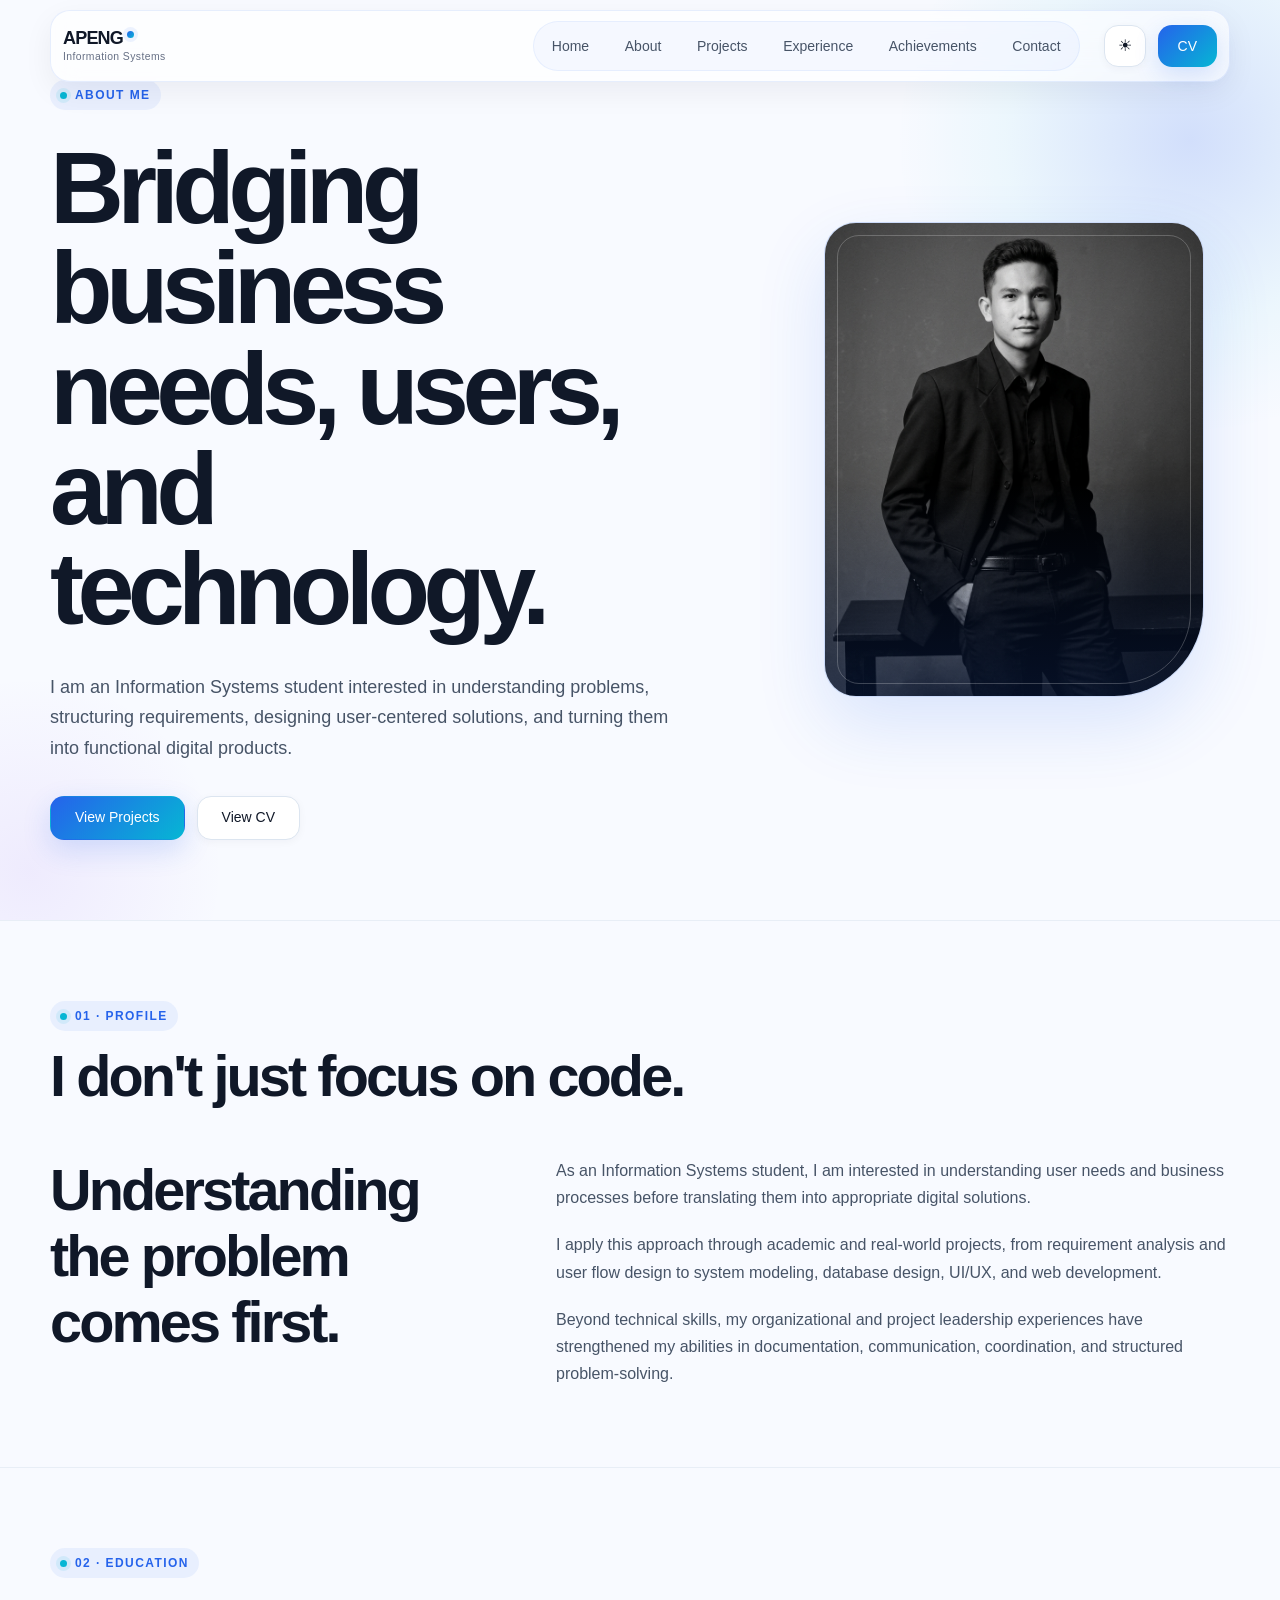
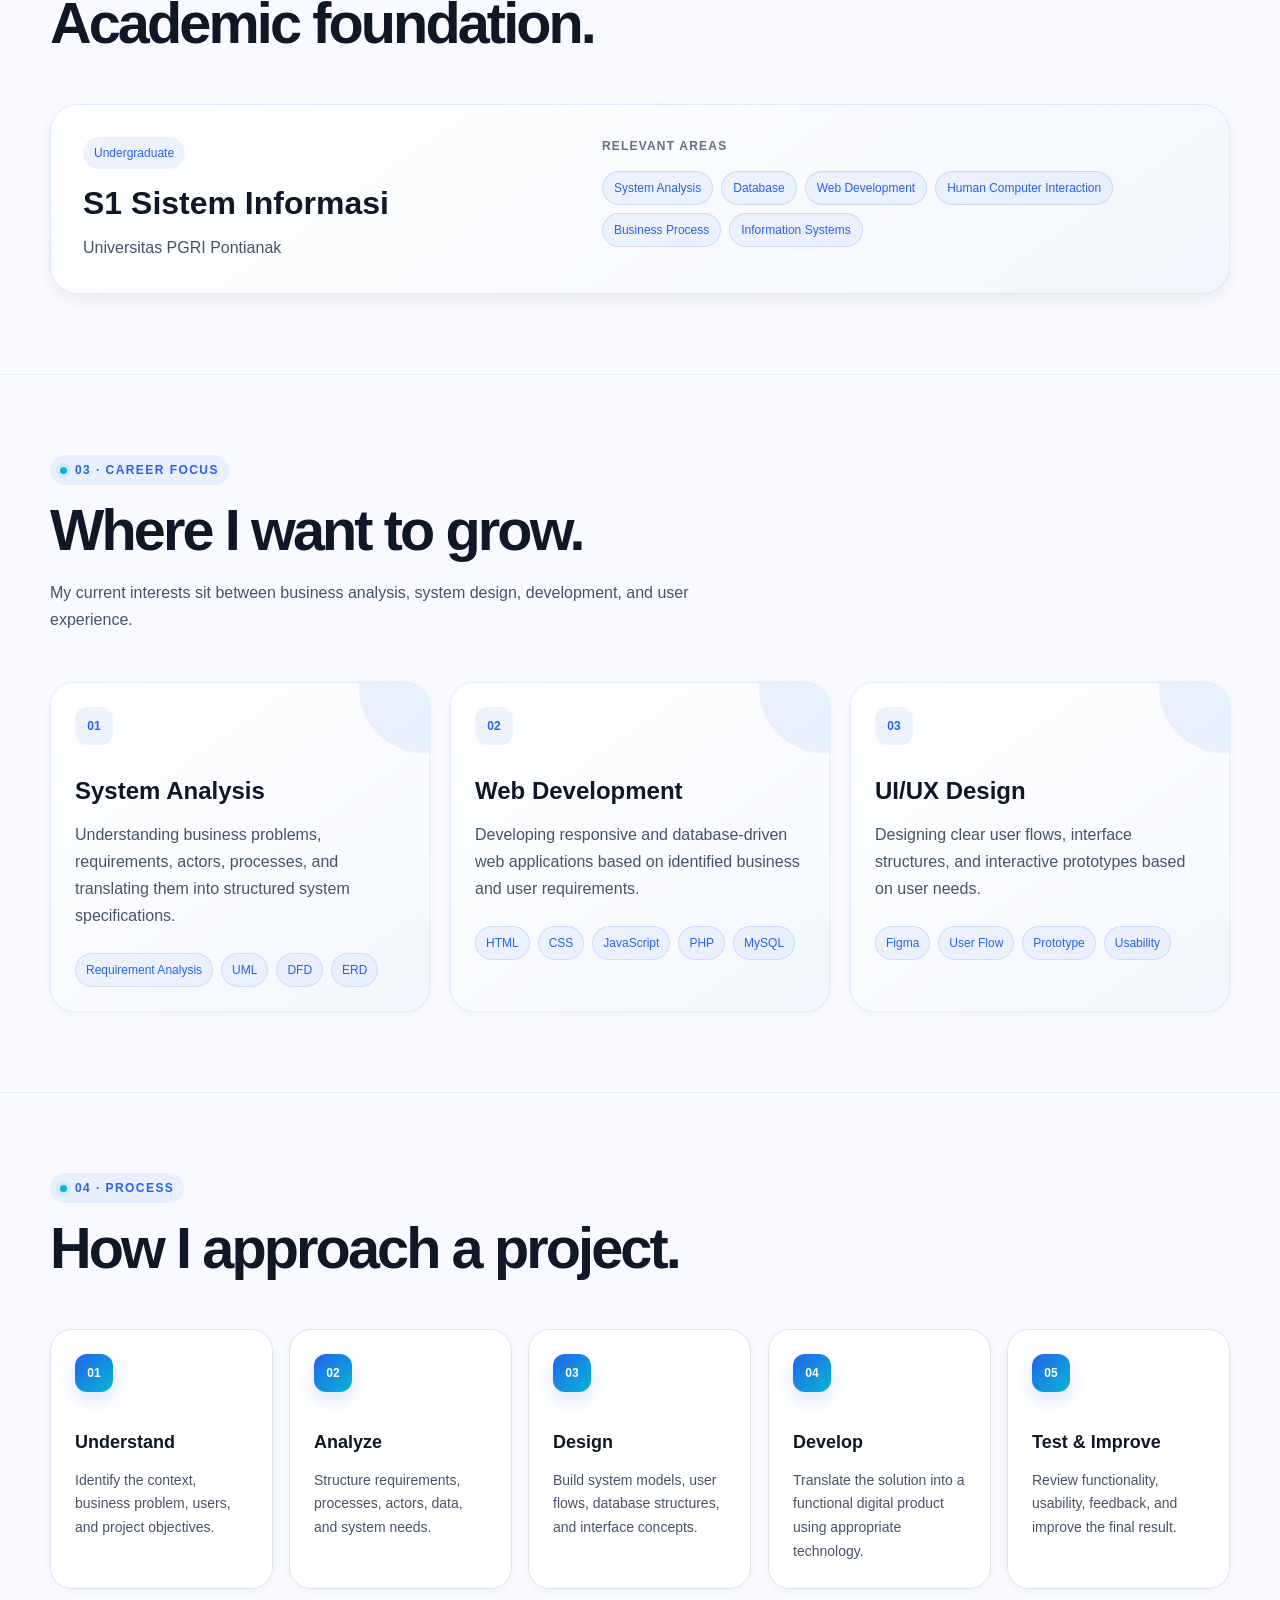
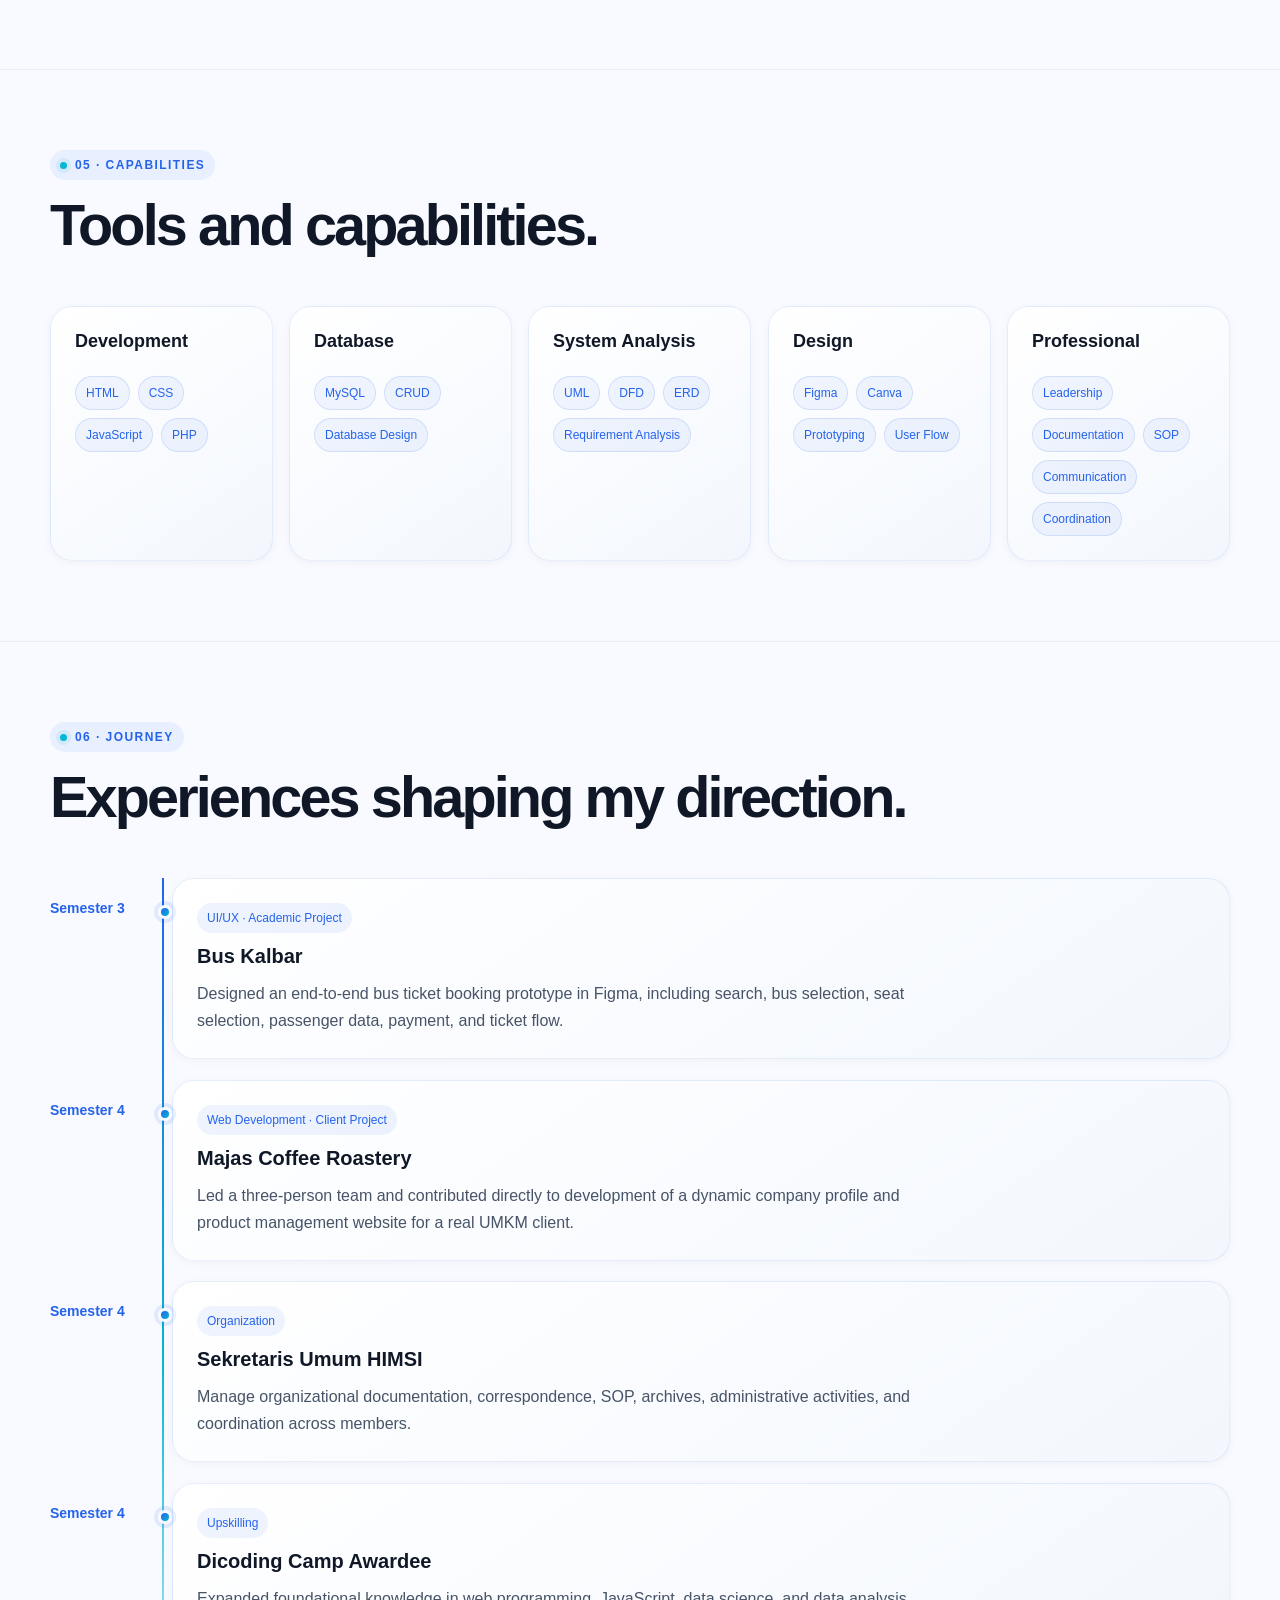
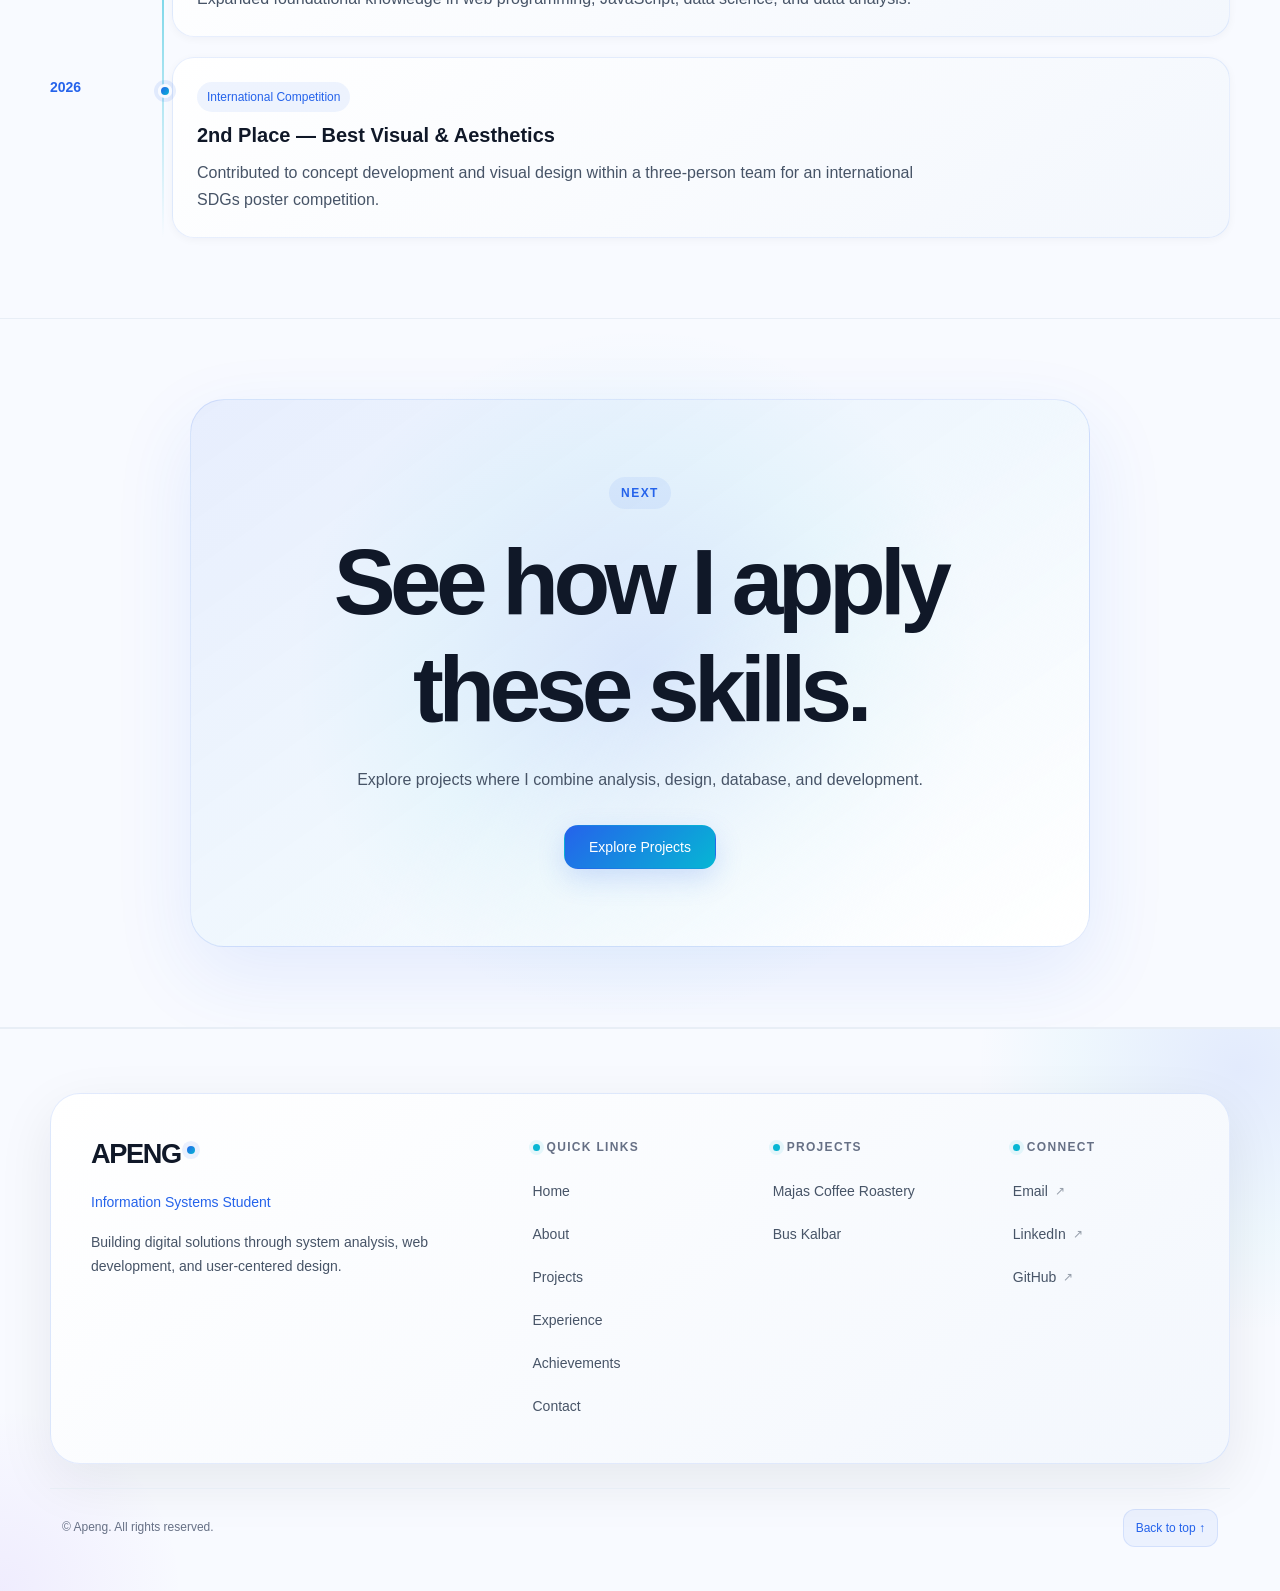
<file: about.html>
<!DOCTYPE html>
<html lang="id">

<head>

    <!-- =====================================================
        BASIC META
    ====================================================== -->

    <meta charset="UTF-8">

    <meta
        name="viewport"
        content="width=device-width, initial-scale=1.0"
    >

    <meta
        name="description"
        content="About Apeng, Information Systems Student focused on System Analysis, Web Development, UI/UX Design, and digital problem solving."
    >

    <meta
        name="author"
        content="Apeng"
    >


    <!-- =====================================================
        TITLE
    ====================================================== -->

    <title>
        About | Apeng Portfolio
    </title>


    <!-- =====================================================
        FAVICON
    ====================================================== -->

    <link
        rel="icon"
        href="assets/icons/favicon.svg"
        type="image/svg+xml"
    >


    <!-- =====================================================
        PREVENT THEME FLASH
    ====================================================== -->

    <script>
        (function () {

            const savedTheme =
                localStorage.getItem(
                    "portfolio-theme"
                );

            const systemDark =
                window.matchMedia(
                    "(prefers-color-scheme: dark)"
                ).matches;

            if (
                savedTheme === "dark" ||
                (!savedTheme && systemDark)
            ) {

                document.documentElement
                    .classList
                    .add("dark");

            }

        })();
    </script>


    <!-- =====================================================
        CSS
    ====================================================== -->

    <link
        rel="stylesheet"
        href="css/variables.css"
    >

    <link
        rel="stylesheet"
        href="css/theme.css"
    >

    <link
        rel="stylesheet"
        href="css/main.css"
    >

    <link
        rel="stylesheet"
        href="css/navbar.css"
    >

    <link
        rel="stylesheet"
        href="css/footer.css"
    >

    <link
        rel="stylesheet"
        href="css/pages/about.css"
    >

    <link
        rel="stylesheet"
        href="css/animations.css"
    >

    <link
        rel="stylesheet"
        href="css/responsive.css"
    >

</head>


<body>


    <!-- =====================================================
        NAVBAR
    ====================================================== -->

    <header
        id="navbar-container"
        class="site-header"
    >
    </header>



    <!-- =====================================================
        MAIN
    ====================================================== -->

    <main>


        <!-- =================================================
            ABOUT HERO
        ================================================== -->

        <section class="about-page-hero section">

            <div class="container">

                <div class="about-page-hero-grid">


                    <!-- CONTENT -->

                    <div class="about-page-hero-content">

                        <span class="section-number">
                            ABOUT ME
                        </span>

                        <h1>
                            Bridging business needs,
                            users, and technology.
                        </h1>

                        <p>
                            I am an Information Systems student
                            interested in understanding problems,
                            structuring requirements, designing
                            user-centered solutions, and turning
                            them into functional digital products.
                        </p>


                        <div class="about-page-actions">

                            <a
                                href="projects.html"
                                class="btn btn-primary"
                            >
                                View Projects
                            </a>

                            <a
                                href="assets/documents/cv.pdf"
                                class="btn btn-secondary"
                                target="_blank"
                                rel="noopener noreferrer"
                            >
                                View CV
                            </a>

                        </div>

                    </div>



                    <!-- IMAGE -->

                    <div class="about-page-hero-image">

                        <div class="about-page-photo">

                            <img
                                src="assets/images/profile/foto utama.jpg"
                                alt="Apeng - Information Systems Student"
                                loading="eager"
                            >

                        </div>

                    </div>

                </div>

            </div>

        </section>



        <!-- =================================================
            PROFILE OVERVIEW
        ================================================== -->

        <section class="profile-overview section">

            <div class="container">

                <div class="section-header reveal">

                    <span class="section-number">
                        01 · Profile
                    </span>

                    <h2 class="section-title">
                        I don't just focus on code.
                    </h2>

                </div>


                <div class="profile-overview-grid">


                    <div
                        class="profile-overview-title reveal reveal-left"
                    >

                        <h3>
                            Understanding the problem comes first.
                        </h3>

                    </div>


                    <div
                        class="profile-overview-content reveal reveal-right"
                    >

                        <p>
                            As an Information Systems student, I am interested
                            in understanding user needs and business processes
                            before translating them into appropriate digital
                            solutions.
                        </p>

                        <p>
                            I apply this approach through academic and real-world
                            projects, from requirement analysis and user flow design
                            to system modeling, database design, UI/UX,
                            and web development.
                        </p>

                        <p>
                            Beyond technical skills, my organizational and project
                            leadership experiences have strengthened my abilities
                            in documentation, communication, coordination,
                            and structured problem-solving.
                        </p>

                    </div>

                </div>

            </div>

        </section>



        <!-- =================================================
            EDUCATION
        ================================================== -->

        <section class="education section">

            <div class="container">

                <div class="section-header reveal">

                    <span class="section-number">
                        02 · Education
                    </span>

                    <h2 class="section-title">
                        Academic foundation.
                    </h2>

                </div>


                <article class="education-card reveal">

                    <div class="education-main">

                        <span class="education-period">
                            Undergraduate
                        </span>

                        <h3>
                            S1 Sistem Informasi
                        </h3>

                        <p>
                            Universitas PGRI Pontianak
                        </p>

                    </div>


                    <div class="education-focus">

                        <span>
                            Relevant Areas
                        </span>

                        <div class="education-tags">

                            <span>
                                System Analysis
                            </span>

                            <span>
                                Database
                            </span>

                            <span>
                                Web Development
                            </span>

                            <span>
                                Human Computer Interaction
                            </span>

                            <span>
                                Business Process
                            </span>

                            <span>
                                Information Systems
                            </span>

                        </div>

                    </div>

                </article>

            </div>

        </section>



        <!-- =================================================
            CAREER FOCUS
        ================================================== -->

        <section class="career-focus section">

            <div class="container">

                <div class="section-header reveal">

                    <span class="section-number">
                        03 · Career Focus
                    </span>

                    <h2 class="section-title">
                        Where I want to grow.
                    </h2>

                    <p class="section-description">
                        My current interests sit between business
                        analysis, system design, development,
                        and user experience.
                    </p>

                </div>


                <div class="career-focus-grid">


                    <!-- SYSTEM ANALYSIS -->

                    <article class="career-card reveal">

                        <span class="career-number">
                            01
                        </span>

                        <h3>
                            System Analysis
                        </h3>

                        <p>
                            Understanding business problems,
                            requirements, actors, processes,
                            and translating them into structured
                            system specifications.
                        </p>

                        <div class="career-tags">

                            <span>
                                Requirement Analysis
                            </span>

                            <span>
                                UML
                            </span>

                            <span>
                                DFD
                            </span>

                            <span>
                                ERD
                            </span>

                        </div>

                    </article>



                    <!-- WEB -->

                    <article class="career-card reveal">

                        <span class="career-number">
                            02
                        </span>

                        <h3>
                            Web Development
                        </h3>

                        <p>
                            Developing responsive and database-driven
                            web applications based on identified
                            business and user requirements.
                        </p>

                        <div class="career-tags">

                            <span>
                                HTML
                            </span>

                            <span>
                                CSS
                            </span>

                            <span>
                                JavaScript
                            </span>

                            <span>
                                PHP
                            </span>

                            <span>
                                MySQL
                            </span>

                        </div>

                    </article>



                    <!-- UI UX -->

                    <article class="career-card reveal">

                        <span class="career-number">
                            03
                        </span>

                        <h3>
                            UI/UX Design
                        </h3>

                        <p>
                            Designing clear user flows,
                            interface structures, and interactive
                            prototypes based on user needs.
                        </p>

                        <div class="career-tags">

                            <span>
                                Figma
                            </span>

                            <span>
                                User Flow
                            </span>

                            <span>
                                Prototype
                            </span>

                            <span>
                                Usability
                            </span>

                        </div>

                    </article>

                </div>

            </div>

        </section>



        <!-- =================================================
            HOW I WORK
        ================================================== -->

        <section class="work-process section">

            <div class="container">

                <div class="section-header reveal">

                    <span class="section-number">
                        04 · Process
                    </span>

                    <h2 class="section-title">
                        How I approach a project.
                    </h2>

                </div>


                <div class="work-process-grid">


                    <article class="process-card reveal">

                        <span class="process-number">
                            01
                        </span>

                        <h3>
                            Understand
                        </h3>

                        <p>
                            Identify the context, business problem,
                            users, and project objectives.
                        </p>

                    </article>


                    <article class="process-card reveal">

                        <span class="process-number">
                            02
                        </span>

                        <h3>
                            Analyze
                        </h3>

                        <p>
                            Structure requirements, processes,
                            actors, data, and system needs.
                        </p>

                    </article>


                    <article class="process-card reveal">

                        <span class="process-number">
                            03
                        </span>

                        <h3>
                            Design
                        </h3>

                        <p>
                            Build system models, user flows,
                            database structures, and interface concepts.
                        </p>

                    </article>


                    <article class="process-card reveal">

                        <span class="process-number">
                            04
                        </span>

                        <h3>
                            Develop
                        </h3>

                        <p>
                            Translate the solution into a functional
                            digital product using appropriate technology.
                        </p>

                    </article>


                    <article class="process-card reveal">

                        <span class="process-number">
                            05
                        </span>

                        <h3>
                            Test & Improve
                        </h3>

                        <p>
                            Review functionality, usability,
                            feedback, and improve the final result.
                        </p>

                    </article>

                </div>

            </div>

        </section>



        <!-- =================================================
            TOOLS & SKILLS
        ================================================== -->

        <section class="about-tools section">

            <div class="container">

                <div class="section-header reveal">

                    <span class="section-number">
                        05 · Capabilities
                    </span>

                    <h2 class="section-title">
                        Tools and capabilities.
                    </h2>

                </div>


                <div class="about-tools-grid">


                    <article class="about-tool-card reveal">

                        <h3>
                            Development
                        </h3>

                        <div class="about-tool-tags">

                            <span>HTML</span>
                            <span>CSS</span>
                            <span>JavaScript</span>
                            <span>PHP</span>

                        </div>

                    </article>


                    <article class="about-tool-card reveal">

                        <h3>
                            Database
                        </h3>

                        <div class="about-tool-tags">

                            <span>MySQL</span>
                            <span>CRUD</span>
                            <span>Database Design</span>

                        </div>

                    </article>


                    <article class="about-tool-card reveal">

                        <h3>
                            System Analysis
                        </h3>

                        <div class="about-tool-tags">

                            <span>UML</span>
                            <span>DFD</span>
                            <span>ERD</span>
                            <span>Requirement Analysis</span>

                        </div>

                    </article>


                    <article class="about-tool-card reveal">

                        <h3>
                            Design
                        </h3>

                        <div class="about-tool-tags">

                            <span>Figma</span>
                            <span>Canva</span>
                            <span>Prototyping</span>
                            <span>User Flow</span>

                        </div>

                    </article>


                    <article class="about-tool-card reveal">

                        <h3>
                            Professional
                        </h3>

                        <div class="about-tool-tags">

                            <span>Leadership</span>
                            <span>Documentation</span>
                            <span>SOP</span>
                            <span>Communication</span>
                            <span>Coordination</span>

                        </div>

                    </article>

                </div>

            </div>

        </section>



        <!-- =================================================
            JOURNEY
        ================================================== -->

        <section class="about-journey section">

            <div class="container">

                <div class="section-header reveal">

                    <span class="section-number">
                        06 · Journey
                    </span>

                    <h2 class="section-title">
                        Experiences shaping my direction.
                    </h2>

                </div>


                <div class="journey-list">


                    <!-- BUS KALBAR -->

                    <article class="journey-item reveal">

                        <div class="journey-year">
                            Semester 3
                        </div>

                        <div class="journey-content">

                            <span>
                                UI/UX · Academic Project
                            </span>

                            <h3>
                                Bus Kalbar
                            </h3>

                            <p>
                                Designed an end-to-end bus ticket
                                booking prototype in Figma, including
                                search, bus selection, seat selection,
                                passenger data, payment, and ticket flow.
                            </p>

                        </div>

                    </article>



                    <!-- MAJAS -->

                    <article class="journey-item reveal">

                        <div class="journey-year">
                            Semester 4
                        </div>

                        <div class="journey-content">

                            <span>
                                Web Development · Client Project
                            </span>

                            <h3>
                                Majas Coffee Roastery
                            </h3>

                            <p>
                                Led a three-person team and contributed
                                directly to development of a dynamic
                                company profile and product management
                                website for a real UMKM client.
                            </p>

                        </div>

                    </article>



                    <!-- HIMASI -->

                    <article class="journey-item reveal">

                        <div class="journey-year">
                            Semester 4
                        </div>

                        <div class="journey-content">

                            <span>
                                Organization
                            </span>

                            <h3>
                                Sekretaris Umum HIMSI
                            </h3>

                            <p>
                                Manage organizational documentation,
                                correspondence, SOP, archives,
                                administrative activities,
                                and coordination across members.
                            </p>

                        </div>

                    </article>



                    <!-- DICODING -->

                    <article class="journey-item reveal">

                        <div class="journey-year">
                            Semester 4
                        </div>

                        <div class="journey-content">

                            <span>
                                Upskilling
                            </span>

                            <h3>
                                Dicoding Camp Awardee
                            </h3>

                            <p>
                                Expanded foundational knowledge in
                                web programming, JavaScript,
                                data science, and data analysis.
                            </p>

                        </div>

                    </article>



                    <!-- SDGS -->

                    <article class="journey-item reveal">

                        <div class="journey-year">
                            2026
                        </div>

                        <div class="journey-content">

                            <span>
                                International Competition
                            </span>

                            <h3>
                                2nd Place —
                                Best Visual &amp; Aesthetics
                            </h3>

                            <p>
                                Contributed to concept development
                                and visual design within a three-person
                                team for an international SDGs
                                poster competition.
                            </p>

                        </div>

                    </article>

                </div>

            </div>

        </section>



        <!-- =================================================
            CTA
        ================================================== -->

        <section class="about-page-cta section">

            <div class="container">

                <div class="about-page-cta-content reveal">

                    <span>
                        NEXT
                    </span>

                    <h2>
                        See how I apply these skills.
                    </h2>

                    <p>
                        Explore projects where I combine
                        analysis, design, database,
                        and development.
                    </p>

                    <a
                        href="projects.html"
                        class="btn btn-primary"
                    >
                        Explore Projects
                    </a>

                </div>

            </div>

        </section>


    </main>



    <!-- =====================================================
        FOOTER
    ====================================================== -->

    <footer
        id="footer-container"
        class="site-footer"
    >
    </footer>



    <!-- =====================================================
        BACK TO TOP
    ====================================================== -->

    <button
        type="button"
        id="back-to-top"
        class="back-to-top"
        aria-label="Back to top"
    >
        ↑
    </button>



    <!-- =====================================================
        JAVASCRIPT
    ====================================================== -->

    <script
        src="js/components.js"
        defer
    ></script>

    <script
        src="js/main.js"
        defer
    ></script>

    <script
        src="js/theme.js"
        defer
    ></script>

    <script
        src="js/navbar.js"
        defer
    ></script>

    <script
        src="js/scroll-animation.js"
        defer
    ></script>

</body>

</html>
</file>
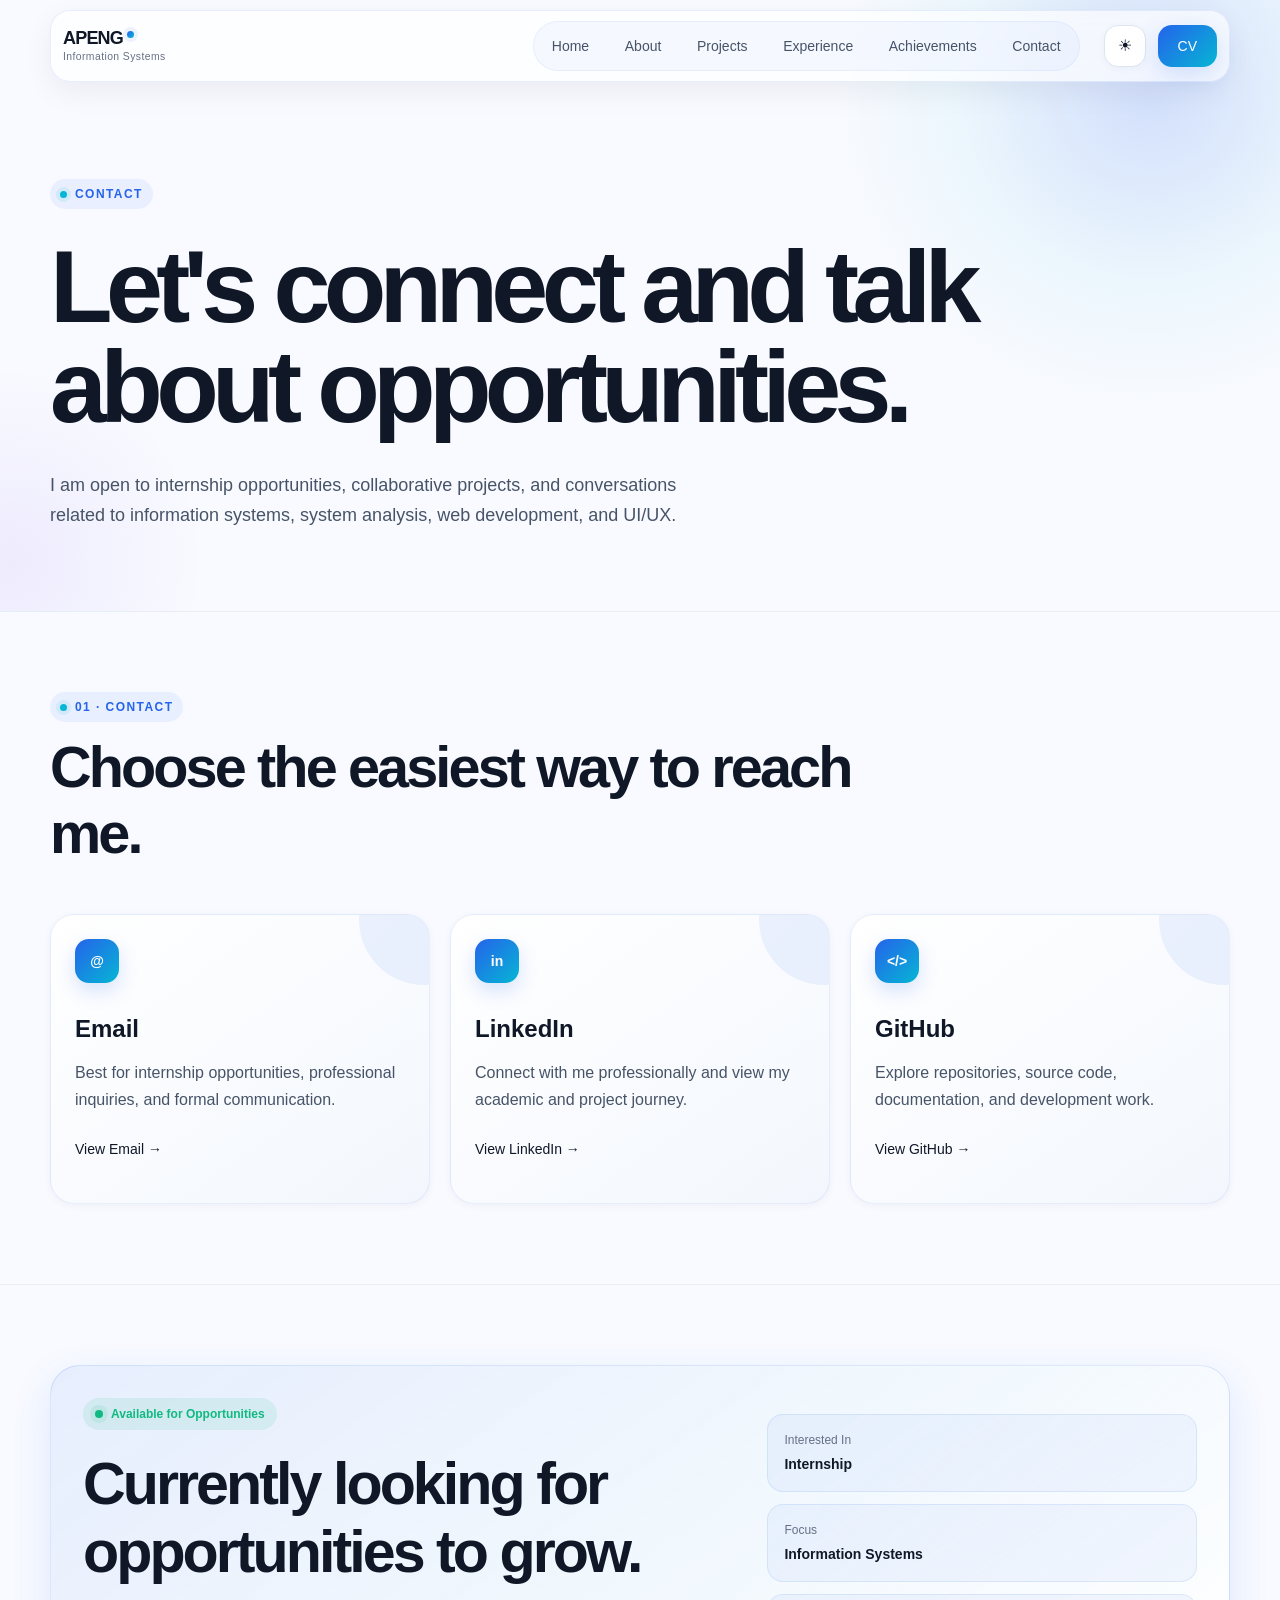
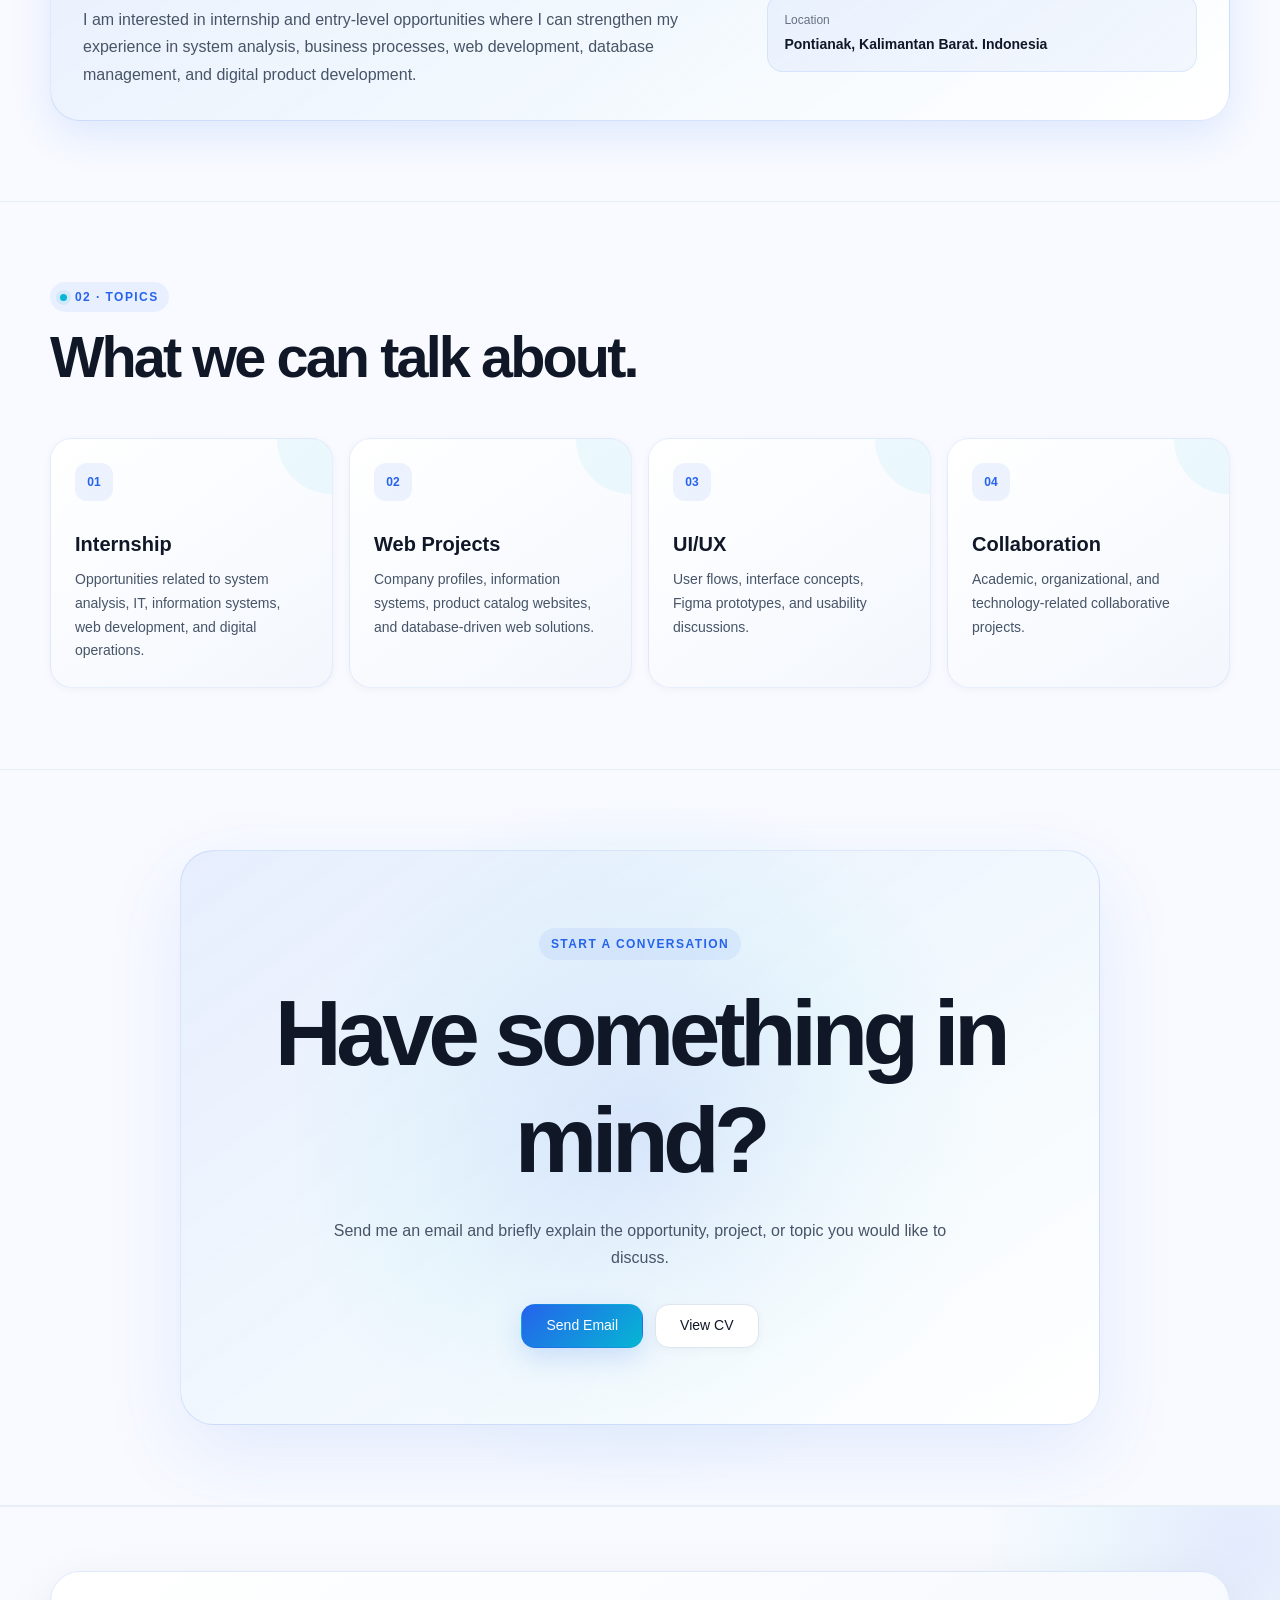
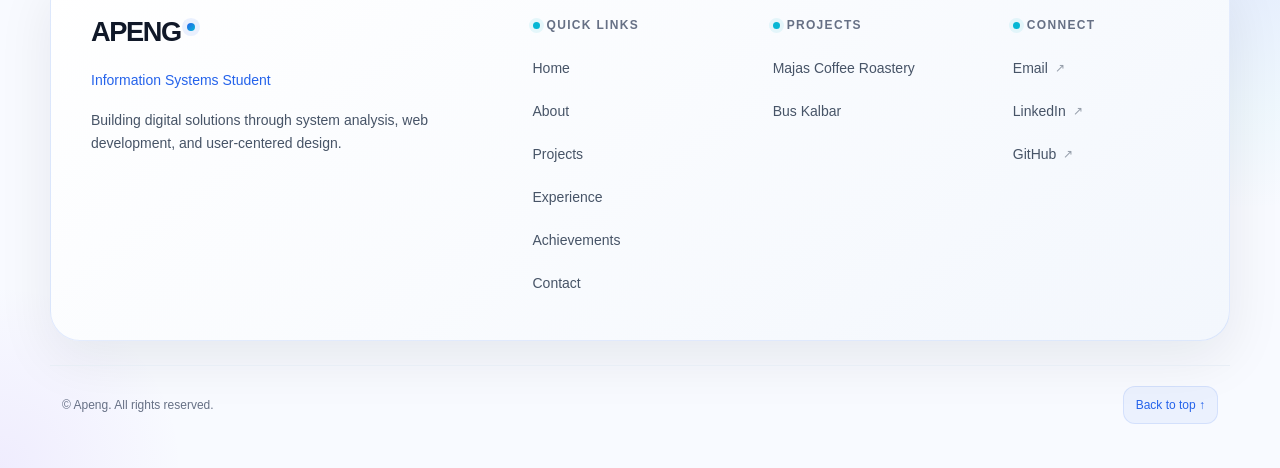
<file: contact.html>
<!DOCTYPE html>
<html lang="id">

<head>

    <meta charset="UTF-8">

    <meta
        name="viewport"
        content="width=device-width, initial-scale=1.0"
    >

    <meta
        name="description"
        content="Contact Apeng for internship opportunities, collaboration, and discussions related to information systems, system analysis, and web development."
    >

    <meta
        name="author"
        content="Apeng"
    >

    <title>
        Contact | Apeng Portfolio
    </title>

    <link
        rel="icon"
        href="assets/icons/favicon.svg"
        type="image/svg+xml"
    >


    <!-- Prevent theme flash -->
    <script>
        (function () {

            const savedTheme =
                localStorage.getItem(
                    "portfolio-theme"
                );

            const systemDark =
                window.matchMedia(
                    "(prefers-color-scheme: dark)"
                ).matches;

            if (
                savedTheme === "dark" ||
                (!savedTheme && systemDark)
            ) {
                document.documentElement
                    .classList
                    .add("dark");
            }

        })();
    </script>


    <!-- CSS -->

    <link
        rel="stylesheet"
        href="css/variables.css"
    >

    <link
        rel="stylesheet"
        href="css/theme.css"
    >

    <link
        rel="stylesheet"
        href="css/main.css"
    >

    <link
        rel="stylesheet"
        href="css/navbar.css"
    >

    <link
        rel="stylesheet"
        href="css/footer.css"
    >

    <link
        rel="stylesheet"
        href="css/pages/contact.css"
    >

    <link
        rel="stylesheet"
        href="css/animations.css"
    >

    <link
        rel="stylesheet"
        href="css/responsive.css"
    >

</head>


<body>

    <!-- NAVBAR -->

    <header
        id="navbar-container"
        class="site-header"
    >
    </header>


    <main>

        <!-- HERO -->

        <section class="contact-page-hero section">

            <div class="container">

                <div class="contact-page-hero-content">

                    <span class="section-number">
                        CONTACT
                    </span>

                    <h1>
                        Let's connect and talk about opportunities.
                    </h1>

                    <p>
                        I am open to internship opportunities,
                        collaborative projects, and conversations
                        related to information systems,
                        system analysis, web development, and UI/UX.
                    </p>

                </div>

            </div>

        </section>


        <!-- CONTACT OPTIONS -->

        <section class="contact-options section">

            <div class="container">

                <div class="section-header reveal">

                    <span class="section-number">
                        01 · Contact
                    </span>

                    <h2 class="section-title">
                        Choose the easiest way to reach me.
                    </h2>

                </div>


                <div class="contact-options-grid">

                    <!-- EMAIL -->

                    <article class="contact-option-card reveal">

                        <span class="contact-option-icon">
                            @
                        </span>

                        <h3>
                            Email
                        </h3>

                        <p>
                            Best for internship opportunities,
                            professional inquiries, and formal communication.
                        </p>

                        <a
                            href="mailto:burhanudinpmk@gmail.com"
                            class="text-link"
                        >
                            View Email →
                        </a>

                    </article>


                    <!-- LINKEDIN -->

                    <article class="contact-option-card reveal">

                        <span class="contact-option-icon">
                            in
                        </span>

                        <h3>
                            LinkedIn
                        </h3>

                        <p>
                            Connect with me professionally
                            and view my academic and project journey.
                        </p>

                        <a
                            href="#"
                            target="_blank"
                            rel="noopener noreferrer"
                            class="text-link"
                        >
                            View LinkedIn →
                        </a>

                    </article>


                    <!-- GITHUB -->

                    <article class="contact-option-card reveal">

                        <span class="contact-option-icon">
                            &lt;/&gt;
                        </span>

                        <h3>
                            GitHub
                        </h3>

                        <p>
                            Explore repositories, source code,
                            documentation, and development work.
                        </p>

                        <a
                            href="#"
                            target="_blank"
                            rel="noopener noreferrer"
                            class="text-link"
                        >
                            View GitHub →
                        </a>

                    </article>

                </div>

            </div>

        </section>


        <!-- AVAILABILITY -->

        <section class="contact-availability section">

            <div class="container">

                <div class="contact-availability-card reveal">

                    <div class="availability-content">

                        <span class="availability-status">
                            Available for Opportunities
                        </span>

                        <h2>
                            Currently looking for opportunities to grow.
                        </h2>

                        <p>
                            I am interested in internship and
                            entry-level opportunities where I can
                            strengthen my experience in system analysis,
                            business processes, web development,
                            database management, and digital product development.
                        </p>

                    </div>


                    <div class="availability-list">

                        <div>
                            <span>
                                Interested In
                            </span>

                            <strong>
                                Internship
                            </strong>
                        </div>

                        <div>
                            <span>
                                Focus
                            </span>

                            <strong>
                                Information Systems
                            </strong>
                        </div>

                        <div>
                            <span>
                                Location
                            </span>

                            <strong>
                                Pontianak, Kalimantan Barat. Indonesia
                            </strong>
                        </div>

                    </div>

                </div>

            </div>

        </section>


        <!-- DISCUSSION AREAS -->

        <section class="contact-topics section">

            <div class="container">

                <div class="section-header reveal">

                    <span class="section-number">
                        02 · Topics
                    </span>

                    <h2 class="section-title">
                        What we can talk about.
                    </h2>

                </div>


                <div class="contact-topics-grid">

                    <article class="contact-topic-card reveal">

                        <span>
                            01
                        </span>

                        <h3>
                            Internship
                        </h3>

                        <p>
                            Opportunities related to system analysis,
                            IT, information systems, web development,
                            and digital operations.
                        </p>

                    </article>


                    <article class="contact-topic-card reveal">

                        <span>
                            02
                        </span>

                        <h3>
                            Web Projects
                        </h3>

                        <p>
                            Company profiles, information systems,
                            product catalog websites,
                            and database-driven web solutions.
                        </p>

                    </article>


                    <article class="contact-topic-card reveal">

                        <span>
                            03
                        </span>

                        <h3>
                            UI/UX
                        </h3>

                        <p>
                            User flows, interface concepts,
                            Figma prototypes, and usability discussions.
                        </p>

                    </article>


                    <article class="contact-topic-card reveal">

                        <span>
                            04
                        </span>

                        <h3>
                            Collaboration
                        </h3>

                        <p>
                            Academic, organizational,
                            and technology-related collaborative projects.
                        </p>

                    </article>

                </div>

            </div>

        </section>


        <!-- DIRECT CTA -->

        <section class="contact-direct section">

            <div class="container">

                <div class="contact-direct-content reveal">

                    <span>
                        START A CONVERSATION
                    </span>

                    <h2>
                        Have something in mind?
                    </h2>

                    <p>
                        Send me an email and briefly explain
                        the opportunity, project, or topic
                        you would like to discuss.
                    </p>

                    <div class="contact-direct-actions">

                        <a
                            href="mailto:emailkamu@example.com"
                            class="btn btn-primary"
                        >
                            Send Email
                        </a>

                        <a
                            href="assets/documents/cv.pdf"
                            class="btn btn-secondary"
                            target="_blank"
                            rel="noopener noreferrer"
                        >
                            View CV
                        </a>

                    </div>

                </div>

            </div>

        </section>

    </main>


    <!-- FOOTER -->

    <footer
        id="footer-container"
        class="site-footer"
    >
    </footer>


    <!-- BACK TO TOP -->

    <button
        type="button"
        id="back-to-top"
        class="back-to-top"
        aria-label="Back to top"
    >
        ↑
    </button>


    <!-- JAVASCRIPT -->

    <script
        src="js/components.js"
        defer
    ></script>

    <script
        src="js/main.js"
        defer
    ></script>

    <script
        src="js/theme.js"
        defer
    ></script>

    <script
        src="js/navbar.js"
        defer
    ></script>

    <script
        src="js/scroll-animation.js"
        defer
    ></script>

</body>

</html>
</file>
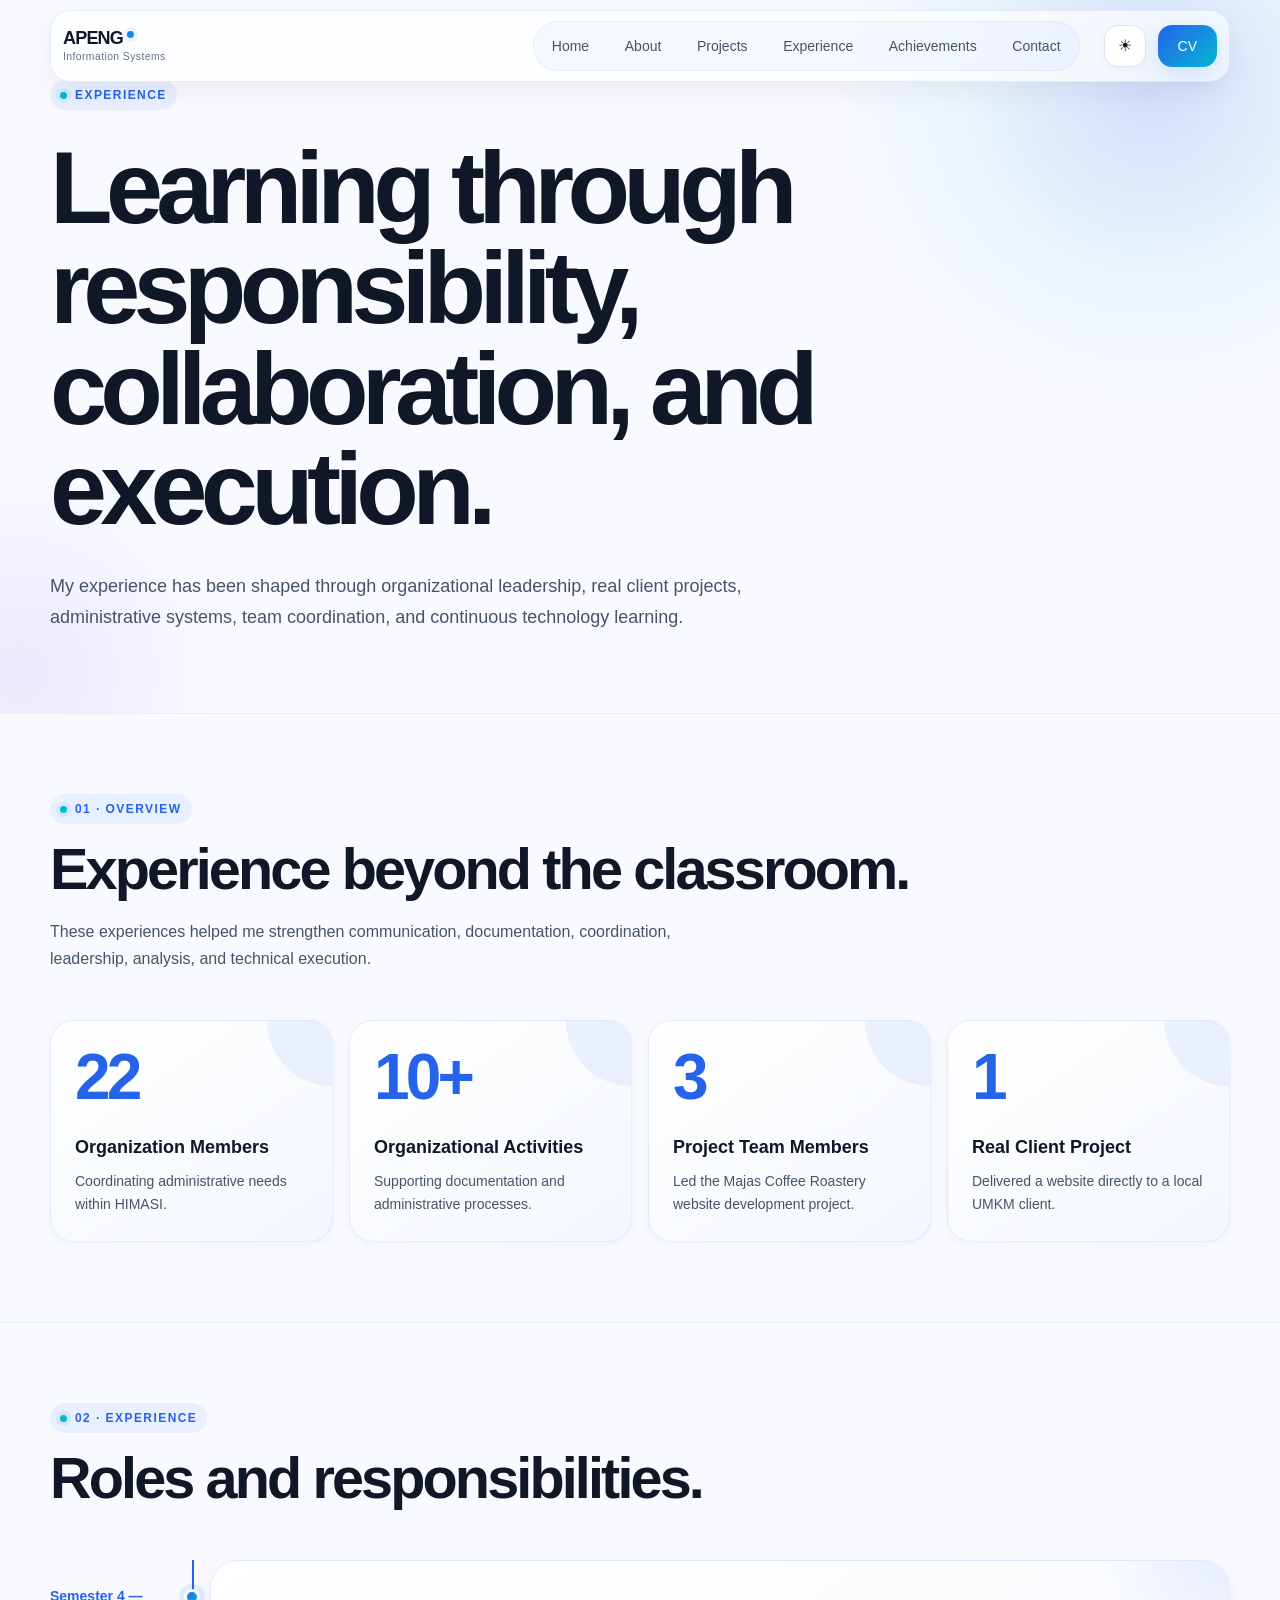
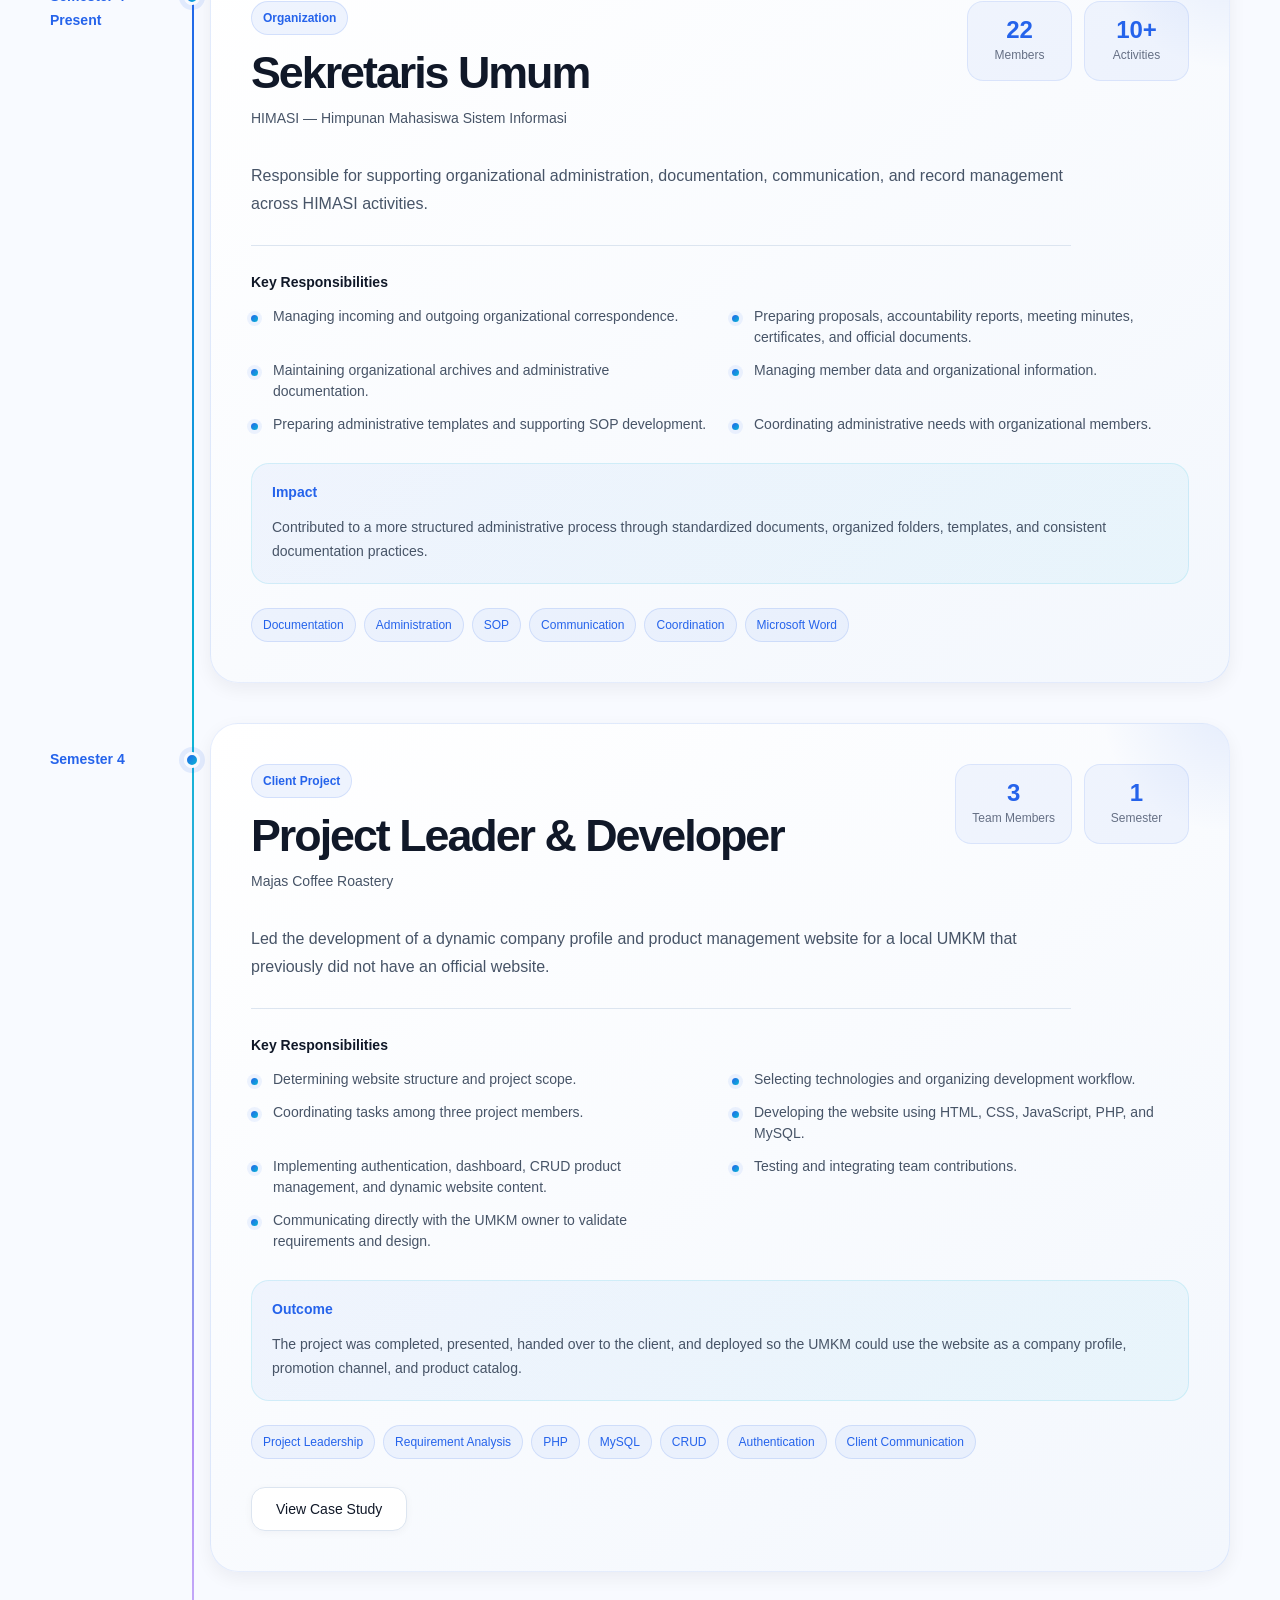
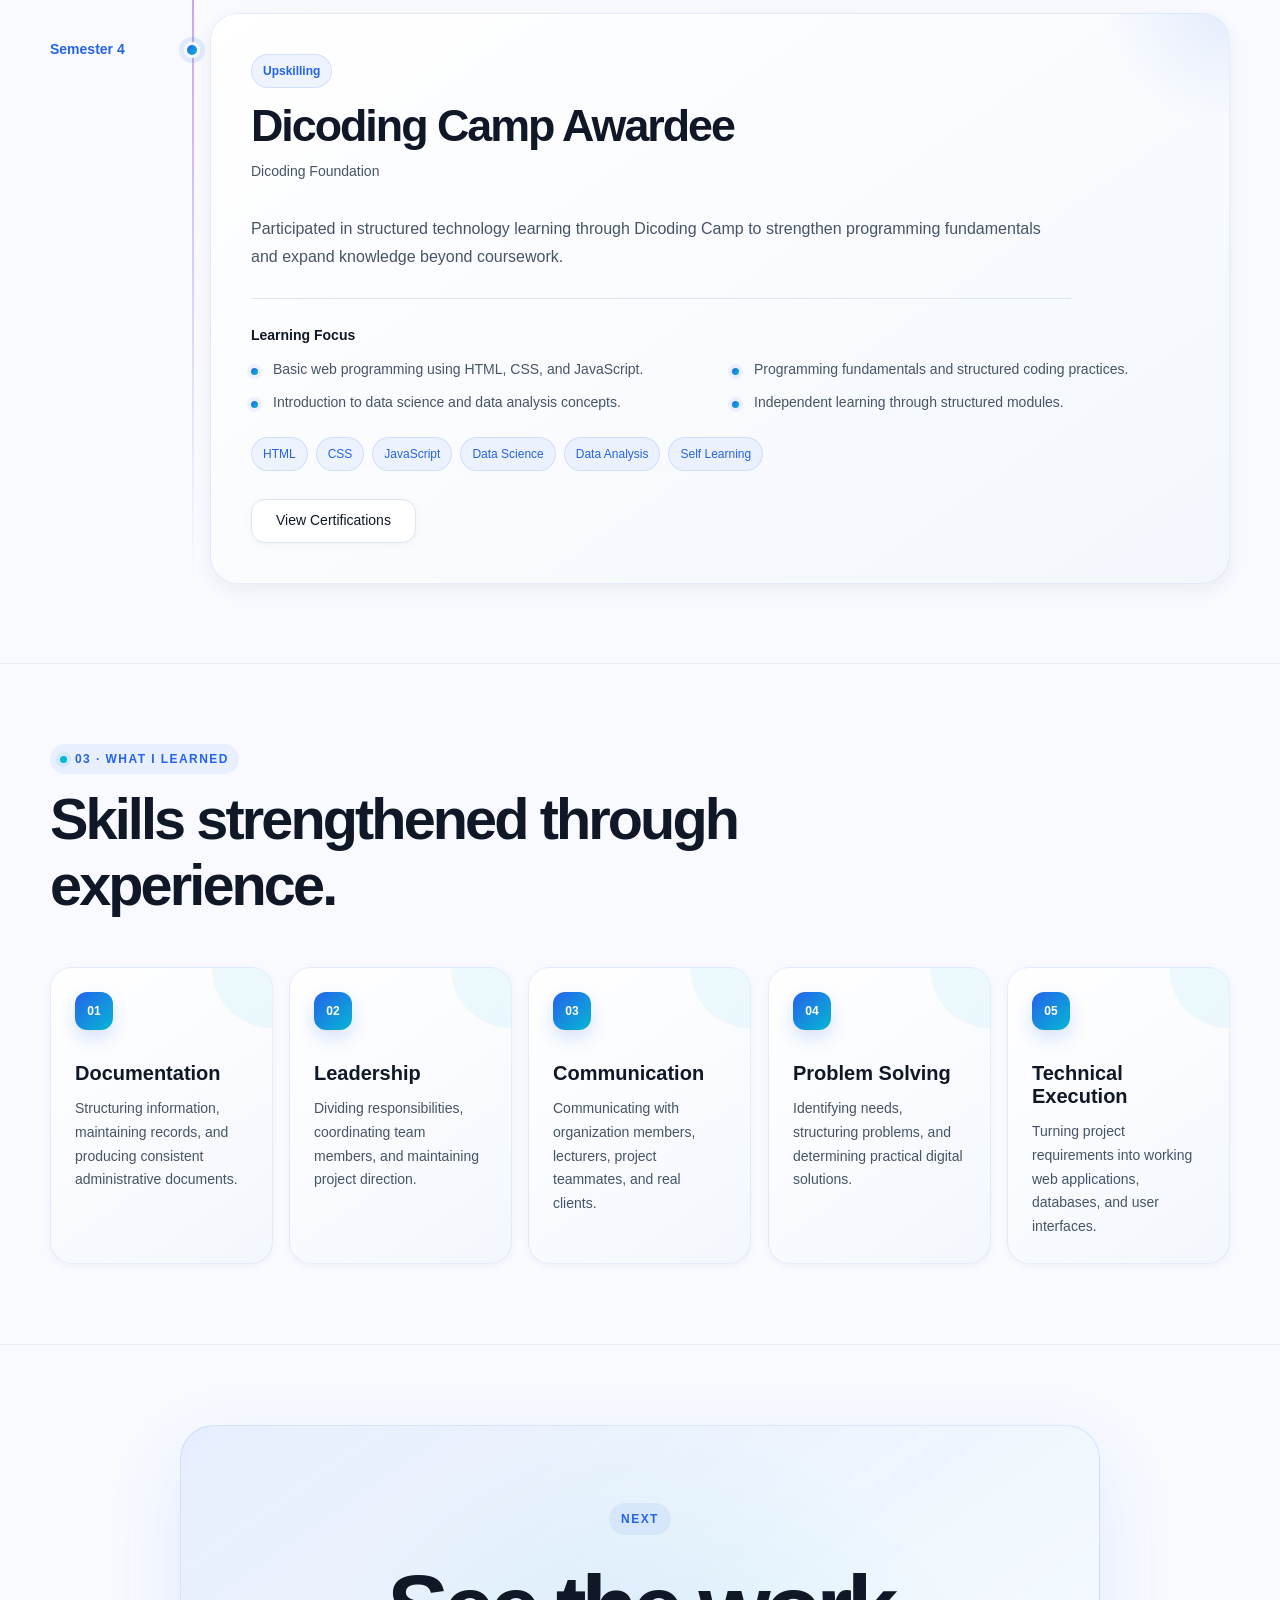
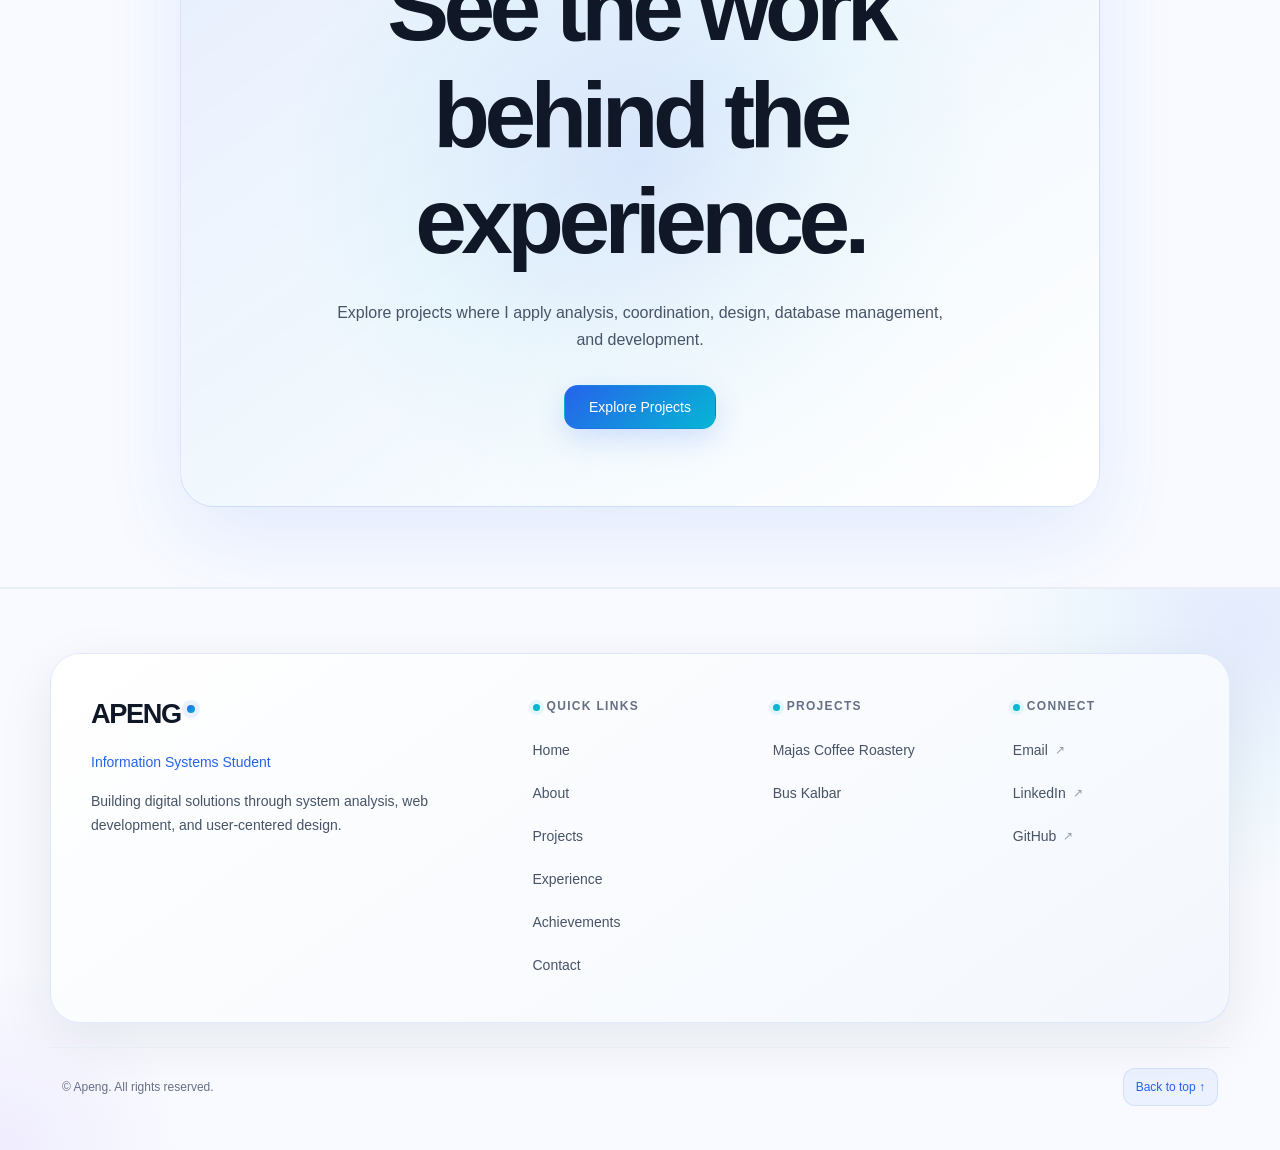
<file: experience.html>
<!DOCTYPE html>
<html lang="id">

<head>

    <meta charset="UTF-8">

    <meta
        name="viewport"
        content="width=device-width, initial-scale=1.0"
    >

    <meta
        name="description"
        content="Experience of Apeng, Information Systems Student with organizational leadership, real client projects, documentation management, and technology upskilling."
    >

    <meta
        name="author"
        content="Apeng"
    >

    <title>
        Experience | Apeng Portfolio
    </title>


    <!-- =====================================================
        FAVICON
    ====================================================== -->

    <link
        rel="icon"
        href="assets/icons/favicon.svg"
        type="image/svg+xml"
    >


    <!-- =====================================================
        PREVENT THEME FLASH
    ====================================================== -->

    <script>
        (function () {

            const savedTheme =
                localStorage.getItem(
                    "portfolio-theme"
                );

            const systemDark =
                window.matchMedia(
                    "(prefers-color-scheme: dark)"
                ).matches;

            if (
                savedTheme === "dark" ||
                (!savedTheme && systemDark)
            ) {

                document.documentElement
                    .classList
                    .add("dark");

            }

        })();
    </script>


    <!-- =====================================================
        CSS
    ====================================================== -->

    <link
        rel="stylesheet"
        href="css/variables.css"
    >

    <link
        rel="stylesheet"
        href="css/theme.css"
    >

    <link
        rel="stylesheet"
        href="css/main.css"
    >

    <link
        rel="stylesheet"
        href="css/navbar.css"
    >

    <link
        rel="stylesheet"
        href="css/footer.css"
    >

    <link
        rel="stylesheet"
        href="css/pages/experience.css"
    >

    <link
        rel="stylesheet"
        href="css/animations.css"
    >

    <link
        rel="stylesheet"
        href="css/responsive.css"
    >

</head>


<body>


    <!-- =====================================================
        NAVBAR
    ====================================================== -->

    <header
        id="navbar-container"
        class="site-header"
    >
    </header>



    <!-- =====================================================
        MAIN CONTENT
    ====================================================== -->

    <main>


        <!-- =================================================
            EXPERIENCE HERO
        ================================================== -->

        <section class="experience-page-hero section">

            <div class="container">

                <div class="experience-page-hero-content">

                    <span class="section-number">
                        EXPERIENCE
                    </span>

                    <h1>
                        Learning through responsibility,
                        collaboration, and execution.
                    </h1>

                    <p>
                        My experience has been shaped through
                        organizational leadership, real client projects,
                        administrative systems, team coordination,
                        and continuous technology learning.
                    </p>

                </div>

            </div>

        </section>



        <!-- =================================================
            EXPERIENCE SUMMARY
        ================================================== -->

        <section class="experience-summary section">

            <div class="container">

                <div class="section-header reveal">

                    <span class="section-number">
                        01 · Overview
                    </span>

                    <h2 class="section-title">
                        Experience beyond the classroom.
                    </h2>

                    <p class="section-description">
                        These experiences helped me strengthen
                        communication, documentation, coordination,
                        leadership, analysis, and technical execution.
                    </p>

                </div>


                <div class="experience-summary-grid">

                    <article class="experience-summary-card reveal">

                        <span class="experience-summary-number">
                            22
                        </span>

                        <h3>
                            Organization Members
                        </h3>

                        <p>
                            Coordinating administrative needs
                            within HIMASI.
                        </p>

                    </article>


                    <article class="experience-summary-card reveal">

                        <span class="experience-summary-number">
                            10+
                        </span>

                        <h3>
                            Organizational Activities
                        </h3>

                        <p>
                            Supporting documentation and
                            administrative processes.
                        </p>

                    </article>


                    <article class="experience-summary-card reveal">

                        <span class="experience-summary-number">
                            3
                        </span>

                        <h3>
                            Project Team Members
                        </h3>

                        <p>
                            Led the Majas Coffee Roastery
                            website development project.
                        </p>

                    </article>


                    <article class="experience-summary-card reveal">

                        <span class="experience-summary-number">
                            1
                        </span>

                        <h3>
                            Real Client Project
                        </h3>

                        <p>
                            Delivered a website directly
                            to a local UMKM client.
                        </p>

                    </article>

                </div>

            </div>

        </section>



        <!-- =================================================
            MAIN EXPERIENCE TIMELINE
        ================================================== -->

        <section class="experience-history section">

            <div class="container">

                <div class="section-header reveal">

                    <span class="section-number">
                        02 · Experience
                    </span>

                    <h2 class="section-title">
                        Roles and responsibilities.
                    </h2>

                </div>


                <div class="experience-history-list">


                    <!-- =====================================
                        HIMASI
                    ====================================== -->

                    <article class="experience-history-item reveal">

                        <div class="experience-history-period">

                            <span>
                                Semester 4 — Present
                            </span>

                        </div>


                        <div class="experience-history-card">

                            <div class="experience-history-header">

                                <div>

                                    <span class="experience-type">
                                        Organization
                                    </span>

                                    <h3>
                                        Sekretaris Umum
                                    </h3>

                                    <p class="experience-company">
                                        HIMASI —
                                        Himpunan Mahasiswa Sistem Informasi
                                    </p>

                                </div>


                                <div class="experience-history-stats">

                                    <div>
                                        <strong>22</strong>
                                        <span>Members</span>
                                    </div>

                                    <div>
                                        <strong>10+</strong>
                                        <span>Activities</span>
                                    </div>

                                </div>

                            </div>


                            <div class="experience-history-description">

                                <p>
                                    Responsible for supporting
                                    organizational administration,
                                    documentation, communication,
                                    and record management across
                                    HIMASI activities.
                                </p>

                            </div>


                            <div class="experience-responsibilities">

                                <h4>
                                    Key Responsibilities
                                </h4>

                                <ul>

                                    <li>
                                        Managing incoming and outgoing
                                        organizational correspondence.
                                    </li>

                                    <li>
                                        Preparing proposals,
                                        accountability reports,
                                        meeting minutes, certificates,
                                        and official documents.
                                    </li>

                                    <li>
                                        Maintaining organizational archives
                                        and administrative documentation.
                                    </li>

                                    <li>
                                        Managing member data and
                                        organizational information.
                                    </li>

                                    <li>
                                        Preparing administrative templates
                                        and supporting SOP development.
                                    </li>

                                    <li>
                                        Coordinating administrative needs
                                        with organizational members.
                                    </li>

                                </ul>

                            </div>


                            <div class="experience-impact">

                                <h4>
                                    Impact
                                </h4>

                                <p>
                                    Contributed to a more structured
                                    administrative process through
                                    standardized documents, organized
                                    folders, templates, and consistent
                                    documentation practices.
                                </p>

                            </div>


                            <div class="experience-tags">

                                <span>
                                    Documentation
                                </span>

                                <span>
                                    Administration
                                </span>

                                <span>
                                    SOP
                                </span>

                                <span>
                                    Communication
                                </span>

                                <span>
                                    Coordination
                                </span>

                                <span>
                                    Microsoft Word
                                </span>

                            </div>

                        </div>

                    </article>



                    <!-- =====================================
                        MAJAS COFFEE
                    ====================================== -->

                    <article class="experience-history-item reveal">

                        <div class="experience-history-period">

                            <span>
                                Semester 4
                            </span>

                        </div>


                        <div class="experience-history-card">

                            <div class="experience-history-header">

                                <div>

                                    <span class="experience-type">
                                        Client Project
                                    </span>

                                    <h3>
                                        Project Leader & Developer
                                    </h3>

                                    <p class="experience-company">
                                        Majas Coffee Roastery
                                    </p>

                                </div>


                                <div class="experience-history-stats">

                                    <div>
                                        <strong>3</strong>
                                        <span>Team Members</span>
                                    </div>

                                    <div>
                                        <strong>1</strong>
                                        <span>Semester</span>
                                    </div>

                                </div>

                            </div>


                            <div class="experience-history-description">

                                <p>
                                    Led the development of a dynamic
                                    company profile and product management
                                    website for a local UMKM that previously
                                    did not have an official website.
                                </p>

                            </div>


                            <div class="experience-responsibilities">

                                <h4>
                                    Key Responsibilities
                                </h4>

                                <ul>

                                    <li>
                                        Determining website structure
                                        and project scope.
                                    </li>

                                    <li>
                                        Selecting technologies and
                                        organizing development workflow.
                                    </li>

                                    <li>
                                        Coordinating tasks among
                                        three project members.
                                    </li>

                                    <li>
                                        Developing the website using
                                        HTML, CSS, JavaScript, PHP,
                                        and MySQL.
                                    </li>

                                    <li>
                                        Implementing authentication,
                                        dashboard, CRUD product management,
                                        and dynamic website content.
                                    </li>

                                    <li>
                                        Testing and integrating
                                        team contributions.
                                    </li>

                                    <li>
                                        Communicating directly with
                                        the UMKM owner to validate
                                        requirements and design.
                                    </li>

                                </ul>

                            </div>


                            <div class="experience-impact">

                                <h4>
                                    Outcome
                                </h4>

                                <p>
                                    The project was completed,
                                    presented, handed over to the client,
                                    and deployed so the UMKM could
                                    use the website as a company profile,
                                    promotion channel, and product catalog.
                                </p>

                            </div>


                            <div class="experience-tags">

                                <span>
                                    Project Leadership
                                </span>

                                <span>
                                    Requirement Analysis
                                </span>

                                <span>
                                    PHP
                                </span>

                                <span>
                                    MySQL
                                </span>

                                <span>
                                    CRUD
                                </span>

                                <span>
                                    Authentication
                                </span>

                                <span>
                                    Client Communication
                                </span>

                            </div>


                            <div class="experience-actions">

                                <a
                                    href="projects/majas-coffee-roastery.html"
                                    class="btn btn-secondary"
                                >
                                    View Case Study
                                </a>

                            </div>

                        </div>

                    </article>



                    <!-- =====================================
                        DICODING
                    ====================================== -->

                    <article class="experience-history-item reveal">

                        <div class="experience-history-period">

                            <span>
                                Semester 4
                            </span>

                        </div>


                        <div class="experience-history-card">

                            <div class="experience-history-header">

                                <div>

                                    <span class="experience-type">
                                        Upskilling
                                    </span>

                                    <h3>
                                        Dicoding Camp Awardee
                                    </h3>

                                    <p class="experience-company">
                                        Dicoding Foundation
                                    </p>

                                </div>

                            </div>


                            <div class="experience-history-description">

                                <p>
                                    Participated in structured
                                    technology learning through
                                    Dicoding Camp to strengthen
                                    programming fundamentals and
                                    expand knowledge beyond coursework.
                                </p>

                            </div>


                            <div class="experience-responsibilities">

                                <h4>
                                    Learning Focus
                                </h4>

                                <ul>

                                    <li>
                                        Basic web programming
                                        using HTML, CSS, and JavaScript.
                                    </li>

                                    <li>
                                        Programming fundamentals
                                        and structured coding practices.
                                    </li>

                                    <li>
                                        Introduction to data science
                                        and data analysis concepts.
                                    </li>

                                    <li>
                                        Independent learning
                                        through structured modules.
                                    </li>

                                </ul>

                            </div>


                            <div class="experience-tags">

                                <span>
                                    HTML
                                </span>

                                <span>
                                    CSS
                                </span>

                                <span>
                                    JavaScript
                                </span>

                                <span>
                                    Data Science
                                </span>

                                <span>
                                    Data Analysis
                                </span>

                                <span>
                                    Self Learning
                                </span>

                            </div>


                            <div class="experience-actions">

                                <a
                                    href="index.html#achievements"
                                    class="btn btn-secondary"
                                >
                                    View Certifications
                                </a>

                            </div>

                        </div>

                    </article>

                </div>

            </div>

        </section>



        <!-- =================================================
            SKILLS GAINED
        ================================================== -->

        <section class="experience-learning section">

            <div class="container">

                <div class="section-header reveal">

                    <span class="section-number">
                        03 · What I Learned
                    </span>

                    <h2 class="section-title">
                        Skills strengthened through experience.
                    </h2>

                </div>


                <div class="experience-learning-grid">


                    <article class="experience-learning-card reveal">

                        <span>
                            01
                        </span>

                        <h3>
                            Documentation
                        </h3>

                        <p>
                            Structuring information,
                            maintaining records,
                            and producing consistent
                            administrative documents.
                        </p>

                    </article>


                    <article class="experience-learning-card reveal">

                        <span>
                            02
                        </span>

                        <h3>
                            Leadership
                        </h3>

                        <p>
                            Dividing responsibilities,
                            coordinating team members,
                            and maintaining project direction.
                        </p>

                    </article>


                    <article class="experience-learning-card reveal">

                        <span>
                            03
                        </span>

                        <h3>
                            Communication
                        </h3>

                        <p>
                            Communicating with organization members,
                            lecturers, project teammates,
                            and real clients.
                        </p>

                    </article>


                    <article class="experience-learning-card reveal">

                        <span>
                            04
                        </span>

                        <h3>
                            Problem Solving
                        </h3>

                        <p>
                            Identifying needs,
                            structuring problems,
                            and determining practical
                            digital solutions.
                        </p>

                    </article>


                    <article class="experience-learning-card reveal">

                        <span>
                            05
                        </span>

                        <h3>
                            Technical Execution
                        </h3>

                        <p>
                            Turning project requirements
                            into working web applications,
                            databases, and user interfaces.
                        </p>

                    </article>

                </div>

            </div>

        </section>



        <!-- =================================================
            CTA
        ================================================== -->

        <section class="experience-page-cta section">

            <div class="container">

                <div class="experience-page-cta-content reveal">

                    <span>
                        NEXT
                    </span>

                    <h2>
                        See the work behind the experience.
                    </h2>

                    <p>
                        Explore projects where I apply
                        analysis, coordination, design,
                        database management, and development.
                    </p>

                    <a
                        href="projects.html"
                        class="btn btn-primary"
                    >
                        Explore Projects
                    </a>

                </div>

            </div>

        </section>

    </main>



    <!-- =====================================================
        FOOTER
    ====================================================== -->

    <footer
        id="footer-container"
        class="site-footer"
    >
    </footer>



    <!-- =====================================================
        BACK TO TOP
    ====================================================== -->

    <button
        type="button"
        id="back-to-top"
        class="back-to-top"
        aria-label="Back to top"
    >
        ↑
    </button>



    <!-- =====================================================
        JAVASCRIPT
    ====================================================== -->

    <script
        src="js/components.js"
        defer
    ></script>

    <script
        src="js/main.js"
        defer
    ></script>

    <script
        src="js/theme.js"
        defer
    ></script>

    <script
        src="js/navbar.js"
        defer
    ></script>

    <script
        src="js/scroll-animation.js"
        defer
    ></script>

</body>

</html>
</file>
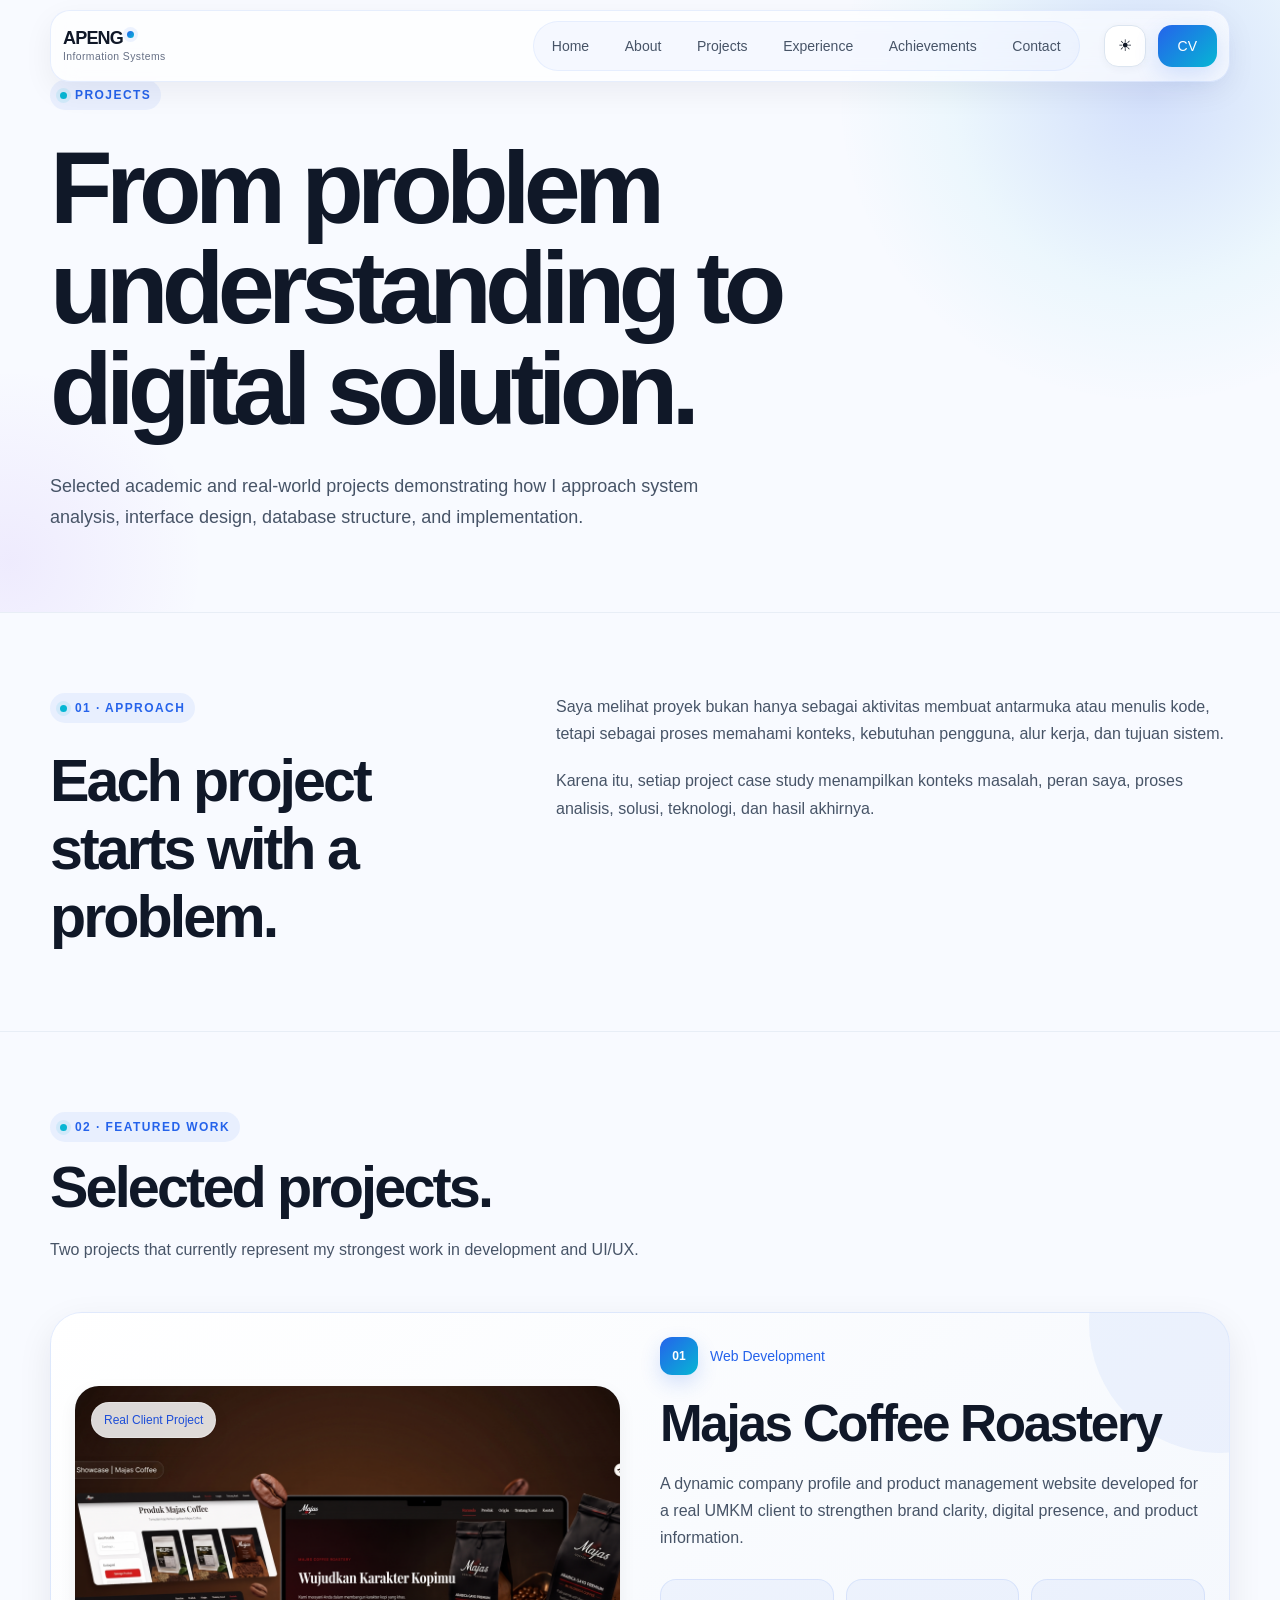
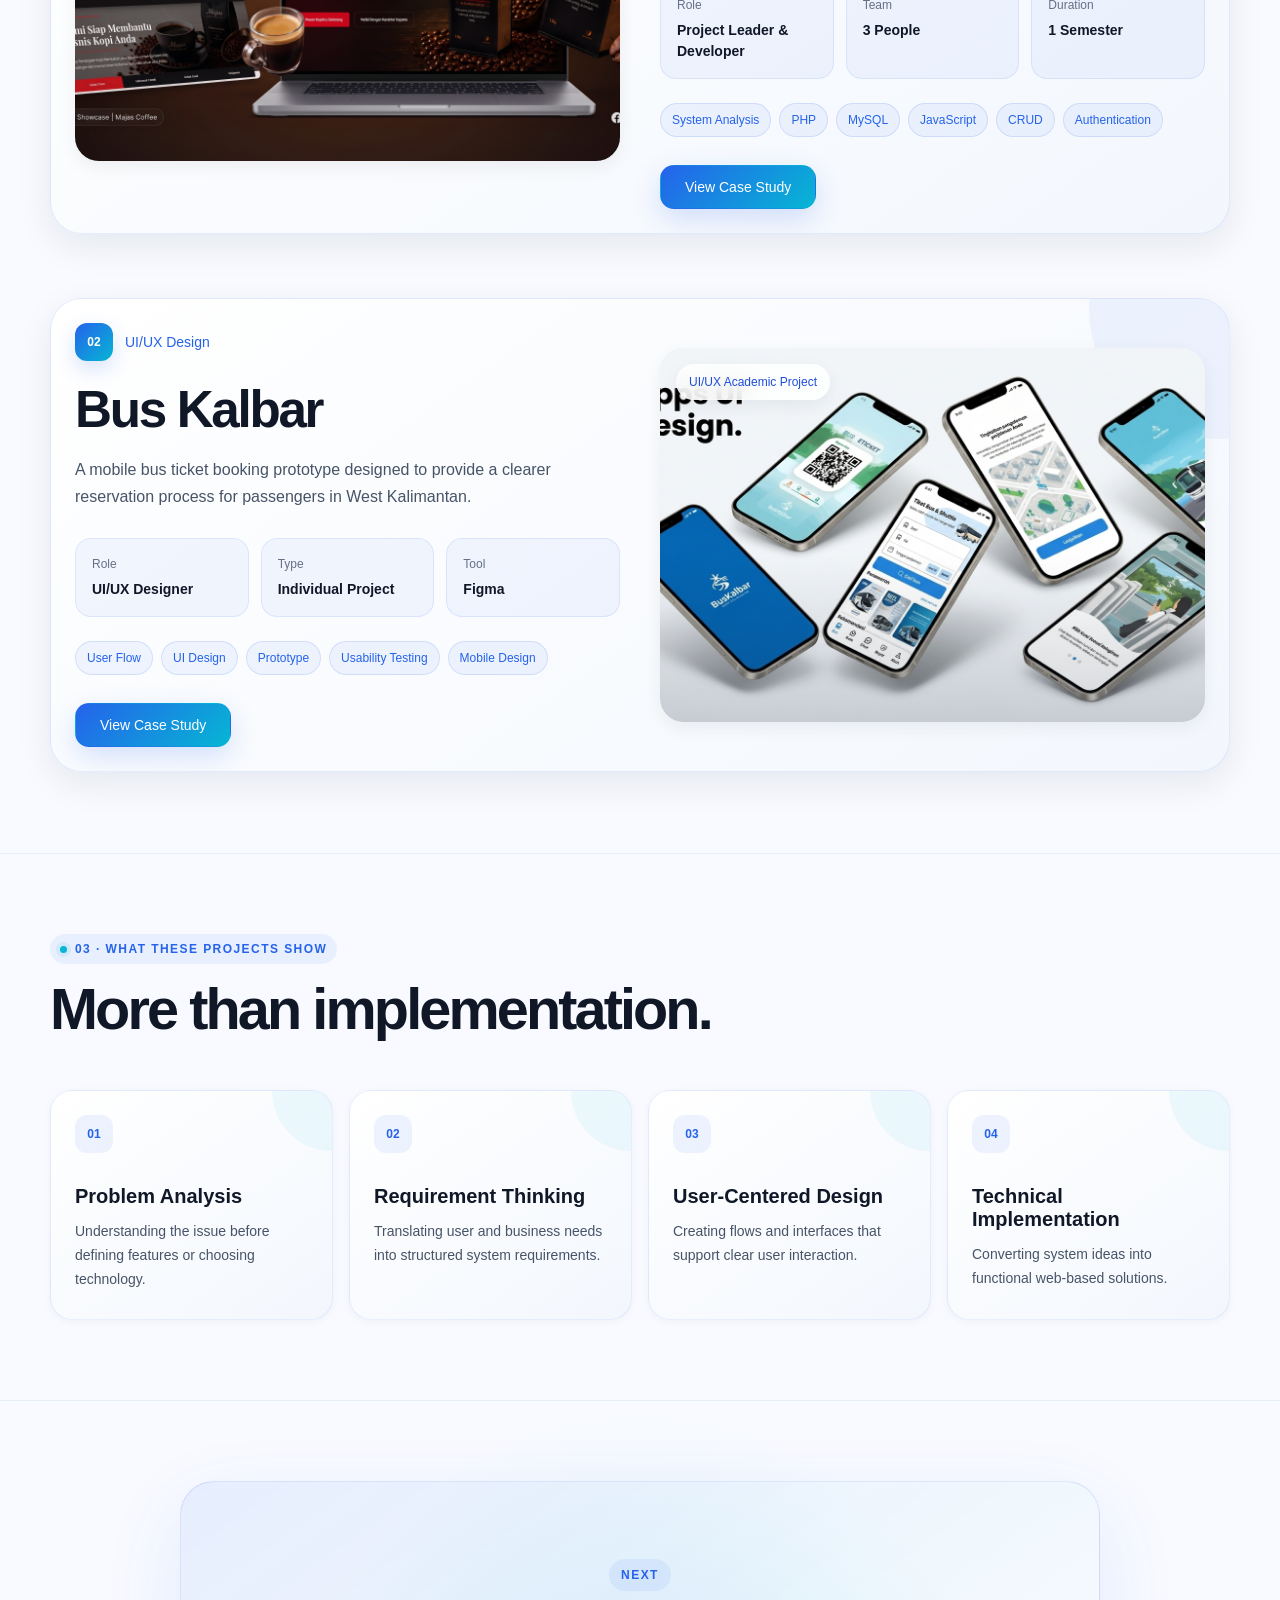
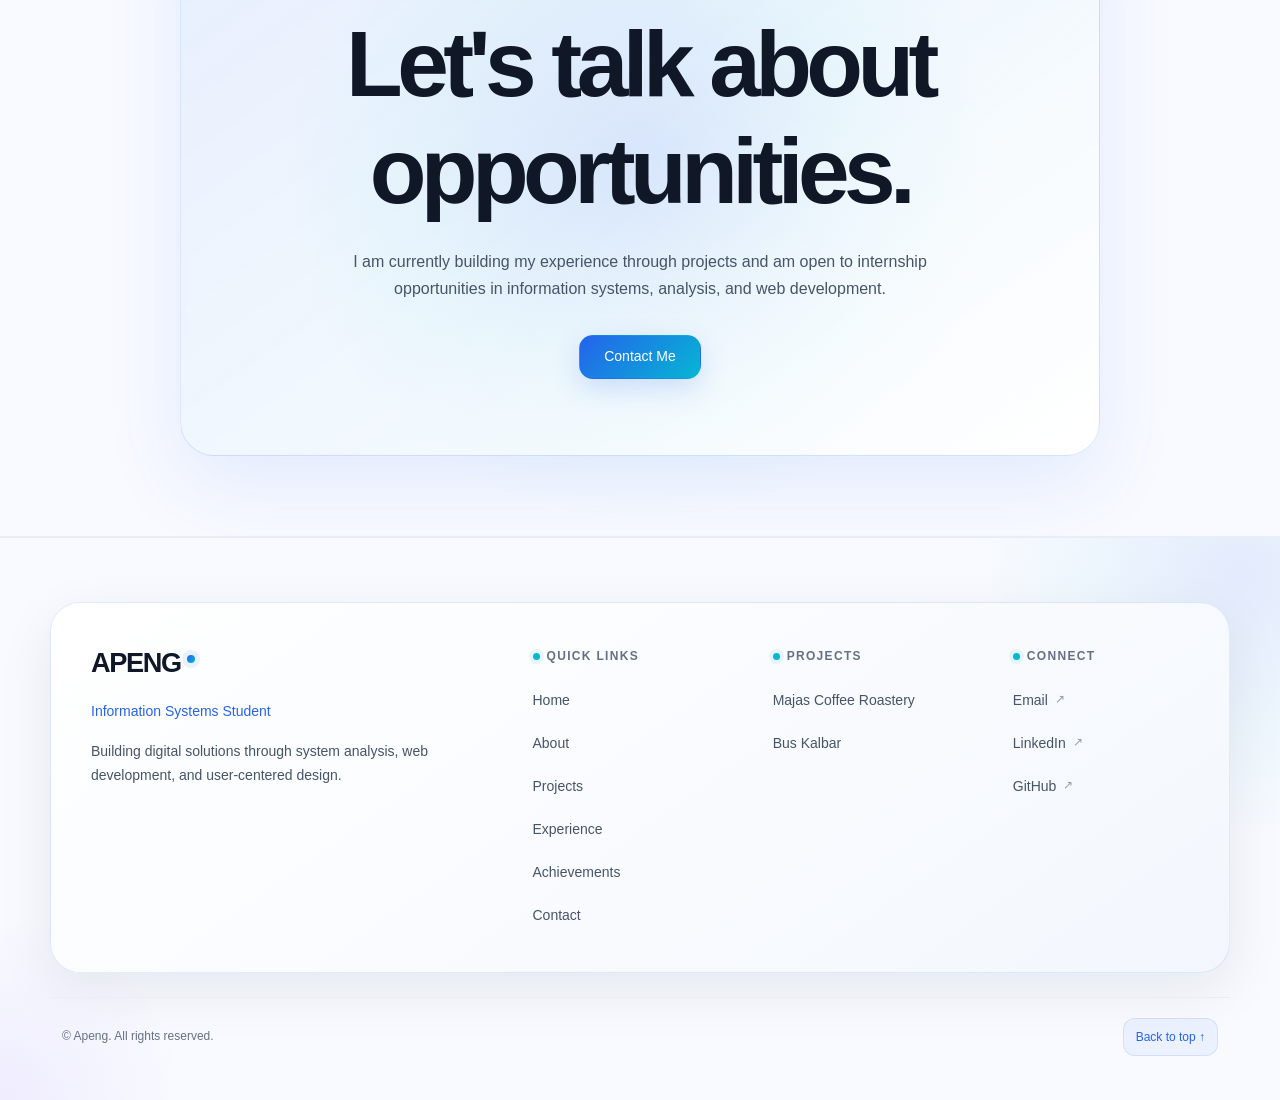
<file: projects.html>
<!DOCTYPE html>
<html lang="id">

<head>

    <meta charset="UTF-8">

    <meta
        name="viewport"
        content="width=device-width, initial-scale=1.0"
    >

    <meta
        name="description"
        content="Selected projects by Apeng, Information Systems Student focused on system analysis, web development, and UI/UX design."
    >

    <meta
        name="author"
        content="Apeng"
    >

    <title>
        Projects | Apeng Portfolio
    </title>

    <link
        rel="icon"
        href="assets/icons/favicon.svg"
        type="image/svg+xml"
    >

    <script>
        (function () {

            const savedTheme =
                localStorage.getItem(
                    "portfolio-theme"
                );

            const systemDark =
                window.matchMedia(
                    "(prefers-color-scheme: dark)"
                ).matches;

            if (
                savedTheme === "dark" ||
                (!savedTheme && systemDark)
            ) {

                document.documentElement
                    .classList
                    .add("dark");

            }

        })();
    </script>

    <link rel="stylesheet" href="css/variables.css">
    <link rel="stylesheet" href="css/theme.css">
    <link rel="stylesheet" href="css/main.css">

    <link rel="stylesheet" href="css/navbar.css">
    <link rel="stylesheet" href="css/footer.css">

    <link rel="stylesheet" href="css/pages/projects.css">

    <link rel="stylesheet" href="css/animations.css">
    <link rel="stylesheet" href="css/responsive.css">

</head>

<body>

    <header
        id="navbar-container"
        class="site-header"
    >
    </header>

    <main>

        <!-- HERO -->

        <section class="projects-page-hero section">

            <div class="container">

                <div class="projects-page-hero-content">

                    <span class="section-number">
                        PROJECTS
                    </span>

                    <h1>
                        From problem understanding
                        to digital solution.
                    </h1>

                    <p>
                        Selected academic and real-world projects
                        demonstrating how I approach system analysis,
                        interface design, database structure,
                        and implementation.
                    </p>

                </div>

            </div>

        </section>


        <!-- PROJECT INTRO -->

        <section class="project-intro section">

            <div class="container">

                <div class="project-intro-grid">

                    <div class="project-intro-title reveal reveal-left">

                        <span class="section-number">
                            01 · Approach
                        </span>

                        <h2>
                            Each project starts with a problem.
                        </h2>

                    </div>

                    <div class="project-intro-content reveal reveal-right">

                        <p>
                            Saya melihat proyek bukan hanya sebagai
                            aktivitas membuat antarmuka atau menulis kode,
                            tetapi sebagai proses memahami konteks,
                            kebutuhan pengguna, alur kerja, dan tujuan sistem.
                        </p>

                        <p>
                            Karena itu, setiap project case study
                            menampilkan konteks masalah, peran saya,
                            proses analisis, solusi, teknologi,
                            dan hasil akhirnya.
                        </p>

                    </div>

                </div>

            </div>

        </section>


        <!-- FEATURED PROJECTS -->

        <section class="projects-showcase section">

            <div class="container">

                <div class="section-header reveal">

                    <span class="section-number">
                        02 · Featured Work
                    </span>

                    <h2 class="section-title">
                        Selected projects.
                    </h2>

                    <p class="section-description">
                        Two projects that currently represent
                        my strongest work in development and UI/UX.
                    </p>

                </div>


                <div class="projects-showcase-list">

                    <!-- MAJAS -->

                    <article class="project-showcase-card reveal">

                        <div class="project-showcase-image">

                            <a href="https://majas1990.gt.tc/?i=1">

                                <img
                                    src="assets/images/projects/majas/web.jpg"
                                    alt="Majas Coffee Roastery Website"
                                    loading="lazy"
                                >

                            </a>

                            <span class="project-showcase-type">
                                Real Client Project
                            </span>

                        </div>


                        <div class="project-showcase-content">

                            <div class="project-showcase-meta">

                                <span>
                                    01
                                </span>

                                <span>
                                    Web Development
                                </span>

                            </div>

                            <h3>
                                Majas Coffee Roastery
                            </h3>

                            <p>
                                A dynamic company profile and product
                                management website developed for a real
                                UMKM client to strengthen brand clarity,
                                digital presence, and product information.
                            </p>


                            <div class="project-showcase-details">

                                <div>

                                    <span>
                                        Role
                                    </span>

                                    <strong>
                                        Project Leader & Developer
                                    </strong>

                                </div>

                                <div>

                                    <span>
                                        Team
                                    </span>

                                    <strong>
                                        3 People
                                    </strong>

                                </div>

                                <div>

                                    <span>
                                        Duration
                                    </span>

                                    <strong>
                                        1 Semester
                                    </strong>

                                </div>

                            </div>


                            <div class="project-showcase-tags">

                                <span>System Analysis</span>
                                <span>PHP</span>
                                <span>MySQL</span>
                                <span>JavaScript</span>
                                <span>CRUD</span>
                                <span>Authentication</span>

                            </div>


                            <div class="project-showcase-actions">

                                <a
                                    href="https://majas1990.gt.tc/?i=1"
                                    class="btn btn-primary"
                                >
                                    View Case Study
                                </a>

                            </div>

                        </div>

                    </article>


                    <!-- BUS KALBAR -->

                    <article class="project-showcase-card reverse reveal">

                        <div class="project-showcase-image">

                            <a href="/projects/bus-kalbar.html">

                                <img
                                    src="assets/images/projects/bus-kalbar/buskalbar desain.jpg"
                                    alt="Bus Kalbar UI UX Design"
                                    loading="lazy"
                                >

                            </a>

                            <span class="project-showcase-type">
                                UI/UX Academic Project
                            </span>

                        </div>


                        <div class="project-showcase-content">

                            <div class="project-showcase-meta">

                                <span>
                                    02
                                </span>

                                <span>
                                    UI/UX Design
                                </span>

                            </div>

                            <h3>
                                Bus Kalbar
                            </h3>

                            <p>
                                A mobile bus ticket booking prototype
                                designed to provide a clearer reservation
                                process for passengers in West Kalimantan.
                            </p>


                            <div class="project-showcase-details">

                                <div>

                                    <span>
                                        Role
                                    </span>

                                    <strong>
                                        UI/UX Designer
                                    </strong>

                                </div>

                                <div>

                                    <span>
                                        Type
                                    </span>

                                    <strong>
                                        Individual Project
                                    </strong>

                                </div>

                                <div>

                                    <span>
                                        Tool
                                    </span>

                                    <strong>
                                        Figma
                                    </strong>

                                </div>

                            </div>


                            <div class="project-showcase-tags">

                                <span>User Flow</span>
                                <span>UI Design</span>
                                <span>Prototype</span>
                                <span>Usability Testing</span>
                                <span>Mobile Design</span>

                            </div>


                            <div class="project-showcase-actions">

                                <a
                                    href="projects/bus-kalbar.html"
                                    class="btn btn-primary"
                                >
                                    View Case Study
                                </a>

                            </div>

                        </div>

                    </article>

                </div>

            </div>

        </section>


        <!-- CAPABILITIES -->

        <section class="project-capabilities section">

            <div class="container">

                <div class="section-header reveal">

                    <span class="section-number">
                        03 · What These Projects Show
                    </span>

                    <h2 class="section-title">
                        More than implementation.
                    </h2>

                </div>


                <div class="project-capability-grid">

                    <article class="project-capability-card reveal">

                        <span>01</span>

                        <h3>
                            Problem Analysis
                        </h3>

                        <p>
                            Understanding the issue before defining
                            features or choosing technology.
                        </p>

                    </article>


                    <article class="project-capability-card reveal">

                        <span>02</span>

                        <h3>
                            Requirement Thinking
                        </h3>

                        <p>
                            Translating user and business needs
                            into structured system requirements.
                        </p>

                    </article>


                    <article class="project-capability-card reveal">

                        <span>03</span>

                        <h3>
                            User-Centered Design
                        </h3>

                        <p>
                            Creating flows and interfaces that
                            support clear user interaction.
                        </p>

                    </article>


                    <article class="project-capability-card reveal">

                        <span>04</span>

                        <h3>
                            Technical Implementation
                        </h3>

                        <p>
                            Converting system ideas into
                            functional web-based solutions.
                        </p>

                    </article>

                </div>

            </div>

        </section>


        <!-- CTA -->

        <section class="projects-page-cta section">

            <div class="container">

                <div class="projects-page-cta-content reveal">

                    <span>
                        NEXT
                    </span>

                    <h2>
                        Let's talk about opportunities.
                    </h2>

                    <p>
                        I am currently building my experience
                        through projects and am open to internship
                        opportunities in information systems,
                        analysis, and web development.
                    </p>

                    <a
                        href="contact.html"
                        class="btn btn-primary"
                    >
                        Contact Me
                    </a>

                </div>

            </div>

        </section>

    </main>


    <footer
        id="footer-container"
        class="site-footer"
    >
    </footer>


    <button
        type="button"
        id="back-to-top"
        class="back-to-top"
        aria-label="Back to top"
    >
        ↑
    </button>


    <script src="js/components.js" defer></script>
    <script src="js/main.js" defer></script>
    <script src="js/theme.js" defer></script>
    <script src="js/navbar.js" defer></script>
    <script src="js/scroll-animation.js" defer></script>

</body>

</html>
</file>
<file: css/variables.css>
/* =========================================================
   VARIABLES.CSS
   Final Design Tokens
   Modern Portfolio UI
   Blue / Cyan / Violet
========================================================= */

:root {

    /* =====================================================
       FONT FAMILY
    ====================================================== */

    --font-primary:
        "Inter",
        "Segoe UI",
        Arial,
        Helvetica,
        sans-serif;


    /* =====================================================
       FONT SIZE
    ====================================================== */

    --font-size-xs: 0.75rem;
    --font-size-sm: 0.875rem;
    --font-size-base: 1rem;
    --font-size-md: 1.125rem;
    --font-size-lg: 1.25rem;
    --font-size-xl: 1.5rem;
    --font-size-2xl: 2rem;
    --font-size-3xl: 2.75rem;
    --font-size-4xl: 4rem;


    /* =====================================================
       FONT WEIGHT
    ====================================================== */

    --font-weight-regular: 400;
    --font-weight-medium: 500;
    --font-weight-semibold: 600;
    --font-weight-bold: 700;


    /* =====================================================
       LINE HEIGHT
    ====================================================== */

    --line-height-tight: 1.15;
    --line-height-normal: 1.5;
    --line-height-relaxed: 1.7;


    /* =====================================================
       LETTER SPACING
    ====================================================== */

    --tracking-tight: -0.04em;
    --tracking-normal: 0;
    --tracking-wide: 0.08em;
    --tracking-wider: 0.12em;


    /* =====================================================
       BRAND COLORS
    ====================================================== */

    --color-primary: #2563eb;

    --color-primary-light: #3b82f6;

    --color-primary-soft: #60a5fa;

    --color-primary-dark: #1d4ed8;


    --color-secondary: #06b6d4;

    --color-secondary-light: #22d3ee;

    --color-secondary-dark: #0891b2;


    --color-violet: #7c3aed;

    --color-violet-light: #8b5cf6;

    --color-violet-dark: #6d28d9;


    /* =====================================================
       STATUS COLORS
       Bisa dipakai nanti jika dibutuhkan
    ====================================================== */

    --color-success: #10b981;

    --color-warning: #f59e0b;

    --color-danger: #ef4444;

    --color-info: #0ea5e9;


    /* =====================================================
       BRAND GRADIENTS
    ====================================================== */

    --gradient-primary:
        linear-gradient(
            135deg,
            #2563eb 0%,
            #06b6d4 100%
        );


    --gradient-secondary:
        linear-gradient(
            135deg,
            #2563eb 0%,
            #7c3aed 100%
        );


    --gradient-blue-violet:
        linear-gradient(
            135deg,
            #3b82f6 0%,
            #8b5cf6 100%
        );


    --gradient-cyan-violet:
        linear-gradient(
            135deg,
            #06b6d4 0%,
            #7c3aed 100%
        );


    --gradient-text:
        linear-gradient(
            90deg,
            #2563eb 0%,
            #06b6d4 50%,
            #7c3aed 100%
        );


    /* =====================================================
       LIGHT ACCENT BACKGROUNDS
       Digunakan untuk badge/card/tag
    ====================================================== */

    --color-primary-alpha-04:
        rgba(37, 99, 235, 0.04);

    --color-primary-alpha-05:
        rgba(37, 99, 235, 0.05);

    --color-primary-alpha-06:
        rgba(37, 99, 235, 0.06);

    --color-primary-alpha-08:
        rgba(37, 99, 235, 0.08);

    --color-primary-alpha-10:
        rgba(37, 99, 235, 0.10);

    --color-primary-alpha-12:
        rgba(37, 99, 235, 0.12);

    --color-primary-alpha-15:
        rgba(37, 99, 235, 0.15);

    --color-primary-alpha-18:
        rgba(37, 99, 235, 0.18);

    --color-primary-alpha-20:
        rgba(37, 99, 235, 0.20);

    --color-primary-alpha-25:
        rgba(37, 99, 235, 0.25);

    --color-primary-alpha-30:
        rgba(37, 99, 235, 0.30);


    --color-secondary-alpha-05:
        rgba(6, 182, 212, 0.05);

    --color-secondary-alpha-08:
        rgba(6, 182, 212, 0.08);

    --color-secondary-alpha-10:
        rgba(6, 182, 212, 0.10);

    --color-secondary-alpha-12:
        rgba(6, 182, 212, 0.12);

    --color-secondary-alpha-15:
        rgba(6, 182, 212, 0.15);

    --color-secondary-alpha-20:
        rgba(6, 182, 212, 0.20);


    --color-violet-alpha-05:
        rgba(124, 58, 237, 0.05);

    --color-violet-alpha-08:
        rgba(124, 58, 237, 0.08);

    --color-violet-alpha-10:
        rgba(124, 58, 237, 0.10);

    --color-violet-alpha-15:
        rgba(124, 58, 237, 0.15);


    /* =====================================================
       SPACING SYSTEM
    ====================================================== */

    --space-1: 0.25rem;
    --space-2: 0.5rem;
    --space-3: 0.75rem;
    --space-4: 1rem;
    --space-5: 1.25rem;
    --space-6: 1.5rem;
    --space-7: 1.75rem;
    --space-8: 2rem;
    --space-9: 2.25rem;
    --space-10: 2.5rem;
    --space-12: 3rem;
    --space-14: 3.5rem;
    --space-16: 4rem;
    --space-18: 4.5rem;
    --space-20: 5rem;
    --space-24: 6rem;
    --space-28: 7rem;
    --space-32: 8rem;


    /* =====================================================
       CONTAINER / LAYOUT
    ====================================================== */

    --container-width: 1200px;

    --container-padding: 1.5rem;

    --navbar-height: 72px;


    /* =====================================================
       BORDER RADIUS
       Modern rounded system
    ====================================================== */

    --radius-xs: 6px;

    --radius-sm: 10px;

    --radius-md: 14px;

    --radius-lg: 18px;

    --radius-xl: 22px;

    --radius-2xl: 28px;

    --radius-3xl: 36px;

    --radius-round: 999px;


    /* =====================================================
       BORDER WIDTH
    ====================================================== */

    --border-thin: 1px;

    --border-medium: 2px;


    /* =====================================================
       SHADOW SYSTEM
    ====================================================== */

    --shadow-xs:
        0 2px 8px
        rgba(15, 23, 42, 0.04);


    --shadow-sm:
        0 6px 18px
        rgba(15, 23, 42, 0.06);


    --shadow-md:
        0 12px 35px
        rgba(15, 23, 42, 0.08);


    --shadow-lg:
        0 20px 55px
        rgba(15, 23, 42, 0.12);


    --shadow-xl:
        0 30px 80px
        rgba(15, 23, 42, 0.16);


    /* =====================================================
       BRAND SHADOW
    ====================================================== */

    --shadow-blue:
        0 14px 40px
        rgba(37, 99, 235, 0.12);


    --shadow-blue-hover:
        0 22px 60px
        rgba(37, 99, 235, 0.20);


    --shadow-cyan:
        0 14px 40px
        rgba(6, 182, 212, 0.12);


    --shadow-violet:
        0 14px 40px
        rgba(124, 58, 237, 0.12);


    /* =====================================================
       INNER SHADOW
    ====================================================== */

    --shadow-inner:
        inset 0 1px 0
        rgba(255, 255, 255, 0.10);


    /* =====================================================
       BLUR
    ====================================================== */

    --blur-sm: 8px;

    --blur-md: 14px;

    --blur-lg: 24px;

    --blur-xl: 40px;


    /* =====================================================
       TRANSITION
    ====================================================== */

    --transition-instant: 0.1s ease;

    --transition-fast: 0.2s ease;

    --transition-base: 0.35s ease;

    --transition-slow: 0.6s ease;


    /* =====================================================
       EASING
    ====================================================== */

    --ease-default:
        cubic-bezier(
            0.4,
            0,
            0.2,
            1
        );


    --ease-smooth:
        cubic-bezier(
            0.22,
            1,
            0.36,
            1
        );


    --ease-bounce:
        cubic-bezier(
            0.34,
            1.56,
            0.64,
            1
        );


    /* =====================================================
       ANIMATION
    ====================================================== */

    --animation-fast: 0.4s;

    --animation-base: 0.7s;

    --animation-slow: 1s;


    /* =====================================================
       Z INDEX SYSTEM
    ====================================================== */

    --z-background: -1;

    --z-base: 1;

    --z-content: 10;

    --z-dropdown: 100;

    --z-sticky: 300;

    --z-navbar: 500;

    --z-overlay: 800;

    --z-modal: 1000;

    --z-toast: 1200;


    /* =====================================================
       ICON SIZE
    ====================================================== */

    --icon-xs: 16px;

    --icon-sm: 20px;

    --icon-md: 24px;

    --icon-lg: 32px;

    --icon-xl: 48px;


    /* =====================================================
       BUTTON HEIGHT
    ====================================================== */

    --button-height-sm: 38px;

    --button-height-md: 44px;

    --button-height-lg: 50px;


    /* =====================================================
       CARD PADDING
    ====================================================== */

    --card-padding-sm: 1rem;

    --card-padding-md: 1.5rem;

    --card-padding-lg: 2rem;


    /* =====================================================
       GLASS EFFECT
    ====================================================== */

    --glass-light:
        rgba(255, 255, 255, 0.72);

    --glass-medium:
        rgba(255, 255, 255, 0.82);

    --glass-dark:
        rgba(15, 23, 42, 0.78);


    /* =====================================================
       IMAGE OVERLAY
    ====================================================== */

    --image-overlay-light:
        linear-gradient(
            180deg,
            transparent 55%,
            rgba(37, 99, 235, 0.12)
        );


    --image-overlay-dark:
        linear-gradient(
            180deg,
            transparent 50%,
            rgba(15, 23, 42, 0.28)
        );


    /* =====================================================
       GLOW SYSTEM
    ====================================================== */

    --glow-blue:
        radial-gradient(
            circle,
            rgba(37, 99, 235, 0.16),
            transparent 70%
        );


    --glow-cyan:
        radial-gradient(
            circle,
            rgba(6, 182, 212, 0.12),
            transparent 70%
        );


    --glow-violet:
        radial-gradient(
            circle,
            rgba(124, 58, 237, 0.10),
            transparent 70%
        );

}
</file>
<file: css/theme.css>
/* =========================================================
   THEME.CSS
   Final Light / Dark Theme
   Modern Portfolio UI
   Blue / Cyan / Violet
========================================================= */


/* =========================================================
   LIGHT MODE
========================================================= */

:root {

    /* =====================================================
       BACKGROUND
    ====================================================== */

    --color-background:
        #f8faff;

    --color-background-secondary:
        #f4f7fb;


    /* =====================================================
       SURFACE
    ====================================================== */

    --color-surface:
        #ffffff;

    --color-surface-secondary:
        #f3f7fd;

    --color-surface-tertiary:
        #eef4fb;


    /* =====================================================
       TEXT
    ====================================================== */

    --color-text-primary:
        #101828;

    --color-text-secondary:
        #475467;

    --color-text-muted:
        #667085;

    --color-text-soft:
        #98a2b3;


    /* =====================================================
       BORDER
    ====================================================== */

    --color-border:
        #dce5f0;

    --color-border-soft:
        #e8eef6;

    --color-border-strong:
        #b9c8dd;


    /* =====================================================
       CARD
    ====================================================== */

    --color-card-background:
        #ffffff;

    --color-card-secondary:
        #f7faff;


    /* =====================================================
       NAVBAR
    ====================================================== */

    --color-navbar-background:
        rgba(
            248,
            250,
            255,
            0.84
        );


    --color-navbar-border:
        rgba(
            37,
            99,
            235,
            0.08
        );


    /* =====================================================
       IMAGE
    ====================================================== */

    --color-image-placeholder:
        #eaf1fb;


    /* =====================================================
       OVERLAY
    ====================================================== */

    --color-overlay:
        rgba(
            15,
            23,
            42,
            0.72
        );


    /* =====================================================
       ACCENT
    ====================================================== */

    --color-accent:
        var(--color-primary);

    --color-accent-hover:
        var(--color-primary-dark);

    --color-accent-text:
        #ffffff;


    /* =====================================================
       SCROLLBAR
    ====================================================== */

    --color-scrollbar-track:
        #eef3f9;

    --color-scrollbar-thumb:
        #b8c7da;

    --color-scrollbar-thumb-hover:
        #94a8c4;


    /* =====================================================
       SELECTION
    ====================================================== */

    --color-selection:
        rgba(
            37,
            99,
            235,
            0.18
        );


    color-scheme:
        light;
}



/* =========================================================
   DARK MODE
========================================================= */

html.dark {

    /* =====================================================
       BACKGROUND
    ====================================================== */

    --color-background:
        #080d18;

    --color-background-secondary:
        #0b1220;


    /* =====================================================
       SURFACE
    ====================================================== */

    --color-surface:
        #0f172a;

    --color-surface-secondary:
        #111c33;

    --color-surface-tertiary:
        #17243b;


    /* =====================================================
       TEXT
    ====================================================== */

    --color-text-primary:
        #f8fafc;

    --color-text-secondary:
        #b7c2d2;

    --color-text-muted:
        #8694a8;

    --color-text-soft:
        #64748b;


    /* =====================================================
       BORDER
    ====================================================== */

    --color-border:
        #1e2c43;

    --color-border-soft:
        #182338;

    --color-border-strong:
        #334766;


    /* =====================================================
       CARD
    ====================================================== */

    --color-card-background:
        #0f172a;

    --color-card-secondary:
        #111c33;


    /* =====================================================
       NAVBAR
    ====================================================== */

    --color-navbar-background:
        rgba(
            8,
            13,
            24,
            0.86
        );


    --color-navbar-border:
        rgba(
            96,
            165,
            250,
            0.12
        );


    /* =====================================================
       IMAGE
    ====================================================== */

    --color-image-placeholder:
        #111c2e;


    /* =====================================================
       OVERLAY
    ====================================================== */

    --color-overlay:
        rgba(
            2,
            6,
            23,
            0.82
        );


    /* =====================================================
       ACCENT
    ====================================================== */

    --color-accent:
        var(--color-primary-light);

    --color-accent-hover:
        var(--color-primary-soft);

    --color-accent-text:
        #ffffff;


    /* =====================================================
       SCROLLBAR
    ====================================================== */

    --color-scrollbar-track:
        #0d1524;

    --color-scrollbar-thumb:
        #31425c;

    --color-scrollbar-thumb-hover:
        #46607f;


    /* =====================================================
       SELECTION
    ====================================================== */

    --color-selection:
        rgba(
            59,
            130,
            246,
            0.24
        );


    color-scheme:
        dark;
}



/* =========================================================
   HTML / BODY
========================================================= */

html {
    background:
        var(--color-background);

    color:
        var(--color-text-primary);
}


body {
    background:
        var(--color-background);

    color:
        var(--color-text-primary);

    transition:
        background-color
            var(--transition-base),
        color
            var(--transition-base);
}



/* =========================================================
   GLOBAL THEME TRANSITION
========================================================= */

body,
header,
nav,
main,
section,
article,
aside,
footer,
div,
button,
a,
input,
textarea,
select {
    transition:
        background-color
            var(--transition-base),
        color
            var(--transition-base),
        border-color
            var(--transition-base);
}



/* =========================================================
   TYPOGRAPHY
========================================================= */

h1,
h2,
h3,
h4,
h5,
h6 {
    color:
        var(--color-text-primary);
}


p {
    color:
        var(--color-text-secondary);
}


small {
    color:
        var(--color-text-muted);
}



/* =========================================================
   LINKS
========================================================= */

a {
    color:
        var(--color-text-primary);
}



/* =========================================================
   FORM ELEMENTS
========================================================= */

input,
textarea,
select {
    background:
        var(--color-surface);

    color:
        var(--color-text-primary);

    border:
        1px solid
        var(--color-border);
}


input::placeholder,
textarea::placeholder {
    color:
        var(--color-text-muted);
}


input:focus,
textarea:focus,
select:focus {
    border-color:
        var(--color-primary);

    outline:
        none;

    box-shadow:
        0 0 0 4px
        rgba(
            37,
            99,
            235,
            0.10
        );
}



/* =========================================================
   SELECTION
========================================================= */

::selection {
    background:
        var(--color-selection);

    color:
        var(--color-text-primary);
}



/* =========================================================
   SCROLLBAR
========================================================= */

::-webkit-scrollbar {
    width: 10px;
}


::-webkit-scrollbar-track {
    background:
        var(--color-scrollbar-track);
}


::-webkit-scrollbar-thumb {
    background:
        var(--color-scrollbar-thumb);

    border:
        2px solid
        var(--color-scrollbar-track);

    border-radius:
        var(--radius-round);
}


::-webkit-scrollbar-thumb:hover {
    background:
        var(--color-scrollbar-thumb-hover);
}



/* =========================================================
   BUTTON THEME
========================================================= */

.btn-primary {
    background:
        var(--gradient-primary);

    color:
        #ffffff;

    border-color:
        transparent;

    box-shadow:
        0 10px 28px
        rgba(
            37,
            99,
            235,
            0.18
        );
}


.btn-primary:hover {
    box-shadow:
        0 16px 38px
        rgba(
            37,
            99,
            235,
            0.28
        );
}


.btn-secondary {
    background:
        var(--color-surface);

    color:
        var(--color-text-primary);

    border:
        1px solid
        var(--color-border);
}


.btn-secondary:hover {
    color:
        var(--color-primary);

    border-color:
        rgba(
            37,
            99,
            235,
            0.30
        );

    background:
        rgba(
            37,
            99,
            235,
            0.06
        );
}


html.dark
.btn-secondary:hover {
    color:
        #60a5fa;

    border-color:
        rgba(
            96,
            165,
            250,
            0.25
        );

    background:
        rgba(
            59,
            130,
            246,
            0.10
        );
}



/* =========================================================
   SECTION NUMBERS / SMALL LABEL
========================================================= */

.section-number {
    color:
        var(--color-primary);

    font-weight:
        var(--font-weight-semibold);
}


html.dark
.section-number {
    color:
        #60a5fa;
}



/* =========================================================
   TEXT LINK
========================================================= */

.text-link {
    color:
        var(--color-text-primary);
}


.text-link:hover {
    color:
        var(--color-primary);
}


html.dark
.text-link:hover {
    color:
        #60a5fa;
}



/* =========================================================
   CARD BASE
========================================================= */

.info-card,
.project-card,
.skill-card,
.achievement-card,
.certificate-card,
.experience-content {
    background-color:
        var(--color-card-background);

    border-color:
        var(--color-border);
}



/* =========================================================
   NAVBAR THEME
========================================================= */

.site-header.scrolled {
    background:
        var(--color-navbar-background);

    border-bottom-color:
        var(--color-navbar-border);
}


.theme-toggle {
    color:
        var(--color-text-primary);
}


.theme-toggle:hover {
    background:
        rgba(
            37,
            99,
            235,
            0.07
        );

    border-color:
        rgba(
            37,
            99,
            235,
            0.22
        );
}


html.dark
.theme-toggle:hover {
    background:
        rgba(
            59,
            130,
            246,
            0.10
        );

    border-color:
        rgba(
            96,
            165,
            250,
            0.22
        );
}



/* =========================================================
   CERTIFICATE MODAL THEME
========================================================= */

.certificate-modal-content {
    background:
        var(--color-surface);

    border-color:
        var(--color-border);
}


.certificate-modal-overlay {
    background:
        var(--color-overlay);
}


.certificate-modal-close {
    background:
        var(--color-surface-secondary);

    color:
        var(--color-text-primary);

    border-color:
        var(--color-border);
}


.certificate-modal-close:hover {
    background:
        var(--gradient-primary);

    color:
        #ffffff;

    border-color:
        transparent;
}



/* =========================================================
   BACK TO TOP
========================================================= */

.back-to-top {
    background:
        var(--color-surface);

    color:
        var(--color-text-primary);

    border-color:
        var(--color-border);
}


.back-to-top:hover {
    background:
        var(--gradient-primary);

    color:
        #ffffff;

    border-color:
        transparent;
}



/* =========================================================
   DARK MODE GLOW ADJUSTMENT
========================================================= */

html.dark
.hero::before {
    opacity:
        1.15;
}


html.dark
.hero::after {
    opacity:
        1.1;
}


html.dark
.contact-cta::before {
    opacity:
        1.15;
}



/* =========================================================
   DARK MODE IMAGE
========================================================= */

html.dark
.hero-image-wrapper,
html.dark
.about-image {
    border-color:
        rgba(
            96,
            165,
            250,
            0.18
        );
}



/* =========================================================
   DARK MODE CARD SHADOW
========================================================= */

html.dark
.info-card,
html.dark
.project-card,
html.dark
.skill-card,
html.dark
.certificate-card,
html.dark
.experience-content {

    box-shadow:
        0 10px 35px
        rgba(
            0,
            0,
            0,
            0.22
        );
}



/* =========================================================
   DARK MODE TAGS
========================================================= */

html.dark
.project-tags span,
html.dark
.skill-tags span {

    color:
        #60a5fa;

    border-color:
        rgba(
            96,
            165,
            250,
            0.20
        );

    background:
        rgba(
            59,
            130,
            246,
            0.10
        );
}



/* =========================================================
   DARK MODE ACTIVE / HIGHLIGHT
========================================================= */

html.dark
.project-number,
html.dark
.skill-number,
html.dark
.info-card-icon {

    color:
        #60a5fa;

    background:
        rgba(
            59,
            130,
            246,
            0.11
        );
}



/* =========================================================
   REDUCED MOTION
========================================================= */

@media
(prefers-reduced-motion: reduce) {

    body,
    header,
    nav,
    main,
    section,
    article,
    aside,
    footer,
    div,
    button,
    a,
    input,
    textarea,
    select {
        transition:
            none !important;
    }

}
</file>
<file: css/main.css>
/* =========================================================
   MAIN.CSS
   Final Global Styles
   Modern Portfolio UI
========================================================= */


/* =========================================================
   RESET
========================================================= */

*,
*::before,
*::after {
    box-sizing: border-box;

    margin: 0;
    padding: 0;
}


html {
    scroll-behavior: smooth;
}


body {
    min-height: 100vh;

    font-family:
        var(--font-primary);

    font-size:
        var(--font-size-base);

    line-height:
        var(--line-height-normal);

    background:
        var(--color-background);

    color:
        var(--color-text-primary);

    overflow-x: hidden;

    text-rendering:
        optimizeLegibility;

    -webkit-font-smoothing:
        antialiased;
}


/* =========================================================
   MEDIA
========================================================= */

img,
picture,
svg,
video {
    display: block;

    max-width: 100%;
}


img {
    width: 100%;

    height: auto;
}


/* =========================================================
   LINKS
========================================================= */

a {
    color: inherit;

    text-decoration: none;
}


/* =========================================================
   LISTS
========================================================= */

ul,
ol {
    list-style: none;
}


/* =========================================================
   FORM
========================================================= */

button,
input,
textarea,
select {
    font: inherit;
}


button {
    border: none;

    background: none;

    cursor: pointer;
}


/* =========================================================
   ACCESSIBILITY
========================================================= */

:focus-visible {
    outline:
        3px solid
        rgba(37, 99, 235, 0.35);

    outline-offset: 4px;

    border-radius:
        var(--radius-sm);
}


::selection {
    background:
        var(--color-selection);

    color:
        var(--color-text-primary);
}


/* =========================================================
   GLOBAL TYPOGRAPHY
========================================================= */

h1,
h2,
h3,
h4,
h5,
h6 {
    margin: 0;

    color:
        var(--color-text-primary);

    font-weight:
        var(--font-weight-semibold);

    line-height:
        var(--line-height-tight);
}


p {
    margin: 0;

    color:
        var(--color-text-secondary);

    line-height:
        var(--line-height-relaxed);
}


/* =========================================================
   CONTAINER
========================================================= */

.container {
    width:
        min(
            calc(
                100% -
                (var(--container-padding) * 2)
            ),
            var(--container-width)
        );

    margin-inline: auto;
}


/* =========================================================
   SECTION
========================================================= */

.section {
    position: relative;

    padding-block:
        var(--space-20);

    border-bottom:
        1px solid
        var(--color-border-soft);
}


/* =========================================================
   SECTION HEADER
========================================================= */

.section-header {
    position: relative;

    margin-bottom:
        var(--space-12);
}


.section-number {
    display: inline-flex;

    align-items: center;

    gap: 8px;

    margin-bottom:
        var(--space-3);

    padding:
        6px
        10px;

    border-radius:
        var(--radius-round);

    background:
        rgba(37, 99, 235, 0.07);

    color:
        var(--color-primary);

    font-size:
        var(--font-size-xs);

    font-weight:
        var(--font-weight-semibold);

    letter-spacing:
        0.12em;

    text-transform: uppercase;
}


.section-number::before {
    content: "";

    width: 7px;
    height: 7px;

    border-radius: 50%;

    background:
        var(--color-secondary);

    box-shadow:
        0 0 0 4px
        rgba(6, 182, 212, 0.10);
}


.section-title {
    max-width: 900px;

    font-size:
        clamp(
            2.2rem,
            5vw,
            3.6rem
        );

    letter-spacing:
        -0.05em;
}


.section-description {
    max-width: 680px;

    margin-top:
        var(--space-4);

    color:
        var(--color-text-secondary);

    font-size:
        var(--font-size-base);
}


/* =========================================================
   BUTTON SYSTEM
========================================================= */

.btn {
    position: relative;

    display: inline-flex;

    align-items: center;

    justify-content: center;

    gap:
        var(--space-2);

    min-height:
        var(--button-height-md);

    padding-inline:
        var(--space-6);

    border-radius:
        14px;

    border:
        1px solid
        transparent;

    font-size:
        var(--font-size-sm);

    font-weight:
        var(--font-weight-medium);

    white-space: nowrap;

    overflow: hidden;

    transition:
        transform
            var(--transition-fast),
        box-shadow
            var(--transition-fast),
        border-color
            var(--transition-fast),
        background-color
            var(--transition-fast),
        color
            var(--transition-fast);
}


.btn::before {
    content: "";

    position: absolute;

    inset: 0;

    background:
        linear-gradient(
            120deg,
            transparent 25%,
            rgba(255, 255, 255, 0.18),
            transparent 75%
        );

    transform:
        translateX(-130%);

    transition:
        transform
        var(--transition-slow);
}


.btn:hover::before {
    transform:
        translateX(130%);
}


.btn:hover {
    transform:
        translateY(-3px);
}


/* =========================================================
   PRIMARY BUTTON
========================================================= */

.btn-primary {
    background:
        var(--gradient-primary);

    color:
        #ffffff;

    border-color:
        transparent;

    box-shadow:
        0 10px 28px
        rgba(37, 99, 235, 0.18);
}


.btn-primary:hover {
    box-shadow:
        0 16px 40px
        rgba(37, 99, 235, 0.28);
}


/* =========================================================
   SECONDARY BUTTON
========================================================= */

.btn-secondary {
    background:
        var(--color-surface);

    color:
        var(--color-text-primary);

    border-color:
        var(--color-border);

    box-shadow:
        var(--shadow-xs);
}


.btn-secondary:hover {
    color:
        var(--color-primary);

    border-color:
        rgba(37, 99, 235, 0.30);

    background:
        rgba(37, 99, 235, 0.055);

    box-shadow:
        var(--shadow-sm);
}


/* =========================================================
   TEXT LINK
========================================================= */

.text-link {
    position: relative;

    display: inline-flex;

    align-items: center;

    gap:
        var(--space-2);

    padding-bottom:
        4px;

    color:
        var(--color-text-primary);

    font-size:
        var(--font-size-sm);

    font-weight:
        var(--font-weight-medium);
}


.text-link::after {
    content: "";

    position: absolute;

    left: 0;
    bottom: 0;

    width: 100%;
    height: 1px;

    background:
        var(--gradient-primary);

    transform:
        scaleX(0);

    transform-origin:
        right;

    transition:
        transform
        var(--transition-fast);
}


.text-link:hover {
    color:
        var(--color-primary);
}


.text-link:hover::after {
    transform:
        scaleX(1);

    transform-origin:
        left;
}


/* =========================================================
   SECTION ACTION
========================================================= */

.section-action {
    display: flex;

    justify-content: center;

    margin-top:
        var(--space-12);
}


/* =========================================================
   GLOBAL CARD BASE
========================================================= */

.info-card,
.project-card,
.skill-card,
.achievement-card,
.certificate-card,
.experience-content {
    background:
        var(--color-card-background);

    border:
        1px solid
        var(--color-border);

    box-shadow:
        var(--shadow-xs);
}


/* =========================================================
   SOFT PANEL
========================================================= */

.soft-panel {
    border-radius:
        var(--radius-2xl);

    background:
        linear-gradient(
            145deg,
            var(--color-surface),
            var(--color-surface-secondary)
        );

    border:
        1px solid
        var(--color-border-soft);

    box-shadow:
        var(--shadow-sm);
}


/* =========================================================
   GLASS PANEL
========================================================= */

.glass-panel {
    background:
        var(--glass-medium);

    border:
        1px solid
        rgba(255, 255, 255, 0.18);

    backdrop-filter:
        blur(var(--blur-md));

    -webkit-backdrop-filter:
        blur(var(--blur-md));

    box-shadow:
        var(--shadow-md);
}


html.dark
.glass-panel {
    background:
        var(--glass-dark);

    border-color:
        rgba(96, 165, 250, 0.10);
}


/* =========================================================
   BADGE
========================================================= */

.badge {
    display: inline-flex;

    align-items: center;

    justify-content: center;

    gap:
        6px;

    padding:
        6px
        10px;

    border-radius:
        var(--radius-round);

    background:
        rgba(37, 99, 235, 0.07);

    color:
        var(--color-primary);

    border:
        1px solid
        rgba(37, 99, 235, 0.14);

    font-size:
        var(--font-size-xs);

    font-weight:
        var(--font-weight-medium);
}


/* =========================================================
   DIVIDER
========================================================= */

.divider {
    width: 100%;
    height: 1px;

    background:
        linear-gradient(
            90deg,
            transparent,
            var(--color-border),
            transparent
        );
}


/* =========================================================
   BACK TO TOP
========================================================= */

.back-to-top {
    position: fixed;

    right: 24px;
    bottom: 24px;

    z-index:
        var(--z-sticky);

    display: grid;

    place-items: center;

    width: 46px;
    height: 46px;

    border-radius:
        15px;

    border:
        1px solid
        var(--color-border);

    background:
        var(--color-surface);

    color:
        var(--color-text-primary);

    box-shadow:
        var(--shadow-md);

    opacity: 0;

    visibility: hidden;

    transform:
        translateY(18px)
        scale(0.95);

    transition:
        opacity
            var(--transition-fast),
        visibility
            var(--transition-fast),
        transform
            var(--transition-fast),
        background
            var(--transition-fast),
        color
            var(--transition-fast),
        box-shadow
            var(--transition-fast);
}


.back-to-top.show {
    opacity: 1;

    visibility: visible;

    transform:
        translateY(0)
        scale(1);
}


.back-to-top:hover {
    background:
        var(--gradient-primary);

    color:
        #ffffff;

    border-color:
        transparent;

    transform:
        translateY(-4px);

    box-shadow:
        var(--shadow-blue-hover);
}


/* =========================================================
   CERTIFICATE MODAL
========================================================= */

.certificate-modal {
    position: fixed;

    inset: 0;

    z-index:
        var(--z-modal);

    display: grid;

    place-items: center;

    padding:
        var(--space-6);
}


.certificate-modal[hidden] {
    display: none;
}


/* =========================================================
   MODAL OVERLAY
========================================================= */

.certificate-modal-overlay {
    position: absolute;

    inset: 0;

    background:
        var(--color-overlay);

    backdrop-filter:
        blur(var(--blur-md));

    -webkit-backdrop-filter:
        blur(var(--blur-md));
}


/* =========================================================
   MODAL CONTENT
========================================================= */

.certificate-modal-content {
    position: relative;

    z-index: 2;

    width:
        min(
            920px,
            100%
        );

    max-height:
        90vh;

    overflow-y: auto;

    padding:
        var(--space-6);

    border-radius:
        28px;

    background:
        var(--color-surface);

    border:
        1px solid
        rgba(37, 99, 235, 0.15);

    box-shadow:
        0 35px 100px
        rgba(2, 6, 23, 0.28);

    opacity: 0;

    transform:
        translateY(24px)
        scale(0.97);

    transition:
        opacity
            0.25s ease,
        transform
            0.25s ease;
}


.certificate-modal.open
.certificate-modal-content {
    opacity: 1;

    transform:
        translateY(0)
        scale(1);
}


/* =========================================================
   MODAL CLOSE
========================================================= */

.certificate-modal-close {
    position: absolute;

    top: 16px;
    right: 16px;

    z-index: 5;

    display: grid;

    place-items: center;

    width: 42px;
    height: 42px;

    border-radius:
        14px;

    border:
        1px solid
        var(--color-border);

    background:
        var(--color-surface-secondary);

    color:
        var(--color-text-primary);

    font-size:
        1.45rem;

    box-shadow:
        var(--shadow-sm);

    transition:
        transform
            var(--transition-fast),
        background
            var(--transition-fast),
        color
            var(--transition-fast);
}


.certificate-modal-close:hover {
    background:
        var(--gradient-primary);

    color:
        #ffffff;

    transform:
        rotate(6deg)
        scale(1.04);
}


/* =========================================================
   MODAL IMAGE
========================================================= */

.certificate-modal-image {
    overflow: hidden;

    padding:
        10px;

    border-radius:
        20px;

    background:
        var(--color-surface-secondary);

    border:
        1px solid
        var(--color-border);
}


.certificate-modal-image img {
    width: 100%;

    max-height: 62vh;

    object-fit: contain;

    border-radius:
        14px;
}


/* =========================================================
   MODAL INFO
========================================================= */

.certificate-modal-info {
    padding-top:
        var(--space-6);

    text-align: center;
}


.certificate-modal-info h3 {
    margin-bottom:
        var(--space-2);

    font-size:
        var(--font-size-xl);
}


.certificate-modal-info p {
    margin-bottom:
        var(--space-5);

    color:
        var(--color-text-secondary);
}


/* =========================================================
   SCROLLBAR
========================================================= */

::-webkit-scrollbar {
    width: 10px;
}


::-webkit-scrollbar-track {
    background:
        var(--color-scrollbar-track);
}


::-webkit-scrollbar-thumb {
    border:
        2px solid
        var(--color-scrollbar-track);

    border-radius:
        var(--radius-round);

    background:
        var(--color-scrollbar-thumb);
}


::-webkit-scrollbar-thumb:hover {
    background:
        var(--color-scrollbar-thumb-hover);
}


/* =========================================================
   DARK MODE TUNING
========================================================= */

html.dark
.soft-panel {
    background:
        linear-gradient(
            145deg,
            var(--color-surface),
            var(--color-surface-secondary)
        );

    border-color:
        var(--color-border);
}


html.dark
.badge {
    color:
        #60a5fa;

    background:
        rgba(59, 130, 246, 0.10);

    border-color:
        rgba(96, 165, 250, 0.18);
}


html.dark
.text-link:hover {
    color:
        #60a5fa;
}


/* =========================================================
   TABLET
========================================================= */

@media (max-width: 1024px) {

    .section {
        padding-block:
            var(--space-16);
    }


    .section-header {
        margin-bottom:
            var(--space-10);
    }

}


/* =========================================================
   MOBILE
========================================================= */

@media (max-width: 768px) {

    .section {
        padding-block:
            var(--space-12);
    }


    .section-title {
        font-size:
            clamp(
                1.9rem,
                8vw,
                2.8rem
            );
    }


    .section-description {
        font-size:
            var(--font-size-sm);
    }


    .section-action {
        margin-top:
            var(--space-10);
    }


    .certificate-modal {
        padding:
            var(--space-3);
    }


    .certificate-modal-content {
        padding:
            var(--space-5);

        border-radius:
            22px;

        max-height:
            92vh;
    }


    .back-to-top {
        width: 42px;
        height: 42px;

        right: 16px;
        bottom: 16px;

        border-radius:
            13px;
    }

}


/* =========================================================
   SMALL MOBILE
========================================================= */

@media (max-width: 480px) {

    .container {
        width:
            min(
                calc(
                    100% -
                    (var(--container-padding) * 2)
                ),
                var(--container-width)
            );
    }


    .btn {
        min-height:
            44px;

        padding-inline:
            var(--space-5);

        border-radius:
            12px;
    }


    .certificate-modal-content {
        padding:
            var(--space-4);

        padding-top:
            var(--space-12);
    }


    .certificate-modal-image {
        padding:
            6px;

        border-radius:
            16px;
    }


    .certificate-modal-image img {
        border-radius:
            12px;
    }

}


/* =========================================================
   TOUCH DEVICE
========================================================= */

@media
(hover: none)
and
(pointer: coarse) {

    .btn:hover,
    .back-to-top:hover {
        transform: none;
    }

}


/* =========================================================
   REDUCED MOTION
========================================================= */

@media
(prefers-reduced-motion: reduce) {

    html {
        scroll-behavior: auto;
    }


    *,
    *::before,
    *::after {
        scroll-behavior:
            auto !important;

        animation-duration:
            0.01ms !important;

        animation-iteration-count:
            1 !important;

        transition-duration:
            0.01ms !important;
    }

}
</file>
<file: css/navbar.css>
/* =========================================================
   NAVBAR.CSS
   Final Modern Responsive Navbar
   Blue / Cyan / Violet
========================================================= */


/* =========================================================
   HEADER WRAPPER
========================================================= */

.site-header {
    position: fixed;

    top: 0;
    left: 0;

    width: 100%;

    z-index: var(--z-navbar);

    padding-top: 10px;

    background: transparent;

    transition:
        padding var(--transition-fast),
        background-color var(--transition-base),
        border-color var(--transition-base),
        box-shadow var(--transition-base),
        backdrop-filter var(--transition-base);
}


/* =========================================================
   SCROLLED STATE
========================================================= */

.site-header.scrolled {
    padding-top: 0;

    background:
        var(--color-navbar-background);

    border-bottom:
        1px solid
        var(--color-navbar-border);

    backdrop-filter:
        blur(var(--blur-md));

    -webkit-backdrop-filter:
        blur(var(--blur-md));

    box-shadow:
        0 8px 30px
        rgba(15, 23, 42, 0.06);
}


/* =========================================================
   NAVBAR
========================================================= */

.navbar {
    width: 100%;
}


/* =========================================================
   NAVBAR CONTAINER
========================================================= */

.navbar-container {
    position: relative;

    min-height:
        var(--navbar-height);

    display: flex;

    align-items: center;

    justify-content: space-between;

    gap:
        var(--space-6);

    padding-inline:
        var(--space-3);

    border-radius:
        20px;

    transition:
        background-color var(--transition-base),
        border-color var(--transition-base),
        box-shadow var(--transition-base),
        border-radius var(--transition-fast);
}


/* Floating card navbar before scroll */

.site-header:not(.scrolled)
.navbar-container {

    background:
        rgba(255, 255, 255, 0.68);

    border:
        1px solid
        rgba(37, 99, 235, 0.10);

    backdrop-filter:
        blur(var(--blur-md));

    -webkit-backdrop-filter:
        blur(var(--blur-md));

    box-shadow:
        0 10px 30px
        rgba(15, 23, 42, 0.06);
}


html.dark
.site-header:not(.scrolled)
.navbar-container {

    background:
        rgba(15, 23, 42, 0.72);

    border-color:
        rgba(96, 165, 250, 0.12);
}


/* Flat after scroll */

.site-header.scrolled
.navbar-container {

    border-radius: 0;

    background: transparent;

    border-color: transparent;

    box-shadow: none;
}


/* =========================================================
   BRAND
========================================================= */

.navbar-brand {
    position: relative;

    z-index: 20;

    display: inline-flex;

    flex-direction: column;

    align-items: flex-start;

    flex-shrink: 0;

    line-height: 1;
}


.navbar-brand-name {
    position: relative;

    display: inline-flex;

    align-items: center;

    gap: 4px;

    font-size:
        var(--font-size-md);

    font-weight:
        var(--font-weight-bold);

    letter-spacing:
        -0.045em;

    color:
        var(--color-text-primary);
}


/* Accent dot */

.navbar-brand-name::after {
    content: "";

    width: 7px;
    height: 7px;

    margin-top: -8px;

    border-radius: 50%;

    background:
        var(--gradient-primary);

    box-shadow:
        0 0 0 4px
        rgba(37, 99, 235, 0.08);
}


.navbar-brand-role {
    margin-top: 5px;

    font-size: 0.65rem;

    letter-spacing: 0.04em;

    color:
        var(--color-text-muted);
}


/* =========================================================
   MENU
========================================================= */

.navbar-menu {
    display: flex;

    align-items: center;

    justify-content: flex-end;

    flex: 1;

    gap:
        var(--space-6);
}


/* =========================================================
   NAV LINKS
========================================================= */

.navbar-links {
    display: flex;

    align-items: center;

    gap:
        clamp(
            0.8rem,
            1.4vw,
            1.4rem
        );

    padding:
        5px;

    border-radius:
        var(--radius-round);

    background:
        rgba(37, 99, 235, 0.035);

    border:
        1px solid
        rgba(37, 99, 235, 0.07);
}


html.dark
.navbar-links {
    background:
        rgba(59, 130, 246, 0.06);

    border-color:
        rgba(96, 165, 250, 0.08);
}


.navbar-links li {
    position: relative;
}


.navbar-link {
    position: relative;

    display: inline-flex;

    align-items: center;

    justify-content: center;

    min-height: 38px;

    padding-inline:
        12px;

    border-radius:
        var(--radius-round);

    font-size:
        var(--font-size-sm);

    font-weight:
        var(--font-weight-medium);

    color:
        var(--color-text-secondary);

    white-space: nowrap;

    transition:
        color var(--transition-fast),
        background-color var(--transition-fast),
        transform var(--transition-fast);
}


.navbar-link:hover {
    color:
        var(--color-primary);

    background:
        rgba(37, 99, 235, 0.08);

    transform:
        translateY(-1px);
}


html.dark
.navbar-link:hover {
    color:
        #60a5fa;

    background:
        rgba(59, 130, 246, 0.10);
}


/* =========================================================
   ACTIVE LINK
========================================================= */

.navbar-link.active {
    color:
        #ffffff;

    background:
        var(--gradient-primary);

    box-shadow:
        0 8px 20px
        rgba(37, 99, 235, 0.16);
}


/* remove old underline system */

.navbar-link::after {
    display: none;
}


/* =========================================================
   ACTIONS
========================================================= */

.navbar-actions {
    display: flex;

    align-items: center;

    gap:
        var(--space-3);

    flex-shrink: 0;
}


/* =========================================================
   THEME TOGGLE
========================================================= */

.theme-toggle {
    position: relative;

    display: grid;

    place-items: center;

    width: 42px;
    height: 42px;

    flex-shrink: 0;

    border:
        1px solid
        var(--color-border);

    border-radius:
        14px;

    background:
        var(--color-surface);

    color:
        var(--color-text-primary);

    box-shadow:
        var(--shadow-xs);

    cursor: pointer;

    transition:
        background-color var(--transition-fast),
        color var(--transition-fast),
        border-color var(--transition-fast),
        transform var(--transition-fast),
        box-shadow var(--transition-fast);
}


.theme-toggle:hover {
    transform:
        translateY(-2px)
        rotate(4deg);

    color:
        var(--color-primary);

    border-color:
        rgba(37, 99, 235, 0.25);

    background:
        rgba(37, 99, 235, 0.07);

    box-shadow:
        var(--shadow-blue);
}


html.dark
.theme-toggle:hover {
    color:
        #60a5fa;

    background:
        rgba(59, 130, 246, 0.10);

    border-color:
        rgba(96, 165, 250, 0.20);
}


/* =========================================================
   THEME ICONS
========================================================= */

.theme-icon {
    position: absolute;

    display: grid;

    place-items: center;

    font-size: 1rem;

    transition:
        opacity var(--transition-fast),
        transform var(--transition-fast);
}


/* Light */

.theme-icon-light {
    opacity: 1;

    transform:
        rotate(0deg)
        scale(1);
}


.theme-icon-dark {
    opacity: 0;

    transform:
        rotate(-90deg)
        scale(0.7);
}


/* Dark */

html.dark
.theme-icon-light {
    opacity: 0;

    transform:
        rotate(90deg)
        scale(0.7);
}


html.dark
.theme-icon-dark {
    opacity: 1;

    transform:
        rotate(0deg)
        scale(1);
}


/* =========================================================
   CV BUTTON
========================================================= */

.navbar-cv {
    position: relative;

    display: inline-flex;

    align-items: center;

    justify-content: center;

    min-height: 42px;

    padding-inline:
        var(--space-5);

    border-radius:
        14px;

    background:
        var(--gradient-primary);

    color:
        #ffffff;

    font-size:
        var(--font-size-sm);

    font-weight:
        var(--font-weight-medium);

    box-shadow:
        0 8px 24px
        rgba(37, 99, 235, 0.17);

    overflow: hidden;

    transition:
        transform var(--transition-fast),
        box-shadow var(--transition-fast);
}


.navbar-cv::before {
    content: "";

    position: absolute;

    inset: 0;

    background:
        linear-gradient(
            120deg,
            transparent 20%,
            rgba(255, 255, 255, 0.20),
            transparent 80%
        );

    transform:
        translateX(-130%);

    transition:
        transform var(--transition-slow);
}


.navbar-cv:hover::before {
    transform:
        translateX(130%);
}


.navbar-cv:hover {
    transform:
        translateY(-2px);

    box-shadow:
        0 14px 34px
        rgba(37, 99, 235, 0.28);
}


/* =========================================================
   HAMBURGER BUTTON
========================================================= */

.navbar-toggle {
    position: relative;

    z-index: 30;

    display: none;

    width: 44px;
    height: 44px;

    flex-shrink: 0;

    flex-direction: column;

    align-items: center;

    justify-content: center;

    gap: 5px;

    border-radius:
        14px;

    border:
        1px solid
        var(--color-border);

    background:
        var(--color-surface);

    box-shadow:
        var(--shadow-xs);

    cursor: pointer;

    transition:
        background-color var(--transition-fast),
        border-color var(--transition-fast),
        transform var(--transition-fast);
}


.navbar-toggle:hover {
    background:
        rgba(37, 99, 235, 0.07);

    border-color:
        rgba(37, 99, 235, 0.22);

    transform:
        translateY(-2px);
}


/* =========================================================
   HAMBURGER LINES
========================================================= */

.navbar-toggle span {
    display: block;

    width: 22px;
    height: 2px;

    border-radius:
        var(--radius-round);

    background:
        var(--color-text-primary);

    transform-origin:
        center;

    transition:
        transform var(--transition-fast),
        opacity var(--transition-fast),
        width var(--transition-fast),
        background-color var(--transition-fast);
}


/* =========================================================
   ACTIVE HAMBURGER
========================================================= */

.navbar-toggle.active {
    background:
        rgba(37, 99, 235, 0.10);

    border-color:
        rgba(37, 99, 235, 0.25);
}


.navbar-toggle.active
span {
    background:
        var(--color-primary);
}


.navbar-toggle.active
span:nth-child(1) {
    transform:
        translateY(7px)
        rotate(45deg);
}


.navbar-toggle.active
span:nth-child(2) {
    opacity: 0;

    width: 0;
}


.navbar-toggle.active
span:nth-child(3) {
    transform:
        translateY(-7px)
        rotate(-45deg);
}


/* =========================================================
   MOBILE & TABLET
   <= 900px
========================================================= */

@media (max-width: 900px) {

    .site-header {
        padding-top: 0;

        background:
            var(--color-navbar-background);

        border-bottom:
            1px solid
            var(--color-navbar-border);

        backdrop-filter:
            blur(var(--blur-md));

        -webkit-backdrop-filter:
            blur(var(--blur-md));
    }


    .navbar-container {
        border-radius: 0;

        padding-inline: 0;

        background: transparent !important;

        border: none !important;

        box-shadow: none !important;
    }


    /* SHOW HAMBURGER */

    .navbar-toggle {
        display: flex;
    }


    /* MOBILE MENU */

    .navbar-menu {
        position: fixed;

        top:
            var(--navbar-height);

        left: 0;

        width: 100%;

        height:
            calc(
                100dvh -
                var(--navbar-height)
            );

        display: flex;

        flex-direction: column;

        align-items: stretch;

        justify-content: flex-start;

        gap:
            var(--space-6);

        padding:
            var(--space-6)
            var(--container-padding)
            var(--space-8);

        overflow-y: auto;

        background:
            var(--color-background);

        border-top:
            1px solid
            var(--color-border);

        opacity: 0;

        visibility: hidden;

        pointer-events: none;

        transform:
            translateY(-16px);

        transition:
            opacity var(--transition-base),
            visibility var(--transition-base),
            transform var(--transition-base);
    }


    /* BACKGROUND GLOW */

    .navbar-menu::before {
        content: "";

        position: absolute;

        width: 320px;
        height: 320px;

        right: -150px;
        top: -120px;

        border-radius: 50%;

        background:
            radial-gradient(
                circle,
                rgba(37, 99, 235, 0.13),
                transparent 70%
            );

        pointer-events: none;
    }


    /* OPEN */

    .navbar-menu.active {
        opacity: 1;

        visibility: visible;

        pointer-events: auto;

        transform:
            translateY(0);
    }


    /* MOBILE LINKS */

    .navbar-links {
        position: relative;

        z-index: 2;

        width: 100%;

        display: flex;

        flex-direction: column;

        align-items: stretch;

        gap:
            var(--space-2);

        padding: 0;

        border: none;

        background: transparent;
    }


    .navbar-links li {
        width: 100%;
    }


    .navbar-link {
        width: 100%;

        min-height: 56px;

        justify-content:
            flex-start;

        padding-inline:
            var(--space-5);

        border-radius:
            16px;

        border:
            1px solid
            transparent;

        font-size:
            var(--font-size-md);

        color:
            var(--color-text-primary);

        background:
            transparent;
    }


    .navbar-link:hover {
        transform: none;

        background:
            rgba(37, 99, 235, 0.07);

        border-color:
            rgba(37, 99, 235, 0.12);

        color:
            var(--color-primary);
    }


    .navbar-link.active {
        color:
            #ffffff;

        background:
            var(--gradient-primary);

        border-color:
            transparent;

        box-shadow:
            var(--shadow-blue);
    }


    /* ACTIONS */

    .navbar-actions {
        position: relative;

        z-index: 2;

        width: 100%;

        margin-top: auto;

        padding-top:
            var(--space-6);

        display: flex;

        align-items: center;

        justify-content:
            space-between;

        border-top:
            1px solid
            var(--color-border);
    }


    .navbar-cv {
        min-width: 120px;
    }

}


/* =========================================================
   EXTRA SMALL MOBILE
   <= 359px
========================================================= */

@media (max-width: 359px) {

    :root {
        --navbar-height: 60px;
    }


    .navbar-container {
        min-height: 60px;
    }


    .navbar-brand-name {
        font-size: 0.95rem;
    }


    .navbar-brand-role {
        display: none;
    }


    .navbar-toggle {
        width: 38px;
        height: 38px;

        border-radius:
            12px;
    }


    .navbar-toggle span {
        width: 20px;
    }


    .navbar-menu {
        top: 60px;

        height:
            calc(
                100dvh - 60px
            );

        padding:
            var(--space-4)
            0.875rem
            var(--space-6);
    }


    .navbar-link {
        min-height: 50px;

        font-size:
            var(--font-size-base);

        border-radius:
            14px;
    }


    .theme-toggle {
        width: 38px;
        height: 38px;

        border-radius:
            12px;
    }


    .navbar-cv {
        min-height: 38px;

        min-width: 100px;

        border-radius:
            12px;
    }

}


/* =========================================================
   SMALL MOBILE
   360px - 479px
========================================================= */

@media
(min-width: 360px)
and
(max-width: 479px) {

    :root {
        --navbar-height: 64px;
    }


    .navbar-container {
        min-height: 64px;
    }


    .navbar-brand-role {
        display: none;
    }


    .navbar-menu {
        top: 64px;

        height:
            calc(
                100dvh - 64px
            );
    }

}


/* =========================================================
   LARGE MOBILE
   480px - 600px
========================================================= */

@media
(min-width: 480px)
and
(max-width: 600px) {

    :root {
        --navbar-height: 68px;
    }


    .navbar-container {
        min-height: 68px;
    }


    .navbar-brand-role {
        display: block;
    }


    .navbar-menu {
        top: 68px;

        height:
            calc(
                100dvh - 68px
            );
    }

}


/* =========================================================
   TABLET
   601px - 900px
========================================================= */

@media
(min-width: 601px)
and
(max-width: 900px) {

    :root {
        --navbar-height: 72px;
    }


    .navbar-container {
        min-height: 72px;
    }


    .navbar-menu {
        top: 72px;

        height:
            calc(
                100dvh - 72px
            );
    }


    .navbar-link {
        min-height: 60px;

        font-size:
            var(--font-size-lg);
    }

}


/* =========================================================
   SMALL LAPTOP
   901px - 1099px
========================================================= */

@media
(min-width: 901px)
and
(max-width: 1099px) {

    .navbar-menu {
        gap:
            var(--space-4);
    }


    .navbar-links {
        gap:
            0.25rem;
    }


    .navbar-link {
        padding-inline:
            9px;

        font-size:
            0.78rem;
    }


    .navbar-brand-role {
        display: none;
    }


    .theme-toggle {
        width: 38px;
        height: 38px;
    }


    .navbar-cv {
        min-height: 38px;

        padding-inline:
            0.9rem;

        font-size:
            0.78rem;
    }

}


/* =========================================================
   STANDARD LAPTOP
   1100px - 1279px
========================================================= */

@media
(min-width: 1100px)
and
(max-width: 1279px) {

    .navbar-links {
        gap:
            0.45rem;
    }


    .navbar-link {
        padding-inline:
            10px;

        font-size:
            0.82rem;
    }

}


/* =========================================================
   LARGE LAPTOP
   >= 1280px
========================================================= */

@media (min-width: 1280px) {

    .navbar-links {
        gap:
            0.6rem;
    }


    .navbar-link {
        padding-inline:
            13px;
    }

}


/* =========================================================
   LARGE DESKTOP
========================================================= */

@media (min-width: 1600px) {

    .navbar-container {
        max-width:
            1360px;
    }

}


/* =========================================================
   TOUCH DEVICES
========================================================= */

@media
(hover: none)
and
(pointer: coarse) {

    .navbar-link:hover,
    .theme-toggle:hover,
    .navbar-cv:hover,
    .navbar-toggle:hover {
        transform: none;
    }

}


/* =========================================================
   LANDSCAPE MOBILE
========================================================= */

@media
(max-height: 520px)
and
(max-width: 900px)
and
(orientation: landscape) {

    .navbar-menu {
        padding-top:
            var(--space-3);

        padding-bottom:
            var(--space-3);
    }


    .navbar-link {
        min-height:
            44px;

        font-size:
            var(--font-size-base);
    }


    .navbar-actions {
        margin-top:
            var(--space-3);

        padding-top:
            var(--space-4);
    }

}
</file>
<file: css/footer.css>
/* =========================================================
   FOOTER.CSS
   Final Modern Responsive Footer
   Blue / Cyan / Violet
========================================================= */


/* =========================================================
   FOOTER WRAPPER
========================================================= */

.site-footer {
    position: relative;

    width: 100%;

    overflow: hidden;

    background:
        var(--color-background);

    border-top:
        1px solid
        var(--color-border-soft);
}


/* ambient blue glow */

.site-footer::before {
    content: "";

    position: absolute;

    width: 520px;
    height: 520px;

    right: -220px;
    top: -220px;

    border-radius: 50%;

    background:
        radial-gradient(
            circle,
            rgba(37, 99, 235, 0.10),
            rgba(6, 182, 212, 0.04) 45%,
            transparent 72%
        );

    pointer-events: none;
}


/* violet glow */

.site-footer::after {
    content: "";

    position: absolute;

    width: 360px;
    height: 360px;

    left: -180px;
    bottom: -180px;

    border-radius: 50%;

    background:
        radial-gradient(
            circle,
            rgba(124, 58, 237, 0.07),
            transparent 72%
        );

    pointer-events: none;
}


/* =========================================================
   FOOTER CONTAINER
========================================================= */

.footer-container {
    position: relative;

    z-index: 2;

    padding-top:
        var(--space-16);

    padding-bottom:
        var(--space-6);
}


/* =========================================================
   FOOTER TOP
========================================================= */

.footer-top {
    display: grid;

    grid-template-columns:
        minmax(280px, 1.5fr)
        repeat(
            3,
            minmax(140px, 0.7fr)
        );

    gap:
        clamp(
            2rem,
            5vw,
            4.5rem
        );

    padding:
        var(--space-10);

    border-radius:
        30px;

    background:
        linear-gradient(
            145deg,
            var(--color-surface),
            var(--color-surface-secondary)
        );

    border:
        1px solid
        rgba(37, 99, 235, 0.12);

    box-shadow:
        0 18px 55px
        rgba(15, 23, 42, 0.08);
}


/* =========================================================
   FOOTER BRAND
========================================================= */

.footer-brand {
    max-width: 420px;
}


.footer-logo {
    position: relative;

    display: inline-flex;

    align-items: center;

    gap: 6px;

    margin-bottom:
        var(--space-4);

    font-size:
        1.7rem;

    font-weight:
        var(--font-weight-bold);

    letter-spacing:
        -0.05em;

    color:
        var(--color-text-primary);
}


/* accent dot */

.footer-logo::after {
    content: "";

    width: 8px;
    height: 8px;

    margin-top:
        -10px;

    border-radius: 50%;

    background:
        var(--gradient-primary);

    box-shadow:
        0 0 0 5px
        rgba(37, 99, 235, 0.09);
}


.footer-role {
    margin-bottom:
        var(--space-4);

    font-size:
        var(--font-size-sm);

    font-weight:
        var(--font-weight-medium);

    color:
        var(--color-primary);
}


html.dark
.footer-role {
    color:
        #60a5fa;
}


.footer-description {
    max-width: 380px;

    font-size:
        var(--font-size-sm);

    line-height:
        var(--line-height-relaxed);

    color:
        var(--color-text-secondary);
}


/* =========================================================
   FOOTER COLUMN
========================================================= */

.footer-column {
    min-width: 0;
}


.footer-title {
    display: inline-flex;

    align-items: center;

    gap: 7px;

    margin-bottom:
        var(--space-5);

    font-size:
        var(--font-size-xs);

    font-weight:
        var(--font-weight-semibold);

    text-transform: uppercase;

    letter-spacing:
        0.11em;

    color:
        var(--color-text-muted);
}


.footer-title::before {
    content: "";

    width: 7px;
    height: 7px;

    border-radius: 50%;

    background:
        var(--color-secondary);

    box-shadow:
        0 0 0 4px
        rgba(6, 182, 212, 0.09);
}


/* =========================================================
   FOOTER LINKS
========================================================= */

.footer-links {
    display: flex;

    flex-direction: column;

    align-items: flex-start;

    gap:
        10px;

    margin: 0;

    padding: 0;

    list-style: none;
}


.footer-links li {
    width: 100%;
}


.footer-links a {
    position: relative;

    display: inline-flex;

    align-items: center;

    gap:
        7px;

    width: fit-content;

    padding:
        6px
        9px;

    margin-left:
        -9px;

    border-radius:
        10px;

    font-size:
        var(--font-size-sm);

    color:
        var(--color-text-secondary);

    transition:
        color var(--transition-fast),
        background-color var(--transition-fast),
        transform var(--transition-fast);
}


.footer-links a:hover {
    color:
        var(--color-primary);

    background:
        rgba(37, 99, 235, 0.07);

    transform:
        translateX(5px);
}


html.dark
.footer-links a:hover {
    color:
        #60a5fa;

    background:
        rgba(59, 130, 246, 0.10);
}


/* =========================================================
   CONNECT LINKS
========================================================= */

.footer-contact a::after {
    content: "↗";

    font-size:
        0.72rem;

    opacity: 0.55;

    transition:
        transform var(--transition-fast),
        opacity var(--transition-fast);
}


.footer-contact a:hover::after {
    opacity: 1;

    transform:
        translate(
            2px,
            -2px
        );
}


/* =========================================================
   FOOTER BOTTOM
========================================================= */

.footer-bottom {
    display: flex;

    align-items: center;

    justify-content:
        space-between;

    gap:
        var(--space-6);

    margin-top:
        var(--space-6);

    padding:
        var(--space-5)
        var(--space-3);

    border-top:
        1px solid
        var(--color-border-soft);
}


.footer-bottom p {
    margin: 0;

    font-size:
        var(--font-size-xs);

    color:
        var(--color-text-muted);
}


/* =========================================================
   BACK TO TOP LINK
========================================================= */

.footer-back-top {
    display: inline-flex;

    align-items: center;

    justify-content: center;

    gap:
        7px;

    min-height: 38px;

    padding:
        7px
        12px;

    border-radius:
        12px;

    background:
        rgba(37, 99, 235, 0.06);

    border:
        1px solid
        rgba(37, 99, 235, 0.12);

    color:
        var(--color-primary);

    font-size:
        var(--font-size-xs);

    font-weight:
        var(--font-weight-medium);

    transition:
        transform var(--transition-fast),
        background-color var(--transition-fast),
        border-color var(--transition-fast),
        color var(--transition-fast);
}


.footer-back-top:hover {
    transform:
        translateY(-3px);

    background:
        rgba(37, 99, 235, 0.11);

    border-color:
        rgba(37, 99, 235, 0.24);
}


html.dark
.footer-back-top {
    color:
        #60a5fa;

    background:
        rgba(59, 130, 246, 0.09);

    border-color:
        rgba(96, 165, 250, 0.16);
}


/* =========================================================
   DARK MODE
========================================================= */

html.dark
.footer-top {
    background:
        linear-gradient(
            145deg,
            rgba(15, 23, 42, 0.96),
            rgba(17, 28, 51, 0.96)
        );

    border-color:
        rgba(96, 165, 250, 0.12);

    box-shadow:
        0 20px 60px
        rgba(0, 0, 0, 0.28);
}


html.dark
.site-footer::before {
    background:
        radial-gradient(
            circle,
            rgba(59, 130, 246, 0.14),
            rgba(34, 211, 238, 0.05) 45%,
            transparent 72%
        );
}


html.dark
.site-footer::after {
    background:
        radial-gradient(
            circle,
            rgba(139, 92, 246, 0.08),
            transparent 72%
        );
}


/* =========================================================
   TABLET
   <= 1024px
========================================================= */

@media (max-width: 1024px) {

    .footer-top {
        grid-template-columns:
            repeat(
                2,
                minmax(0, 1fr)
            );

        gap:
            var(--space-8);

        padding:
            var(--space-8);
    }


    .footer-brand {
        grid-column:
            1 / -1;

        max-width:
            520px;
    }

}


/* =========================================================
   MOBILE
   <= 768px
========================================================= */

@media (max-width: 768px) {

    .footer-container {
        padding-top:
            var(--space-12);
    }


    .footer-top {
        grid-template-columns:
            1fr;

        gap:
            var(--space-8);

        padding:
            var(--space-6);

        border-radius:
            24px;
    }


    .footer-brand {
        grid-column: auto;
    }


    .footer-description {
        max-width:
            100%;
    }


    .footer-bottom {
        flex-direction:
            column;

        align-items:
            flex-start;

        gap:
            var(--space-3);

        padding-inline: 0;
    }

}


/* =========================================================
   SMALL MOBILE
   <= 480px
========================================================= */

@media (max-width: 480px) {

    .footer-container {
        padding-top:
            var(--space-10);
    }


    .footer-top {
        padding:
            var(--space-5);

        gap:
            var(--space-7);

        border-radius:
            20px;
    }


    .footer-logo {
        font-size:
            1.45rem;
    }


    .footer-title {
        margin-bottom:
            var(--space-4);
    }


    .footer-links {
        gap:
            8px;
    }


    .footer-links a {
        font-size:
            var(--font-size-sm);
    }


    .footer-bottom {
        margin-top:
            var(--space-4);

        padding-top:
            var(--space-4);
    }

}


/* =========================================================
   TOUCH DEVICE
========================================================= */

@media
(hover: none)
and
(pointer: coarse) {

    .footer-links a:hover,
    .footer-back-top:hover {
        transform: none;
    }

}
</file>
<file: css/pages/about.css>
/* =========================================================
   ABOUT.CSS
   Modern About Page
   Blue / Cyan / Violet
   Light + Dark Mode
========================================================= */


/* =========================================================
   ABOUT PAGE HERO
========================================================= */

.about-page-hero {
    position: relative;

    min-height: 72vh;

    display: flex;

    align-items: center;

    padding-top:
        calc(
            var(--navbar-height)
            + var(--space-16)
        );

    overflow: hidden;
}


.about-page-hero::before {
    content: "";

    position: absolute;

    width: 580px;
    height: 580px;

    right: -200px;
    top: -150px;

    border-radius: 50%;

    background:
        radial-gradient(
            circle,
            rgba(37, 99, 235, 0.18),
            rgba(6, 182, 212, 0.05) 45%,
            transparent 72%
        );

    pointer-events: none;
}


.about-page-hero::after {
    content: "";

    position: absolute;

    width: 380px;
    height: 380px;

    left: -160px;
    bottom: -140px;

    border-radius: 50%;

    background:
        radial-gradient(
            circle,
            rgba(124, 58, 237, 0.08),
            transparent 72%
        );

    pointer-events: none;
}


.about-page-hero-grid {
    position: relative;

    z-index: 2;

    display: grid;

    grid-template-columns:
        minmax(0, 1.2fr)
        minmax(280px, 0.8fr);

    gap:
        clamp(
            3rem,
            8vw,
            7rem
        );

    align-items: center;
}


.about-page-hero-content {
    max-width: 820px;
}


.about-page-hero-content h1 {
    margin-top:
        var(--space-4);

    font-size:
        clamp(
            3rem,
            8vw,
            6.5rem
        );

    letter-spacing:
        -0.065em;

    line-height:
        0.98;
}


.about-page-hero-content p {
    max-width: 680px;

    margin-top:
        var(--space-8);

    font-size:
        var(--font-size-md);

    color:
        var(--color-text-secondary);
}


.about-page-actions {
    display: flex;

    flex-wrap: wrap;

    gap:
        var(--space-3);

    margin-top:
        var(--space-8);
}


/* =========================================================
   ABOUT PAGE PHOTO
========================================================= */

.about-page-hero-image {
    display: flex;

    justify-content: center;
}


.about-page-photo {
    position: relative;

    width:
        min(
            100%,
            380px
        );

    aspect-ratio:
        4 / 5;

    overflow: hidden;

    border-radius:
        32px
        32px
        90px
        32px;

    background:
        var(--color-image-placeholder);

    border:
        1px solid
        rgba(37, 99, 235, 0.16);

    box-shadow:
        0 28px 70px
        rgba(37, 99, 235, 0.14);

    transition:
        transform var(--transition-base),
        box-shadow var(--transition-base);
}


.about-page-photo::before {
    content: "";

    position: absolute;

    inset: 12px;

    z-index: 2;

    border-radius:
        22px
        22px
        72px
        22px;

    border:
        1px solid
        rgba(255, 255, 255, 0.22);

    pointer-events: none;
}


.about-page-photo::after {
    content: "";

    position: absolute;

    inset: 0;

    background:
        linear-gradient(
            180deg,
            transparent 55%,
            rgba(37, 99, 235, 0.16)
        );

    pointer-events: none;
}


.about-page-photo:hover {
    transform:
        translateY(-8px)
        rotate(-1deg);

    box-shadow:
        var(--shadow-blue-hover);
}


.about-page-photo img {
    width: 100%;
    height: 100%;

    object-fit: cover;
}


/* =========================================================
   PROFILE OVERVIEW
========================================================= */

.profile-overview-grid {
    display: grid;

    grid-template-columns:
        minmax(240px, 0.75fr)
        minmax(0, 1.25fr);

    gap:
        clamp(
            3rem,
            8vw,
            7rem
        );

    align-items: start;
}


.profile-overview-title h3 {
    font-size:
        clamp(
            2rem,
            5vw,
            3.6rem
        );

    letter-spacing:
        -0.05em;
}


.profile-overview-content {
    max-width: 760px;
}


.profile-overview-content p + p {
    margin-top:
        var(--space-5);
}


/* =========================================================
   EDUCATION
========================================================= */

.education-card {
    display: grid;

    grid-template-columns:
        minmax(260px, 0.9fr)
        minmax(0, 1.1fr);

    gap:
        var(--space-8);

    padding:
        var(--space-8);

    border-radius:
        28px;

    background:
        linear-gradient(
            145deg,
            var(--color-surface),
            var(--color-surface-secondary)
        );

    border:
        1px solid
        rgba(37, 99, 235, 0.12);

    box-shadow:
        var(--shadow-sm);

    transition:
        transform var(--transition-base),
        box-shadow var(--transition-base),
        border-color var(--transition-base);
}


.education-card:hover {
    transform:
        translateY(-6px);

    border-color:
        rgba(37, 99, 235, 0.28);

    box-shadow:
        var(--shadow-blue);
}


.education-period {
    display: inline-flex;

    margin-bottom:
        var(--space-4);

    padding:
        7px
        11px;

    border-radius:
        var(--radius-round);

    background:
        rgba(37, 99, 235, 0.08);

    color:
        var(--color-primary);

    font-size:
        var(--font-size-xs);

    font-weight:
        var(--font-weight-medium);
}


.education-main h3 {
    margin-bottom:
        var(--space-3);

    font-size:
        var(--font-size-2xl);
}


.education-main p {
    color:
        var(--color-text-secondary);
}


.education-focus > span {
    display: block;

    margin-bottom:
        var(--space-4);

    font-size:
        var(--font-size-xs);

    font-weight:
        var(--font-weight-semibold);

    letter-spacing:
        0.1em;

    text-transform: uppercase;

    color:
        var(--color-text-muted);
}


.education-tags {
    display: flex;

    flex-wrap: wrap;

    gap:
        var(--space-2);
}


.education-tags span {
    padding:
        7px
        11px;

    border-radius:
        var(--radius-round);

    background:
        rgba(37, 99, 235, 0.06);

    border:
        1px solid
        rgba(37, 99, 235, 0.16);

    color:
        var(--color-primary);

    font-size:
        var(--font-size-xs);
}


/* =========================================================
   CAREER FOCUS
========================================================= */

.career-focus-grid {
    display: grid;

    grid-template-columns:
        repeat(
            3,
            minmax(0, 1fr)
        );

    gap:
        var(--space-5);
}


.career-card {
    position: relative;

    min-height: 320px;

    padding:
        var(--space-6);

    overflow: hidden;

    border-radius:
        24px;

    background:
        linear-gradient(
            145deg,
            var(--color-surface),
            var(--color-surface-secondary)
        );

    border:
        1px solid
        rgba(37, 99, 235, 0.11);

    box-shadow:
        var(--shadow-xs);

    transition:
        transform var(--transition-base),
        box-shadow var(--transition-base),
        border-color var(--transition-base);
}


.career-card::before {
    content: "";

    position: absolute;

    width: 130px;
    height: 130px;

    top: -60px;
    right: -60px;

    border-radius: 50%;

    background:
        rgba(37, 99, 235, 0.07);
}


.career-card:hover {
    transform:
        translateY(-7px);

    border-color:
        rgba(37, 99, 235, 0.28);

    box-shadow:
        var(--shadow-blue);
}


.career-number {
    position: relative;

    z-index: 2;

    display: inline-flex;

    align-items: center;

    justify-content: center;

    width: 38px;
    height: 38px;

    margin-bottom:
        var(--space-8);

    border-radius:
        12px;

    background:
        rgba(37, 99, 235, 0.08);

    color:
        var(--color-primary);

    font-size:
        var(--font-size-xs);

    font-weight:
        var(--font-weight-semibold);
}


.career-card h3 {
    position: relative;

    z-index: 2;

    margin-bottom:
        var(--space-4);

    font-size:
        var(--font-size-xl);
}


.career-card p {
    position: relative;

    z-index: 2;

    color:
        var(--color-text-secondary);
}


.career-tags {
    position: relative;

    z-index: 2;

    display: flex;

    flex-wrap: wrap;

    gap:
        var(--space-2);

    margin-top:
        var(--space-6);
}


.career-tags span {
    padding:
        7px
        10px;

    border-radius:
        var(--radius-round);

    background:
        rgba(37, 99, 235, 0.06);

    border:
        1px solid
        rgba(37, 99, 235, 0.14);

    color:
        var(--color-primary);

    font-size:
        var(--font-size-xs);
}


/* =========================================================
   WORK PROCESS
========================================================= */

.work-process-grid {
    display: grid;

    grid-template-columns:
        repeat(
            5,
            minmax(0, 1fr)
        );

    gap:
        var(--space-4);
}


.process-card {
    position: relative;

    min-height: 250px;

    padding:
        var(--space-6);

    border-radius:
        22px;

    background:
        var(--color-surface);

    border:
        1px solid
        var(--color-border);

    box-shadow:
        var(--shadow-xs);

    transition:
        transform var(--transition-base),
        border-color var(--transition-base),
        box-shadow var(--transition-base);
}


.process-card:hover {
    transform:
        translateY(-6px);

    border-color:
        rgba(37, 99, 235, 0.25);

    box-shadow:
        var(--shadow-blue);
}


.process-number {
    display: inline-flex;

    align-items: center;

    justify-content: center;

    width: 38px;
    height: 38px;

    margin-bottom:
        var(--space-10);

    border-radius:
        12px;

    background:
        var(--gradient-primary);

    color:
        #ffffff;

    font-size:
        var(--font-size-xs);

    font-weight:
        var(--font-weight-semibold);

    box-shadow:
        0 8px 18px
        rgba(37, 99, 235, 0.18);
}


.process-card h3 {
    margin-bottom:
        var(--space-4);

    font-size:
        var(--font-size-md);
}


.process-card p {
    font-size:
        var(--font-size-sm);

    color:
        var(--color-text-secondary);
}


/* =========================================================
   ABOUT TOOLS
========================================================= */

.about-tools-grid {
    display: grid;

    grid-template-columns:
        repeat(
            5,
            minmax(0, 1fr)
        );

    gap:
        var(--space-4);
}


.about-tool-card {
    min-height: 210px;

    padding:
        var(--space-6);

    border-radius:
        22px;

    background:
        linear-gradient(
            145deg,
            var(--color-surface),
            var(--color-surface-secondary)
        );

    border:
        1px solid
        rgba(37, 99, 235, 0.10);

    box-shadow:
        var(--shadow-xs);

    transition:
        transform var(--transition-base),
        box-shadow var(--transition-base),
        border-color var(--transition-base);
}


.about-tool-card:hover {
    transform:
        translateY(-6px);

    border-color:
        rgba(37, 99, 235, 0.24);

    box-shadow:
        var(--shadow-blue);
}


.about-tool-card h3 {
    margin-bottom:
        var(--space-6);

    font-size:
        var(--font-size-md);
}


.about-tool-tags {
    display: flex;

    flex-wrap: wrap;

    gap:
        var(--space-2);
}


.about-tool-tags span {
    padding:
        7px
        10px;

    border-radius:
        var(--radius-round);

    background:
        rgba(37, 99, 235, 0.06);

    border:
        1px solid
        rgba(37, 99, 235, 0.14);

    color:
        var(--color-primary);

    font-size:
        var(--font-size-xs);
}


/* =========================================================
   JOURNEY
========================================================= */

.journey-list {
    position: relative;

    display: grid;

    gap:
        var(--space-5);
}


.journey-list::before {
    content: "";

    position: absolute;

    top: 0;
    bottom: 0;

    left: 112px;

    width: 2px;

    background:
        linear-gradient(
            to bottom,
            var(--color-primary),
            var(--color-secondary),
            transparent
        );
}


.journey-item {
    position: relative;

    display: grid;

    grid-template-columns:
        90px
        minmax(0, 1fr);

    gap:
        var(--space-8);

    align-items: start;
}


.journey-year {
    position: relative;

    padding-top:
        var(--space-5);

    color:
        var(--color-primary);

    font-size:
        var(--font-size-sm);

    font-weight:
        var(--font-weight-semibold);
}


.journey-year::after {
    content: "";

    position: absolute;

    top: 27px;
    right: -32px;

    width: 14px;
    height: 14px;

    border-radius: 50%;

    background:
        var(--gradient-primary);

    border:
        3px solid
        var(--color-background);

    box-shadow:
        0 0 0 4px
        rgba(37, 99, 235, 0.10);
}


.journey-content {
    padding:
        var(--space-6);

    border-radius:
        22px;

    background:
        linear-gradient(
            145deg,
            var(--color-surface),
            var(--color-surface-secondary)
        );

    border:
        1px solid
        rgba(37, 99, 235, 0.10);

    box-shadow:
        var(--shadow-xs);

    transition:
        transform var(--transition-base),
        box-shadow var(--transition-base),
        border-color var(--transition-base);
}


.journey-content:hover {
    transform:
        translateY(-5px);

    border-color:
        rgba(37, 99, 235, 0.24);

    box-shadow:
        var(--shadow-blue);
}


.journey-content > span {
    display: inline-flex;

    margin-bottom:
        var(--space-3);

    padding:
        6px
        10px;

    border-radius:
        var(--radius-round);

    background:
        rgba(37, 99, 235, 0.07);

    color:
        var(--color-primary);

    font-size:
        var(--font-size-xs);
}


.journey-content h3 {
    margin-bottom:
        var(--space-3);

    font-size:
        var(--font-size-lg);
}


.journey-content p {
    max-width: 760px;

    color:
        var(--color-text-secondary);
}


/* =========================================================
   ABOUT CTA
========================================================= */

.about-page-cta {
    position: relative;

    min-height: 62vh;

    display: flex;

    align-items: center;

    overflow: hidden;
}


.about-page-cta::before {
    content: "";

    position: absolute;

    width: 700px;
    height: 700px;

    left: 50%;
    top: 50%;

    transform:
        translate(-50%, -50%);

    border-radius: 50%;

    background:
        radial-gradient(
            circle,
            rgba(37, 99, 235, 0.12),
            rgba(6, 182, 212, 0.04) 45%,
            transparent 70%
        );

    pointer-events: none;
}


.about-page-cta-content {
    position: relative;

    z-index: 2;

    width:
        min(
            100%,
            900px
        );

    margin-inline: auto;

    padding:
        clamp(
            2rem,
            6vw,
            5rem
        );

    text-align: center;

    border-radius:
        34px;

    background:
        linear-gradient(
            145deg,
            rgba(37, 99, 235, 0.08),
            rgba(6, 182, 212, 0.03),
            var(--color-surface)
        );

    border:
        1px solid
        rgba(37, 99, 235, 0.14);

    box-shadow:
        0 28px 80px
        rgba(37, 99, 235, 0.10);
}


.about-page-cta-content > span {
    display: inline-flex;

    padding:
        7px
        12px;

    border-radius:
        var(--radius-round);

    background:
        rgba(37, 99, 235, 0.08);

    color:
        var(--color-primary);

    font-size:
        var(--font-size-xs);

    font-weight:
        var(--font-weight-semibold);

    letter-spacing:
        0.12em;
}


.about-page-cta-content h2 {
    margin-top:
        var(--space-5);

    font-size:
        clamp(
            3rem,
            8vw,
            5.8rem
        );

    letter-spacing:
        -0.06em;
}


.about-page-cta-content p {
    max-width: 580px;

    margin:
        var(--space-6)
        auto
        var(--space-8);

    color:
        var(--color-text-secondary);
}


/* =========================================================
   DARK MODE
========================================================= */

html.dark
.education-card,

html.dark
.career-card,

html.dark
.process-card,

html.dark
.about-tool-card,

html.dark
.journey-content {

    background:
        linear-gradient(
            145deg,
            rgba(15, 23, 42, 0.96),
            rgba(17, 28, 51, 0.96)
        );

    border-color:
        rgba(96, 165, 250, 0.10);
}


html.dark
.education-period,

html.dark
.education-tags span,

html.dark
.career-tags span,

html.dark
.about-tool-tags span,

html.dark
.journey-content > span {

    color:
        #60a5fa;

    background:
        rgba(59, 130, 246, 0.10);

    border-color:
        rgba(96, 165, 250, 0.18);
}


html.dark
.career-number {
    color:
        #60a5fa;

    background:
        rgba(59, 130, 246, 0.10);
}


html.dark
.about-page-cta-content {

    background:
        linear-gradient(
            145deg,
            rgba(37, 99, 235, 0.13),
            rgba(6, 182, 212, 0.04),
            rgba(15, 23, 42, 0.96)
        );

    border-color:
        rgba(96, 165, 250, 0.14);

    box-shadow:
        0 28px 80px
        rgba(0, 0, 0, 0.28);
}


/* =========================================================
   TABLET
========================================================= */

@media (max-width: 1024px) {

    .career-focus-grid {
        grid-template-columns:
            repeat(
                2,
                minmax(0, 1fr)
            );
    }


    .work-process-grid {
        grid-template-columns:
            repeat(
                3,
                minmax(0, 1fr)
            );
    }


    .about-tools-grid {
        grid-template-columns:
            repeat(
                3,
                minmax(0, 1fr)
            );
    }

}


/* =========================================================
   MOBILE / TABLET
========================================================= */

@media (max-width: 768px) {

    .about-page-hero {
        min-height: auto;
    }


    .about-page-hero-grid {
        grid-template-columns: 1fr;

        gap:
            var(--space-10);
    }


    .about-page-hero-image {
        justify-content: flex-start;
    }


    .about-page-photo {
        width:
            min(
                100%,
                320px
            );

        border-radius:
            26px
            26px
            70px
            26px;
    }


    .profile-overview-grid {
        grid-template-columns: 1fr;

        gap:
            var(--space-8);
    }


    .education-card {
        grid-template-columns: 1fr;

        gap:
            var(--space-6);
    }


    .career-focus-grid {
        grid-template-columns: 1fr;
    }


    .work-process-grid {
        grid-template-columns:
            repeat(
                2,
                minmax(0, 1fr)
            );
    }


    .about-tools-grid {
        grid-template-columns:
            repeat(
                2,
                minmax(0, 1fr)
            );
    }


    .journey-list::before {
        left: 8px;
    }


    .journey-item {
        grid-template-columns: 1fr;

        padding-left:
            var(--space-8);

        gap:
            var(--space-3);
    }


    .journey-year {
        padding-top: 0;
    }


    .journey-year::after {
        top: 5px;
        left: -31px;
        right: auto;
    }

}


/* =========================================================
   SMALL MOBILE
========================================================= */

@media (max-width: 520px) {

    .about-page-hero-content h1 {
        font-size:
            clamp(
                2.7rem,
                14vw,
                4rem
            );
    }


    .about-page-actions {
        flex-direction: column;
    }


    .about-page-actions .btn {
        width: 100%;
    }


    .education-card {
        padding:
            var(--space-5);

        border-radius:
            20px;
    }


    .career-card {
        min-height: auto;

        border-radius:
            20px;
    }


    .work-process-grid {
        grid-template-columns: 1fr;
    }


    .process-card {
        min-height: auto;

        border-radius:
            18px;
    }


    .about-tools-grid {
        grid-template-columns: 1fr;
    }


    .about-tool-card {
        min-height: auto;

        border-radius:
            18px;
    }


    .journey-content {
        padding:
            var(--space-5);

        border-radius:
            18px;
    }


    .about-page-cta {
        min-height: auto;
    }


    .about-page-cta-content {
        padding:
            var(--space-8)
            var(--space-5);

        border-radius:
            24px;
    }

}
</file>
<file: css/animations.css>
/* =========================================================
   ANIMATIONS.CSS
   Final Motion System
   Compatible with Modern Rounded UI
========================================================= */


/* =========================================================
   HERO ROTATING TEXT
========================================================= */

.hero-animated-text {
    opacity: 1;

    transform: translateY(0);

    transition:
        opacity 0.35s ease,
        transform 0.35s ease;
}


/* Text keluar */

.hero-animated-text.text-exit {
    opacity: 0;

    transform:
        translateY(-14px);
}


/* Text masuk */

.hero-animated-text.text-enter {
    opacity: 0;

    transform:
        translateY(14px);
}


/* =========================================================
   REVEAL BASE
========================================================= */

.reveal {
    opacity: 0;

    transform:
        translateY(28px);

    transition:
        opacity 0.7s var(--ease-smooth),
        transform 0.7s var(--ease-smooth);

    will-change:
        opacity,
        transform;
}


.reveal.active {
    opacity: 1;

    transform:
        translateY(0);
}


/* =========================================================
   REVEAL LEFT
========================================================= */

.reveal-left {
    opacity: 0;

    transform:
        translateX(-36px);
}


.reveal-left.active {
    opacity: 1;

    transform:
        translateX(0);
}


/* =========================================================
   REVEAL RIGHT
========================================================= */

.reveal-right {
    opacity: 0;

    transform:
        translateX(36px);
}


.reveal-right.active {
    opacity: 1;

    transform:
        translateX(0);
}


/* =========================================================
   REVEAL SCALE
========================================================= */

.reveal-scale {
    opacity: 0;

    transform:
        scale(0.965);
}


.reveal-scale.active {
    opacity: 1;

    transform:
        scale(1);
}


/* =========================================================
   STAGGER
========================================================= */

.reveal-delay-1 {
    transition-delay: 0.08s;
}

.reveal-delay-2 {
    transition-delay: 0.16s;
}

.reveal-delay-3 {
    transition-delay: 0.24s;
}

.reveal-delay-4 {
    transition-delay: 0.32s;
}

.reveal-delay-5 {
    transition-delay: 0.40s;
}


/* =========================================================
   HERO INTRO
   Optional animation for hero
========================================================= */

@keyframes heroFadeUp {

    from {
        opacity: 0;

        transform:
            translateY(24px);
    }

    to {
        opacity: 1;

        transform:
            translateY(0);
    }

}


@keyframes heroImageIn {

    from {
        opacity: 0;

        transform:
            translateX(-24px)
            scale(0.98);
    }

    to {
        opacity: 1;

        transform:
            translateX(0)
            scale(1);
    }

}


.hero-content {
    animation:
        heroFadeUp
        0.8s
        var(--ease-smooth)
        both;
}


.hero-image {
    animation:
        heroImageIn
        0.85s
        var(--ease-smooth)
        both;

    animation-delay:
        0.08s;
}


/* =========================================================
   FLOATING AMBIENT ANIMATION
========================================================= */

@keyframes ambientFloat {

    0%,
    100% {
        transform:
            translate3d(0, 0, 0)
            scale(1);
    }

    50% {
        transform:
            translate3d(0, -12px, 0)
            scale(1.03);
    }

}


/* subtle glow movement */

.hero::before,
.contact-cta::before,
.site-footer::before {
    animation:
        ambientFloat
        9s ease-in-out
        infinite;
}


/* =========================================================
   BUTTON SHINE
   Button main CSS already defines ::before
========================================================= */

.btn:hover::before,
.navbar-cv:hover::before {
    transform:
        translateX(130%);
}


/* =========================================================
   CARD TRANSITIONS
   Do not overwrite card transforms
========================================================= */

.project-card,
.info-card,
.skill-card,
.certificate-card,
.achievement-card,
.experience-content {
    transition:
        transform var(--transition-base),
        box-shadow var(--transition-base),
        border-color var(--transition-base),
        background-color var(--transition-base);
}


/* =========================================================
   IMAGE MOTION
========================================================= */

.project-image img,
.certificate-preview img,
.hero-image-wrapper img,
.about-image img {
    transition:
        transform var(--transition-slow),
        filter var(--transition-base);
}


/* =========================================================
   LINK MICRO MOTION
========================================================= */

.social-link,
.contact-socials a,
.footer-links a,
.text-link {
    transition:
        color var(--transition-fast),
        background-color var(--transition-fast),
        border-color var(--transition-fast),
        transform var(--transition-fast);
}


/* =========================================================
   THEME ICON MOTION
========================================================= */

.theme-icon {
    transition:
        opacity var(--transition-fast),
        transform var(--transition-fast);
}


/* =========================================================
   BACK TO TOP
========================================================= */

.back-to-top {
    transition:
        opacity var(--transition-fast),
        visibility var(--transition-fast),
        transform var(--transition-fast),
        background-color var(--transition-fast),
        color var(--transition-fast),
        box-shadow var(--transition-fast);
}


/* =========================================================
   CERTIFICATE MODAL
========================================================= */

.certificate-modal-content {
    transition:
        opacity 0.25s var(--ease-smooth),
        transform 0.25s var(--ease-smooth);
}


.certificate-modal.open
.certificate-modal-content {
    opacity: 1;

    transform:
        translateY(0)
        scale(1);
}


/* =========================================================
   PULSE UTILITY
========================================================= */

@keyframes softPulse {

    0%,
    100% {
        box-shadow:
            0 0 0 0
            rgba(37, 99, 235, 0.14);
    }

    50% {
        box-shadow:
            0 0 0 8px
            rgba(37, 99, 235, 0);
    }

}


.pulse {
    animation:
        softPulse
        2.2s ease-in-out
        infinite;
}


/* =========================================================
   MOBILE OPTIMIZATION
========================================================= */

@media (max-width: 768px) {

    .hero-content,
    .hero-image {
        animation-duration:
            0.65s;
    }


    .reveal,
    .reveal-left,
    .reveal-right,
    .reveal-scale {
        transition-duration:
            0.6s;
    }

}


/* =========================================================
   TOUCH DEVICE
   Avoid fake hover motion
========================================================= */

@media
(hover: none)
and
(pointer: coarse) {

    .project-card,
    .info-card,
    .skill-card,
    .certificate-card,
    .achievement-card,
    .experience-content,
    .btn,
    .social-link,
    .contact-socials a,
    .footer-links a {
        transition-duration:
            0.2s;
    }

}


/* =========================================================
   REDUCED MOTION
========================================================= */

@media
(prefers-reduced-motion: reduce) {

    *,
    *::before,
    *::after {
        animation:
            none !important;

        transition-duration:
            0.01ms !important;

        scroll-behavior:
            auto !important;
    }


    .reveal,
    .reveal-left,
    .reveal-right,
    .reveal-scale {
        opacity:
            1 !important;

        transform:
            none !important;
    }


    .hero-content,
    .hero-image {
        opacity:
            1 !important;

        transform:
            none !important;
    }

}
</file>
<file: css/responsive.css>
/* =========================================================
   RESPONSIVE.CSS
   Final Responsive System
   Modern Portfolio UI
========================================================= */


/* =========================================================
   EXTRA SMALL MOBILE
   <= 359px
========================================================= */

@media (max-width: 359px) {

    :root {
        --container-padding: 0.875rem;
        --navbar-height: 60px;
    }

    html {
        font-size: 14px;
    }

    .section {
        padding-block: var(--space-10);
    }

    .section-header {
        margin-bottom: var(--space-8);
    }

    .section-title {
        font-size: clamp(1.8rem, 9vw, 2.2rem);
    }

    .section-description {
        font-size: 0.875rem;
    }


    /* HERO */

    .hero {
        min-height: auto;

        padding-top:
            calc(
                var(--navbar-height)
                + var(--space-10)
            );

        padding-bottom:
            var(--space-10);
    }

    .hero-container {
        grid-template-columns: 1fr;

        gap:
            var(--space-8);
    }

    .hero-image {
        justify-content: flex-start;
    }

    .hero-image-wrapper {
        width:
            min(
                100%,
                230px
            );

        border-radius:
            22px
            22px
            58px
            22px;
    }

    .hero-name {
        font-size:
            clamp(
                3rem,
                18vw,
                4rem
            );
    }

    .hero-position {
        font-size:
            0.95rem;
    }

    .hero-focus {
        margin-top:
            var(--space-7);

        min-height:
            72px;
    }

    .hero-animated-text {
        font-size:
            clamp(
                1.55rem,
                9vw,
                2.1rem
            );
    }

    .hero-description {
        font-size:
            0.875rem;
    }

    .hero-actions {
        flex-direction: column;
    }

    .hero-actions .btn {
        width: 100%;
    }

    .hero-socials {
        gap:
            var(--space-2);
    }


    /* ABOUT */

    .about-layout {
        grid-template-columns: 1fr;

        gap:
            var(--space-8);
    }

    .about-image {
        width:
            min(
                100%,
                240px
            );

        border-radius:
            22px;
    }

    .about-cards {
        grid-template-columns: 1fr;
    }

    .info-card {
        min-height: auto;

        padding:
            var(--space-5);

        border-radius:
            18px;
    }


    /* PROJECTS */

    .projects-grid {
        grid-template-columns: 1fr;

        gap:
            var(--space-5);
    }

    .project-card {
        border-radius:
            20px;
    }

    .project-image {
        margin:
            8px
            8px
            0;

        border-radius:
            15px;
    }

    .project-content {
        padding:
            var(--space-5);
    }

    .project-title {
        font-size:
            1.35rem;
    }

    .project-footer {
        flex-direction: column;

        align-items:
            flex-start;
    }


    /* EXPERIENCE */

    .experience-item {
        padding-left:
            var(--space-8);
    }

    .experience-content {
        padding:
            var(--space-5);

        border-radius:
            18px;
    }

    .experience-header {
        flex-direction: column;

        gap:
            var(--space-5);
    }

    .experience-stats {
        display: grid;

        grid-template-columns:
            repeat(
                2,
                minmax(0, 1fr)
            );

        width: 100%;

        gap:
            var(--space-3);
    }

    .stat {
        min-width: 0;

        padding:
            var(--space-3);

        border-radius:
            14px;
    }


    /* CREDENTIALS */

    .credentials-grid {
        grid-template-columns: 1fr;

        gap:
            var(--space-8);
    }

    .achievement-card {
        min-height: auto;

        padding:
            var(--space-6);

        border-radius:
            20px;
    }

    .certifications-grid {
        grid-template-columns: 1fr;
    }

    .certificate-card {
        border-radius:
            18px;
    }


    /* SKILLS */

    .skills-grid {
        grid-template-columns: 1fr;
    }

    .skill-card {
        min-height: auto;

        padding:
            var(--space-5);

        border-radius:
            18px;
    }


    /* CONTACT */

    .contact-cta {
        min-height: auto;
    }

    .contact-content {
        padding:
            var(--space-7)
            var(--space-4);

        border-radius:
            22px;
    }

    .contact-content h2 {
        font-size:
            clamp(
                2.2rem,
                14vw,
                3.2rem
            );
    }

    .contact-actions {
        flex-direction: column;
    }

    .contact-actions .btn {
        width: 100%;
    }


    /* FOOTER */

    .footer-top {
        grid-template-columns: 1fr;

        padding:
            var(--space-5);

        gap:
            var(--space-7);

        border-radius:
            18px;
    }

    .footer-bottom {
        flex-direction: column;

        align-items:
            flex-start;
    }

}


/* =========================================================
   SMALL MOBILE
   360px - 479px
========================================================= */

@media
(min-width: 360px)
and
(max-width: 479px) {

    :root {
        --container-padding: 1rem;
        --navbar-height: 64px;
    }

    .section {
        padding-block:
            var(--space-12);
    }

    .hero {
        min-height: auto;
    }

    .hero-container {
        grid-template-columns: 1fr;

        gap:
            var(--space-8);
    }

    .hero-image {
        justify-content:
            flex-start;
    }

    .hero-image-wrapper {
        width:
            min(
                100%,
                270px
            );

        border-radius:
            24px
            24px
            65px
            24px;
    }

    .hero-name {
        font-size:
            clamp(
                3.5rem,
                18vw,
                4.8rem
            );
    }

    .hero-actions {
        flex-direction: column;
    }

    .hero-actions .btn {
        width: 100%;
    }

    .about-layout,
    .credentials-grid {
        grid-template-columns: 1fr;
    }

    .about-cards,
    .certifications-grid,
    .skills-grid {
        grid-template-columns: 1fr;
    }

    .projects-grid {
        grid-template-columns: 1fr;
    }

    .project-footer,
    .experience-header {
        flex-direction: column;

        align-items:
            flex-start;
    }

    .contact-actions {
        flex-direction: column;
    }

    .contact-actions .btn {
        width: 100%;
    }

    .footer-top {
        grid-template-columns: 1fr;
    }

}


/* =========================================================
   LARGE MOBILE
   480px - 599px
========================================================= */

@media
(min-width: 480px)
and
(max-width: 599px) {

    :root {
        --container-padding: 1.125rem;
        --navbar-height: 68px;
    }

    .hero-container {
        grid-template-columns: 1fr;

        gap:
            var(--space-10);
    }

    .hero-image {
        justify-content:
            flex-start;
    }

    .hero-image-wrapper {
        width:
            300px;
    }

    .about-layout {
        grid-template-columns: 1fr;
    }

    .about-cards {
        grid-template-columns:
            repeat(
                2,
                minmax(0, 1fr)
            );
    }

    .projects-grid {
        grid-template-columns: 1fr;
    }

    .credentials-grid {
        grid-template-columns: 1fr;
    }

    .certifications-grid {
        grid-template-columns: 1fr;
    }

    .skills-grid {
        grid-template-columns:
            repeat(
                2,
                minmax(0, 1fr)
            );
    }

    .experience-header {
        flex-direction: column;
    }

    .footer-top {
        grid-template-columns:
            repeat(
                2,
                minmax(0, 1fr)
            );
    }

    .footer-brand {
        grid-column:
            1 / -1;
    }

}


/* =========================================================
   SMALL TABLET
   600px - 767px
========================================================= */

@media
(min-width: 600px)
and
(max-width: 767px) {

    :root {
        --container-padding: 1.25rem;
        --navbar-height: 72px;
    }

    .section {
        padding-block:
            var(--space-14);
    }

    .hero-container {
        grid-template-columns: 1fr;

        gap:
            var(--space-10);
    }

    .hero-image {
        justify-content:
            flex-start;
    }

    .hero-image-wrapper {
        width:
            320px;
    }

    .about-layout {
        grid-template-columns: 1fr;
    }

    .about-cards {
        grid-template-columns:
            repeat(
                2,
                minmax(0, 1fr)
            );
    }

    .projects-grid {
        grid-template-columns: 1fr;
    }

    .credentials-grid {
        grid-template-columns: 1fr;
    }

    .certifications-grid {
        grid-template-columns:
            repeat(
                2,
                minmax(0, 1fr)
            );
    }

    .skills-grid {
        grid-template-columns:
            repeat(
                2,
                minmax(0, 1fr)
            );
    }

    .footer-top {
        grid-template-columns:
            repeat(
                2,
                minmax(0, 1fr)
            );
    }

    .footer-brand {
        grid-column:
            1 / -1;
    }

}


/* =========================================================
   TABLET PORTRAIT
   768px - 899px
========================================================= */

@media
(min-width: 768px)
and
(max-width: 899px) {

    :root {
        --container-padding: 1.5rem;
    }

    .section {
        padding-block:
            var(--space-16);
    }

    .hero-container {
        grid-template-columns:
            minmax(240px, 0.8fr)
            minmax(0, 1.2fr);

        gap:
            var(--space-10);
    }

    .hero-image-wrapper {
        width: 100%;
    }

    .hero-name {
        font-size:
            clamp(
                4rem,
                10vw,
                5.6rem
            );
    }

    .about-layout {
        grid-template-columns:
            minmax(220px, 0.75fr)
            minmax(0, 1.25fr);

        gap:
            var(--space-10);
    }

    .about-cards {
        grid-template-columns:
            repeat(
                2,
                minmax(0, 1fr)
            );
    }

    .projects-grid {
        grid-template-columns: 1fr;
    }

    .credentials-grid {
        grid-template-columns: 1fr;
    }

    .certifications-grid {
        grid-template-columns:
            repeat(
                2,
                minmax(0, 1fr)
            );
    }

    .skills-grid {
        grid-template-columns:
            repeat(
                3,
                minmax(0, 1fr)
            );
    }

    .footer-top {
        grid-template-columns:
            repeat(
                2,
                minmax(0, 1fr)
            );
    }

    .footer-brand {
        grid-column:
            1 / -1;
    }

}


/* =========================================================
   SMALL LAPTOP
   900px - 1023px
========================================================= */

@media
(min-width: 900px)
and
(max-width: 1023px) {

    :root {
        --container-width: 960px;
        --container-padding: 1.5rem;
    }

    .hero-container {
        grid-template-columns:
            minmax(280px, 0.85fr)
            minmax(0, 1.15fr);

        gap:
            var(--space-12);
    }

    .about-layout {
        gap:
            var(--space-12);
    }

    .projects-grid {
        grid-template-columns:
            repeat(
                2,
                minmax(0, 1fr)
            );
    }

    .credentials-grid {
        grid-template-columns:
            minmax(230px, 0.75fr)
            minmax(0, 1.25fr);

        gap:
            var(--space-8);
    }

    .certifications-grid {
        grid-template-columns:
            repeat(
                2,
                minmax(0, 1fr)
            );
    }

    .skills-grid {
        grid-template-columns:
            repeat(
                3,
                minmax(0, 1fr)
            );
    }

    .footer-top {
        grid-template-columns:
            1.3fr
            repeat(
                3,
                minmax(130px, 0.7fr)
            );

        gap:
            var(--space-8);
    }

}


/* =========================================================
   STANDARD LAPTOP
   1024px - 1199px
========================================================= */

@media
(min-width: 1024px)
and
(max-width: 1199px) {

    :root {
        --container-width: 1100px;
        --container-padding: 1.5rem;
    }

    .section {
        padding-block:
            var(--space-18);
    }

    .hero-container {
        grid-template-columns:
            minmax(300px, 0.85fr)
            minmax(0, 1.15fr);

        gap:
            var(--space-16);
    }

    .about-cards {
        grid-template-columns:
            repeat(
                3,
                minmax(0, 1fr)
            );
    }

    .projects-grid {
        grid-template-columns:
            repeat(
                2,
                minmax(0, 1fr)
            );
    }

    .certifications-grid {
        grid-template-columns:
            repeat(
                3,
                minmax(0, 1fr)
            );
    }

    .skills-grid {
        grid-template-columns:
            repeat(
                3,
                minmax(0, 1fr)
            );
    }

}


/* =========================================================
   STANDARD LAPTOP
   1200px - 1439px
========================================================= */

@media
(min-width: 1200px)
and
(max-width: 1439px) {

    :root {
        --container-width: 1180px;
    }

    .section {
        padding-block:
            var(--space-20);
    }

    .hero-container {
        gap:
            var(--space-20);
    }

    .hero-image-wrapper {
        max-width:
            390px;
    }

    .projects-grid {
        gap:
            var(--space-8);
    }

    .skills-grid {
        grid-template-columns:
            repeat(
                5,
                minmax(0, 1fr)
            );
    }

}


/* =========================================================
   LARGE LAPTOP
   1440px - 1599px
========================================================= */

@media
(min-width: 1440px)
and
(max-width: 1599px) {

    :root {
        --container-width: 1280px;
        --container-padding: 2rem;
    }

    .section {
        padding-block:
            var(--space-24);
    }

    .hero-container {
        gap:
            var(--space-24);
    }

    .hero-image-wrapper {
        max-width:
            420px;
    }

    .hero-name {
        font-size:
            7.5rem;
    }

}


/* =========================================================
   LARGE DESKTOP
   >= 1600px
========================================================= */

@media (min-width: 1600px) {

    :root {
        --container-width: 1360px;
        --container-padding: 2rem;
    }

    html {
        font-size: 17px;
    }

    .section {
        padding-block:
            var(--space-28);
    }

    .hero-container {
        gap:
            var(--space-28);
    }

    .hero-image-wrapper {
        max-width:
            440px;
    }

    .hero-name {
        font-size:
            8rem;
    }

}


/* =========================================================
   ULTRA WIDE
   >= 1920px
========================================================= */

@media (min-width: 1920px) {

    :root {
        --container-width: 1440px;
    }

}


/* =========================================================
   MOBILE NAVIGATION
========================================================= */

@media (max-width: 900px) {

    .navbar-toggle {
        display: flex;
    }

    .navbar-menu {
        overflow-y: auto;
    }

}


/* =========================================================
   DESKTOP NAVIGATION
========================================================= */

@media (min-width: 901px) {

    .navbar-toggle {
        display: none;
    }

}


/* =========================================================
   TOUCH DEVICE
========================================================= */

@media
(hover: none)
and
(pointer: coarse) {

    .hero-image-wrapper:hover,
    .project-card:hover,
    .info-card:hover,
    .skill-card:hover,
    .certificate-card:hover,
    .achievement-card:hover,
    .experience-content:hover,
    .btn:hover,
    .footer-links a:hover {
        transform: none;
    }

}


/* =========================================================
   LANDSCAPE MOBILE
========================================================= */

@media
(max-height: 520px)
and
(max-width: 900px)
and
(orientation: landscape) {

    .navbar-link {
        min-height:
            44px;
    }

    .hero {
        min-height: auto;
    }

}


/* =========================================================
   REDUCED MOTION
========================================================= */

@media
(prefers-reduced-motion: reduce) {

    html {
        scroll-behavior: auto;
    }

    .reveal,
    .reveal-left,
    .reveal-right,
    .reveal-scale {
        opacity: 1 !important;

        transform:
            none !important;
    }

}


/* =========================================================
   PRINT
========================================================= */

@media print {

    .site-header,
    .site-footer,
    .back-to-top,
    .theme-toggle,
    .navbar-toggle,
    .hero-actions,
    .contact-actions,
    .certificate-modal {
        display:
            none !important;
    }

    html,
    body {
        background:
            #ffffff !important;

        color:
            #000000 !important;
    }

    .section {
        padding:
            20px 0;

        border:
            none;

        page-break-inside:
            avoid;
    }

}
</file>
<file: css/pages/contact.css>
/* =========================================================
   CONTACT.CSS
   Modern Contact Page
   Blue / Cyan / Violet
   Light + Dark Mode
========================================================= */


/* =========================================================
   CONTACT HERO
========================================================= */

.contact-page-hero {
    position: relative;

    min-height: 68vh;

    display: flex;

    align-items: flex-end;

    padding-top:
        calc(
            var(--navbar-height)
            + var(--space-20)
        );

    overflow: hidden;
}


.contact-page-hero::before {
    content: "";

    position: absolute;

    width: 620px;
    height: 620px;

    top: -220px;
    right: -180px;

    border-radius: 50%;

    background:
        radial-gradient(
            circle,
            rgba(37, 99, 235, 0.18),
            rgba(6, 182, 212, 0.05) 45%,
            transparent 72%
        );

    pointer-events: none;
}


.contact-page-hero::after {
    content: "";

    position: absolute;

    width: 380px;
    height: 380px;

    left: -180px;
    bottom: -140px;

    border-radius: 50%;

    background:
        radial-gradient(
            circle,
            rgba(124, 58, 237, 0.08),
            transparent 72%
        );

    pointer-events: none;
}


.contact-page-hero .container {
    position: relative;

    z-index: 2;
}


.contact-page-hero-content {
    max-width: 980px;
}


.contact-page-hero h1 {
    margin-top:
        var(--space-4);

    max-width: 930px;

    font-size:
        clamp(
            3rem,
            8vw,
            6.8rem
        );

    letter-spacing:
        -0.065em;

    line-height:
        0.98;
}


.contact-page-hero p {
    max-width: 680px;

    margin-top:
        var(--space-8);

    font-size:
        var(--font-size-md);

    color:
        var(--color-text-secondary);
}


/* =========================================================
   CONTACT OPTIONS
========================================================= */

.contact-options-grid {
    display: grid;

    grid-template-columns:
        repeat(
            3,
            minmax(0, 1fr)
        );

    gap:
        var(--space-5);
}


.contact-option-card {
    position: relative;

    min-height: 290px;

    padding:
        var(--space-6);

    overflow: hidden;

    border-radius:
        24px;

    background:
        linear-gradient(
            145deg,
            var(--color-surface),
            var(--color-surface-secondary)
        );

    border:
        1px solid
        rgba(37, 99, 235, 0.10);

    box-shadow:
        var(--shadow-xs);

    transition:
        transform var(--transition-base),
        border-color var(--transition-base),
        box-shadow var(--transition-base);
}


.contact-option-card::before {
    content: "";

    position: absolute;

    width: 130px;
    height: 130px;

    top: -60px;
    right: -60px;

    border-radius: 50%;

    background:
        rgba(37, 99, 235, 0.07);
}


.contact-option-card:hover {
    transform:
        translateY(-7px);

    border-color:
        rgba(37, 99, 235, 0.26);

    box-shadow:
        var(--shadow-blue);
}


.contact-option-icon {
    position: relative;

    z-index: 2;

    display: inline-flex;

    align-items: center;

    justify-content: center;

    min-width: 44px;
    min-height: 44px;

    margin-bottom:
        var(--space-8);

    padding:
        10px;

    border-radius:
        14px;

    background:
        var(--gradient-primary);

    color:
        #ffffff;

    font-size:
        var(--font-size-sm);

    font-weight:
        var(--font-weight-semibold);

    box-shadow:
        0 8px 20px
        rgba(37, 99, 235, 0.18);
}


.contact-option-card h3 {
    position: relative;

    z-index: 2;

    margin-bottom:
        var(--space-4);

    font-size:
        var(--font-size-xl);
}


.contact-option-card p {
    position: relative;

    z-index: 2;

    margin-bottom:
        var(--space-6);

    color:
        var(--color-text-secondary);
}


/* =========================================================
   AVAILABILITY
========================================================= */

.contact-availability-card {
    display: grid;

    grid-template-columns:
        minmax(0, 1.2fr)
        minmax(280px, 0.8fr);

    gap:
        var(--space-10);

    align-items: center;

    padding:
        var(--space-8);

    border-radius:
        30px;

    background:
        linear-gradient(
            145deg,
            rgba(37, 99, 235, 0.08),
            rgba(6, 182, 212, 0.03),
            var(--color-surface)
        );

    border:
        1px solid
        rgba(37, 99, 235, 0.14);

    box-shadow:
        var(--shadow-blue);
}


.availability-status {
    display: inline-flex;

    align-items: center;

    gap:
        8px;

    margin-bottom:
        var(--space-5);

    padding:
        7px
        12px;

    border-radius:
        var(--radius-round);

    background:
        rgba(16, 185, 129, 0.10);

    color:
        var(--color-success);

    font-size:
        var(--font-size-xs);

    font-weight:
        var(--font-weight-semibold);
}


.availability-status::before {
    content: "";

    width: 8px;
    height: 8px;

    border-radius: 50%;

    background:
        var(--color-success);

    box-shadow:
        0 0 0 5px
        rgba(16, 185, 129, 0.10);
}


.availability-content h2 {
    max-width: 720px;

    font-size:
        clamp(
            2.2rem,
            5vw,
            3.7rem
        );

    letter-spacing:
        -0.05em;
}


.availability-content p {
    max-width: 680px;

    margin-top:
        var(--space-5);

    color:
        var(--color-text-secondary);
}


.availability-list {
    display: grid;

    gap:
        var(--space-3);
}


.availability-list > div {
    padding:
        var(--space-4);

    border-radius:
        16px;

    background:
        rgba(37, 99, 235, 0.05);

    border:
        1px solid
        rgba(37, 99, 235, 0.10);
}


.availability-list span {
    display: block;

    margin-bottom:
        5px;

    font-size:
        var(--font-size-xs);

    color:
        var(--color-text-muted);
}


.availability-list strong {
    display: block;

    font-size:
        var(--font-size-sm);

    color:
        var(--color-text-primary);

    font-weight:
        var(--font-weight-semibold);
}


/* =========================================================
   CONTACT TOPICS
========================================================= */

.contact-topics-grid {
    display: grid;

    grid-template-columns:
        repeat(
            4,
            minmax(0, 1fr)
        );

    gap:
        var(--space-4);
}


.contact-topic-card {
    position: relative;

    min-height: 240px;

    padding:
        var(--space-6);

    overflow: hidden;

    border-radius:
        22px;

    background:
        linear-gradient(
            145deg,
            var(--color-surface),
            var(--color-surface-secondary)
        );

    border:
        1px solid
        rgba(37, 99, 235, 0.10);

    box-shadow:
        var(--shadow-xs);

    transition:
        transform var(--transition-base),
        border-color var(--transition-base),
        box-shadow var(--transition-base);
}


.contact-topic-card::before {
    content: "";

    position: absolute;

    width: 110px;
    height: 110px;

    right: -55px;
    top: -55px;

    border-radius: 50%;

    background:
        rgba(6, 182, 212, 0.06);
}


.contact-topic-card:hover {
    transform:
        translateY(-6px);

    border-color:
        rgba(37, 99, 235, 0.24);

    box-shadow:
        var(--shadow-blue);
}


.contact-topic-card > span {
    position: relative;

    z-index: 2;

    display: inline-flex;

    align-items: center;

    justify-content: center;

    width: 38px;
    height: 38px;

    margin-bottom:
        var(--space-8);

    border-radius:
        12px;

    background:
        rgba(37, 99, 235, 0.08);

    color:
        var(--color-primary);

    font-size:
        var(--font-size-xs);

    font-weight:
        var(--font-weight-semibold);
}


.contact-topic-card h3 {
    position: relative;

    z-index: 2;

    margin-bottom:
        var(--space-3);

    font-size:
        var(--font-size-lg);
}


.contact-topic-card p {
    position: relative;

    z-index: 2;

    font-size:
        var(--font-size-sm);

    color:
        var(--color-text-secondary);
}


/* =========================================================
   DIRECT CONTACT CTA
========================================================= */

.contact-direct {
    position: relative;

    min-height: 62vh;

    display: flex;

    align-items: center;

    overflow: hidden;
}


.contact-direct::before {
    content: "";

    position: absolute;

    width: 720px;
    height: 720px;

    left: 50%;
    top: 50%;

    transform:
        translate(-50%, -50%);

    border-radius: 50%;

    background:
        radial-gradient(
            circle,
            rgba(37, 99, 235, 0.12),
            rgba(6, 182, 212, 0.04) 45%,
            transparent 70%
        );

    pointer-events: none;
}


.contact-direct-content {
    position: relative;

    z-index: 2;

    width:
        min(
            100%,
            920px
        );

    margin-inline: auto;

    padding:
        clamp(
            2rem,
            6vw,
            5rem
        );

    text-align: center;

    border-radius:
        34px;

    background:
        linear-gradient(
            145deg,
            rgba(37, 99, 235, 0.08),
            rgba(6, 182, 212, 0.03),
            var(--color-surface)
        );

    border:
        1px solid
        rgba(37, 99, 235, 0.14);

    box-shadow:
        0 28px 80px
        rgba(37, 99, 235, 0.10);
}


.contact-direct-content > span {
    display: inline-flex;

    padding:
        7px
        12px;

    border-radius:
        var(--radius-round);

    background:
        rgba(37, 99, 235, 0.08);

    color:
        var(--color-primary);

    font-size:
        var(--font-size-xs);

    font-weight:
        var(--font-weight-semibold);

    letter-spacing:
        0.12em;
}


.contact-direct-content h2 {
    margin-top:
        var(--space-5);

    font-size:
        clamp(
            3rem,
            8vw,
            5.8rem
        );

    letter-spacing:
        -0.06em;
}


.contact-direct-content p {
    max-width: 620px;

    margin:
        var(--space-6)
        auto
        var(--space-8);

    color:
        var(--color-text-secondary);
}


.contact-direct-actions {
    display: flex;

    justify-content: center;

    flex-wrap: wrap;

    gap:
        var(--space-3);
}


/* =========================================================
   DARK MODE
========================================================= */

html.dark
.contact-option-card,

html.dark
.contact-topic-card {
    background:
        linear-gradient(
            145deg,
            rgba(15, 23, 42, 0.96),
            rgba(17, 28, 51, 0.96)
        );

    border-color:
        rgba(96, 165, 250, 0.10);
}


html.dark
.contact-availability-card,
html.dark
.contact-direct-content {
    background:
        linear-gradient(
            145deg,
            rgba(37, 99, 235, 0.13),
            rgba(6, 182, 212, 0.04),
            rgba(15, 23, 42, 0.96)
        );

    border-color:
        rgba(96, 165, 250, 0.14);

    box-shadow:
        0 28px 80px
        rgba(0, 0, 0, 0.28);
}


html.dark
.availability-list > div {
    background:
        rgba(59, 130, 246, 0.08);

    border-color:
        rgba(96, 165, 250, 0.12);
}


html.dark
.contact-topic-card > span {
    color:
        #60a5fa;

    background:
        rgba(59, 130, 246, 0.10);
}


/* =========================================================
   TABLET
========================================================= */

@media (max-width: 1024px) {

    .contact-options-grid {
        grid-template-columns:
            repeat(
                2,
                minmax(0, 1fr)
            );
    }


    .contact-options-grid
    .contact-option-card:last-child {
        grid-column:
            1 / -1;
    }


    .contact-availability-card {
        grid-template-columns: 1fr;

        gap:
            var(--space-8);
    }


    .contact-topics-grid {
        grid-template-columns:
            repeat(
                2,
                minmax(0, 1fr)
            );
    }

}


/* =========================================================
   MOBILE / TABLET
========================================================= */

@media (max-width: 768px) {

    .contact-page-hero {
        min-height: auto;

        padding-top:
            calc(
                var(--navbar-height)
                + var(--space-16)
            );

        padding-bottom:
            var(--space-12);
    }


    .contact-options-grid {
        grid-template-columns: 1fr;
    }


    .contact-options-grid
    .contact-option-card:last-child {
        grid-column: auto;
    }


    .contact-option-card {
        min-height: auto;
    }


    .contact-availability-card {
        padding:
            var(--space-6);

        border-radius:
            24px;
    }


    .contact-topics-grid {
        grid-template-columns:
            repeat(
                2,
                minmax(0, 1fr)
            );
    }

}


/* =========================================================
   MOBILE
========================================================= */

@media (max-width: 520px) {

    .contact-page-hero h1 {
        font-size:
            clamp(
                2.7rem,
                14vw,
                4rem
            );
    }


    .contact-option-card {
        padding:
            var(--space-5);

        border-radius:
            18px;
    }


    .contact-availability-card {
        padding:
            var(--space-5);

        border-radius:
            20px;
    }


    .availability-list {
        gap:
            var(--space-2);
    }


    .contact-topics-grid {
        grid-template-columns: 1fr;
    }


    .contact-topic-card {
        min-height: auto;

        border-radius:
            18px;
    }


    .contact-direct {
        min-height: auto;
    }


    .contact-direct-content {
        padding:
            var(--space-8)
            var(--space-5);

        border-radius:
            24px;
    }


    .contact-direct-actions {
        flex-direction: column;
    }


    .contact-direct-actions
    .btn {
        width: 100%;
    }

}
</file>
<file: css/pages/experience.css>
/* =========================================================
   EXPERIENCE.CSS
   Experience Page
   Light + Dark Mode
========================================================= */


/* =========================================================
   EXPERIENCE HERO
========================================================= */

.experience-page-hero {
    position: relative;
    min-height: 68vh;

    display: flex;
    align-items: flex-end;

    padding-top:
        calc(
            var(--navbar-height)
            + var(--space-20)
        );

    overflow: hidden;
}


.experience-page-hero::before {
    content: "";

    position: absolute;

    width: 620px;
    height: 620px;

    top: -220px;
    right: -180px;

    border-radius: 50%;

    background:
        radial-gradient(
            circle,
            rgba(37, 99, 235, 0.18),
            rgba(6, 182, 212, 0.05) 45%,
            transparent 72%
        );

    pointer-events: none;
}


.experience-page-hero::after {
    content: "";

    position: absolute;

    width: 400px;
    height: 400px;

    left: -180px;
    bottom: -160px;

    border-radius: 50%;

    background:
        radial-gradient(
            circle,
            rgba(124, 58, 237, 0.09),
            transparent 72%
        );

    pointer-events: none;
}


.experience-page-hero .container {
    position: relative;
    z-index: 2;
}


.experience-page-hero-content {
    max-width: 1000px;
}


.experience-page-hero h1 {
    max-width: 950px;

    margin-top:
        var(--space-4);

    font-size:
        clamp(
            3rem,
            8vw,
            6.8rem
        );

    line-height: 0.98;

    letter-spacing:
        -0.065em;
}


.experience-page-hero p {
    max-width: 700px;

    margin-top:
        var(--space-8);

    color:
        var(--color-text-secondary);

    font-size:
        var(--font-size-md);
}


/* =========================================================
   EXPERIENCE SUMMARY
========================================================= */

.experience-summary-grid {
    display: grid;

    grid-template-columns:
        repeat(
            4,
            minmax(0, 1fr)
        );

    gap:
        var(--space-4);
}


.experience-summary-card {
    position: relative;

    min-height: 220px;

    padding:
        var(--space-6);

    overflow: hidden;

    border:
        1px solid
        rgba(37, 99, 235, 0.10);

    border-radius:
        24px;

    background:
        linear-gradient(
            145deg,
            var(--color-surface),
            var(--color-surface-secondary)
        );

    box-shadow:
        var(--shadow-xs);

    transition:
        transform var(--transition-base),
        border-color var(--transition-base),
        box-shadow var(--transition-base);
}


.experience-summary-card::before {
    content: "";

    position: absolute;

    width: 130px;
    height: 130px;

    top: -65px;
    right: -65px;

    border-radius: 50%;

    background:
        rgba(37, 99, 235, 0.07);

    pointer-events: none;
}


.experience-summary-card:hover {
    transform:
        translateY(-7px);

    border-color:
        rgba(37, 99, 235, 0.25);

    box-shadow:
        var(--shadow-blue);
}


.experience-summary-number {
    position: relative;

    z-index: 2;

    display: block;

    margin-bottom:
        var(--space-7);

    font-size:
        clamp(
            2.7rem,
            5vw,
            4rem
        );

    line-height: 1;

    letter-spacing:
        -0.06em;

    font-weight:
        var(--font-weight-bold);

    color:
        var(--color-primary);
}


.experience-summary-card h3 {
    position: relative;
    z-index: 2;

    margin-bottom:
        var(--space-3);

    font-size:
        var(--font-size-md);
}


.experience-summary-card p {
    position: relative;
    z-index: 2;

    font-size:
        var(--font-size-sm);

    color:
        var(--color-text-secondary);
}


/* =========================================================
   EXPERIENCE HISTORY / TIMELINE
========================================================= */

.experience-history-list {
    position: relative;

    display: grid;

    gap:
        var(--space-10);
}


.experience-history-list::before {
    content: "";

    position: absolute;

    top: 0;
    bottom: 0;

    left: 142px;

    width: 2px;

    background:
        linear-gradient(
            to bottom,
            var(--color-primary),
            var(--color-secondary),
            rgba(124, 58, 237, 0.55),
            transparent
        );
}


.experience-history-item {
    position: relative;

    display: grid;

    grid-template-columns:
        120px
        minmax(0, 1fr);

    gap:
        var(--space-10);

    align-items: start;
}


/* =========================================================
   TIMELINE PERIOD
========================================================= */

.experience-history-period {
    position: relative;

    padding-top:
        var(--space-6);
}


.experience-history-period span {
    color:
        var(--color-primary);

    font-size:
        var(--font-size-sm);

    font-weight:
        var(--font-weight-semibold);
}


.experience-history-period::after {
    content: "";

    position: absolute;

    top: 29px;
    right: -30px;

    width: 16px;
    height: 16px;

    border:
        3px solid
        var(--color-background);

    border-radius: 50%;

    background:
        var(--gradient-primary);

    box-shadow:
        0 0 0 5px
        rgba(37, 99, 235, 0.10);
}


/* =========================================================
   EXPERIENCE CARD
========================================================= */

.experience-history-card {
    position: relative;

    padding:
        clamp(
            1.5rem,
            4vw,
            2.5rem
        );

    overflow: hidden;

    border:
        1px solid
        rgba(37, 99, 235, 0.11);

    border-radius:
        28px;

    background:
        linear-gradient(
            145deg,
            var(--color-surface),
            var(--color-surface-secondary)
        );

    box-shadow:
        var(--shadow-sm);

    transition:
        transform var(--transition-base),
        border-color var(--transition-base),
        box-shadow var(--transition-base);
}


.experience-history-card::before {
    content: "";

    position: absolute;

    width: 260px;
    height: 260px;

    top: -150px;
    right: -130px;

    border-radius: 50%;

    background:
        radial-gradient(
            circle,
            rgba(37, 99, 235, 0.10),
            transparent 70%
        );

    pointer-events: none;
}


.experience-history-card:hover {
    transform:
        translateY(-5px);

    border-color:
        rgba(37, 99, 235, 0.24);

    box-shadow:
        var(--shadow-blue);
}


/* =========================================================
   EXPERIENCE HEADER
========================================================= */

.experience-history-header {
    position: relative;
    z-index: 2;

    display: flex;

    justify-content: space-between;
    align-items: flex-start;

    gap:
        var(--space-8);
}


.experience-type {
    display: inline-flex;

    margin-bottom:
        var(--space-3);

    padding:
        7px 11px;

    border:
        1px solid
        rgba(37, 99, 235, 0.14);

    border-radius:
        var(--radius-round);

    background:
        rgba(37, 99, 235, 0.07);

    color:
        var(--color-primary);

    font-size:
        var(--font-size-xs);

    font-weight:
        var(--font-weight-semibold);
}


.experience-history-header h3 {
    margin-bottom:
        var(--space-2);

    font-size:
        clamp(
            1.8rem,
            4vw,
            2.8rem
        );

    letter-spacing:
        -0.045em;
}


.experience-company {
    color:
        var(--color-text-secondary);

    font-size:
        var(--font-size-sm);
}


/* =========================================================
   EXPERIENCE STATS
========================================================= */

.experience-history-stats {
    display: flex;

    gap:
        var(--space-3);

    flex-shrink: 0;
}


.experience-history-stats > div {
    min-width: 105px;

    padding:
        var(--space-4);

    text-align: center;

    border:
        1px solid
        rgba(37, 99, 235, 0.10);

    border-radius:
        16px;

    background:
        rgba(37, 99, 235, 0.05);
}


.experience-history-stats strong {
    display: block;

    margin-bottom:
        4px;

    color:
        var(--color-primary);

    font-size:
        var(--font-size-xl);

    line-height: 1;
}


.experience-history-stats span {
    display: block;

    color:
        var(--color-text-muted);

    font-size:
        var(--font-size-xs);
}


/* =========================================================
   DESCRIPTION
========================================================= */

.experience-history-description {
    position: relative;
    z-index: 2;

    max-width: 820px;

    margin-top:
        var(--space-8);

    padding-bottom:
        var(--space-7);

    border-bottom:
        1px solid
        var(--color-border);
}


.experience-history-description p {
    color:
        var(--color-text-secondary);
}


/* =========================================================
   RESPONSIBILITIES
========================================================= */

.experience-responsibilities {
    position: relative;
    z-index: 2;

    margin-top:
        var(--space-7);
}


.experience-responsibilities h4,
.experience-impact h4 {
    margin-bottom:
        var(--space-4);

    font-size:
        var(--font-size-sm);

    font-weight:
        var(--font-weight-semibold);

    color:
        var(--color-text-primary);
}


.experience-responsibilities ul {
    display: grid;

    grid-template-columns:
        repeat(
            2,
            minmax(0, 1fr)
        );

    gap:
        var(--space-3)
        var(--space-6);

    padding: 0;

    margin: 0;

    list-style: none;
}


.experience-responsibilities li {
    position: relative;

    padding-left:
        22px;

    color:
        var(--color-text-secondary);

    font-size:
        var(--font-size-sm);
}


.experience-responsibilities li::before {
    content: "";

    position: absolute;

    top: 0.65em;
    left: 0;

    width: 7px;
    height: 7px;

    border-radius: 50%;

    background:
        var(--gradient-primary);

    box-shadow:
        0 0 0 4px
        rgba(37, 99, 235, 0.07);
}


/* =========================================================
   IMPACT
========================================================= */

.experience-impact {
    position: relative;
    z-index: 2;

    margin-top:
        var(--space-7);

    padding:
        var(--space-5);

    border:
        1px solid
        rgba(6, 182, 212, 0.13);

    border-radius:
        18px;

    background:
        linear-gradient(
            135deg,
            rgba(37, 99, 235, 0.05),
            rgba(6, 182, 212, 0.05)
        );
}


.experience-impact h4 {
    color:
        var(--color-primary);
}


.experience-impact p {
    color:
        var(--color-text-secondary);

    font-size:
        var(--font-size-sm);
}


/* =========================================================
   EXPERIENCE TAGS
========================================================= */

.experience-tags {
    position: relative;
    z-index: 2;

    display: flex;

    flex-wrap: wrap;

    gap:
        var(--space-2);

    margin-top:
        var(--space-6);
}


.experience-tags span {
    padding:
        7px 11px;

    border:
        1px solid
        rgba(37, 99, 235, 0.14);

    border-radius:
        var(--radius-round);

    background:
        rgba(37, 99, 235, 0.06);

    color:
        var(--color-primary);

    font-size:
        var(--font-size-xs);
}


/* =========================================================
   EXPERIENCE ACTION
========================================================= */

.experience-actions {
    position: relative;
    z-index: 2;

    margin-top:
        var(--space-7);
}


/* =========================================================
   LEARNING SECTION
========================================================= */

.experience-learning-grid {
    display: grid;

    grid-template-columns:
        repeat(
            5,
            minmax(0, 1fr)
        );

    gap:
        var(--space-4);
}


.experience-learning-card {
    position: relative;

    min-height: 260px;

    padding:
        var(--space-6);

    overflow: hidden;

    border:
        1px solid
        rgba(37, 99, 235, 0.10);

    border-radius:
        22px;

    background:
        linear-gradient(
            145deg,
            var(--color-surface),
            var(--color-surface-secondary)
        );

    box-shadow:
        var(--shadow-xs);

    transition:
        transform var(--transition-base),
        border-color var(--transition-base),
        box-shadow var(--transition-base);
}


.experience-learning-card::before {
    content: "";

    position: absolute;

    width: 120px;
    height: 120px;

    top: -60px;
    right: -60px;

    border-radius: 50%;

    background:
        rgba(6, 182, 212, 0.06);

    pointer-events: none;
}


.experience-learning-card:hover {
    transform:
        translateY(-6px);

    border-color:
        rgba(37, 99, 235, 0.24);

    box-shadow:
        var(--shadow-blue);
}


.experience-learning-card > span {
    position: relative;
    z-index: 2;

    display: inline-flex;

    align-items: center;
    justify-content: center;

    width: 38px;
    height: 38px;

    margin-bottom:
        var(--space-8);

    border-radius:
        12px;

    background:
        var(--gradient-primary);

    color:
        #ffffff;

    font-size:
        var(--font-size-xs);

    font-weight:
        var(--font-weight-semibold);

    box-shadow:
        0 8px 18px
        rgba(37, 99, 235, 0.18);
}


.experience-learning-card h3 {
    position: relative;
    z-index: 2;

    margin-bottom:
        var(--space-3);

    font-size:
        var(--font-size-lg);
}


.experience-learning-card p {
    position: relative;
    z-index: 2;

    color:
        var(--color-text-secondary);

    font-size:
        var(--font-size-sm);
}


/* =========================================================
   EXPERIENCE CTA
========================================================= */

.experience-page-cta {
    position: relative;

    min-height: 62vh;

    display: flex;
    align-items: center;

    overflow: hidden;
}


.experience-page-cta::before {
    content: "";

    position: absolute;

    width: 720px;
    height: 720px;

    left: 50%;
    top: 50%;

    transform:
        translate(-50%, -50%);

    border-radius: 50%;

    background:
        radial-gradient(
            circle,
            rgba(37, 99, 235, 0.12),
            rgba(6, 182, 212, 0.04) 45%,
            transparent 70%
        );

    pointer-events: none;
}


.experience-page-cta-content {
    position: relative;
    z-index: 2;

    width:
        min(
            100%,
            920px
        );

    margin-inline: auto;

    padding:
        clamp(
            2rem,
            6vw,
            5rem
        );

    text-align: center;

    border:
        1px solid
        rgba(37, 99, 235, 0.14);

    border-radius:
        34px;

    background:
        linear-gradient(
            145deg,
            rgba(37, 99, 235, 0.08),
            rgba(6, 182, 212, 0.03),
            var(--color-surface)
        );

    box-shadow:
        0 28px 80px
        rgba(37, 99, 235, 0.10);
}


.experience-page-cta-content > span {
    display: inline-flex;

    padding:
        7px 12px;

    border-radius:
        var(--radius-round);

    background:
        rgba(37, 99, 235, 0.08);

    color:
        var(--color-primary);

    font-size:
        var(--font-size-xs);

    font-weight:
        var(--font-weight-semibold);

    letter-spacing:
        0.12em;
}


.experience-page-cta-content h2 {
    margin-top:
        var(--space-5);

    font-size:
        clamp(
            3rem,
            8vw,
            5.8rem
        );

    letter-spacing:
        -0.06em;
}


.experience-page-cta-content p {
    max-width: 620px;

    margin:
        var(--space-6)
        auto
        var(--space-8);

    color:
        var(--color-text-secondary);
}


/* =========================================================
   DARK MODE
========================================================= */

html.dark
.experience-summary-card,

html.dark
.experience-history-card,

html.dark
.experience-learning-card {
    background:
        linear-gradient(
            145deg,
            rgba(15, 23, 42, 0.96),
            rgba(17, 28, 51, 0.96)
        );

    border-color:
        rgba(96, 165, 250, 0.10);
}


html.dark
.experience-type,

html.dark
.experience-tags span {
    color:
        #60a5fa;

    background:
        rgba(59, 130, 246, 0.10);

    border-color:
        rgba(96, 165, 250, 0.16);
}


html.dark
.experience-history-stats > div {
    background:
        rgba(59, 130, 246, 0.08);

    border-color:
        rgba(96, 165, 250, 0.12);
}


html.dark
.experience-impact {
    background:
        linear-gradient(
            135deg,
            rgba(59, 130, 246, 0.09),
            rgba(6, 182, 212, 0.06)
        );

    border-color:
        rgba(96, 165, 250, 0.12);
}


html.dark
.experience-page-cta-content {
    background:
        linear-gradient(
            145deg,
            rgba(37, 99, 235, 0.13),
            rgba(6, 182, 212, 0.04),
            rgba(15, 23, 42, 0.96)
        );

    border-color:
        rgba(96, 165, 250, 0.14);

    box-shadow:
        0 28px 80px
        rgba(0, 0, 0, 0.28);
}


/* =========================================================
   LARGE TABLET / SMALL LAPTOP
========================================================= */

@media (max-width: 1100px) {

    .experience-summary-grid {
        grid-template-columns:
            repeat(
                2,
                minmax(0, 1fr)
            );
    }


    .experience-learning-grid {
        grid-template-columns:
            repeat(
                3,
                minmax(0, 1fr)
            );
    }

}


/* =========================================================
   TABLET
========================================================= */

@media (max-width: 900px) {

    .experience-history-list::before {
        left: 8px;
    }


    .experience-history-item {
        grid-template-columns: 1fr;

        gap:
            var(--space-3);

        padding-left:
            var(--space-8);
    }


    .experience-history-period {
        padding-top: 0;
    }


    .experience-history-period::after {
        top: 4px;
        left: -31px;
        right: auto;
    }


    .experience-history-header {
        flex-direction: column;
    }


    .experience-history-stats {
        width: 100%;
    }


    .experience-history-stats > div {
        flex: 1;
    }

}


/* =========================================================
   MOBILE / TABLET
========================================================= */

@media (max-width: 768px) {

    .experience-page-hero {
        min-height: auto;

        padding-top:
            calc(
                var(--navbar-height)
                + var(--space-16)
            );

        padding-bottom:
            var(--space-12);
    }


    .experience-responsibilities ul {
        grid-template-columns: 1fr;
    }


    .experience-learning-grid {
        grid-template-columns:
            repeat(
                2,
                minmax(0, 1fr)
            );
    }

}


/* =========================================================
   SMALL MOBILE
========================================================= */

@media (max-width: 520px) {

    .experience-page-hero h1 {
        font-size:
            clamp(
                2.7rem,
                14vw,
                4rem
            );
    }


    .experience-summary-grid {
        grid-template-columns: 1fr;
    }


    .experience-summary-card {
        min-height: auto;

        padding:
            var(--space-5);

        border-radius:
            18px;
    }


    .experience-history-item {
        padding-left:
            var(--space-7);
    }


    .experience-history-card {
        padding:
            var(--space-5);

        border-radius:
            20px;
    }


    .experience-history-header h3 {
        font-size:
            clamp(
                1.65rem,
                8vw,
                2.2rem
            );
    }


    .experience-history-stats {
        display: grid;

        grid-template-columns:
            repeat(
                2,
                minmax(0, 1fr)
            );
    }


    .experience-history-stats > div {
        min-width: 0;
    }


    .experience-impact {
        padding:
            var(--space-4);

        border-radius:
            15px;
    }


    .experience-learning-grid {
        grid-template-columns: 1fr;
    }


    .experience-learning-card {
        min-height: auto;

        padding:
            var(--space-5);

        border-radius:
            18px;
    }


    .experience-page-cta {
        min-height: auto;
    }


    .experience-page-cta-content {
        padding:
            var(--space-8)
            var(--space-5);

        border-radius:
            24px;
    }


    .experience-page-cta-content .btn {
        width: 100%;
    }

}


/* =========================================================
   EXTRA SMALL MOBILE
========================================================= */

@media (max-width: 360px) {

    .experience-history-stats {
        grid-template-columns: 1fr;
    }


    .experience-tags span {
        font-size: 0.7rem;
    }


    .experience-page-cta-content {
        padding:
            var(--space-6)
            var(--space-4);
    }

}
</file>
<file: css/pages/projects.css>
/* =========================================================
   PROJECTS.CSS
   Modern Projects Page
   Blue / Cyan / Violet
   Light + Dark Mode
========================================================= */


/* =========================================================
   PAGE HERO
========================================================= */

.projects-page-hero {
    position: relative;

    min-height: 68vh;

    display: flex;

    align-items: flex-end;

    padding-top:
        calc(
            var(--navbar-height)
            + var(--space-20)
        );

    overflow: hidden;
}


.projects-page-hero::before {
    content: "";

    position: absolute;

    width: 620px;
    height: 620px;

    top: -220px;
    right: -180px;

    border-radius: 50%;

    background:
        radial-gradient(
            circle,
            rgba(37, 99, 235, 0.18),
            rgba(6, 182, 212, 0.05) 45%,
            transparent 72%
        );

    pointer-events: none;
}


.projects-page-hero::after {
    content: "";

    position: absolute;

    width: 380px;
    height: 380px;

    left: -180px;
    bottom: -140px;

    border-radius: 50%;

    background:
        radial-gradient(
            circle,
            rgba(124, 58, 237, 0.08),
            transparent 72%
        );

    pointer-events: none;
}


.projects-page-hero .container {
    position: relative;

    z-index: 2;
}


.projects-page-hero-content {
    max-width: 980px;
}


.projects-page-hero h1 {
    margin-top:
        var(--space-4);

    max-width: 930px;

    font-size:
        clamp(
            3rem,
            8vw,
            6.8rem
        );

    letter-spacing:
        -0.065em;

    line-height:
        0.98;
}


.projects-page-hero p {
    max-width: 680px;

    margin-top:
        var(--space-8);

    font-size:
        var(--font-size-md);

    color:
        var(--color-text-secondary);
}


/* =========================================================
   PROJECT INTRO
========================================================= */

.project-intro-grid {
    display: grid;

    grid-template-columns:
        minmax(250px, 0.75fr)
        minmax(0, 1.25fr);

    gap:
        clamp(
            3rem,
            8vw,
            7rem
        );

    align-items: start;
}


.project-intro-title h2 {
    margin-top:
        var(--space-3);

    font-size:
        clamp(
            2.2rem,
            5vw,
            3.7rem
        );

    letter-spacing:
        -0.05em;
}


.project-intro-content {
    max-width: 760px;
}


.project-intro-content p + p {
    margin-top:
        var(--space-5);
}


/* =========================================================
   SHOWCASE LIST
========================================================= */

.projects-showcase-list {
    display: grid;

    gap:
        var(--space-16);
}


/* =========================================================
   PROJECT SHOWCASE CARD
========================================================= */

.project-showcase-card {
    position: relative;

    display: grid;

    grid-template-columns:
        minmax(320px, 1fr)
        minmax(0, 1fr);

    gap:
        var(--space-10);

    align-items: center;

    padding:
        var(--space-6);

    overflow: hidden;

    border-radius:
        32px;

    background:
        linear-gradient(
            145deg,
            var(--color-surface),
            var(--color-surface-secondary)
        );

    border:
        1px solid
        rgba(37, 99, 235, 0.12);

    box-shadow:
        var(--shadow-md);

    transition:
        transform var(--transition-base),
        box-shadow var(--transition-base),
        border-color var(--transition-base);
}


.project-showcase-card::before {
    content: "";

    position: absolute;

    width: 260px;
    height: 260px;

    right: -120px;
    top: -120px;

    border-radius: 50%;

    background:
        rgba(37, 99, 235, 0.06);

    pointer-events: none;
}


.project-showcase-card:hover {
    transform:
        translateY(-8px);

    border-color:
        rgba(37, 99, 235, 0.26);

    box-shadow:
        var(--shadow-blue-hover);
}


.project-showcase-card.reverse {
    grid-template-columns:
        minmax(0, 1fr)
        minmax(320px, 1fr);
}


.project-showcase-card.reverse
.project-showcase-image {
    order: 2;
}


.project-showcase-card.reverse
.project-showcase-content {
    order: 1;
}


/* =========================================================
   SHOWCASE IMAGE
========================================================= */

.project-showcase-image {
    position: relative;

    overflow: hidden;

    border-radius:
        24px;

    background:
        var(--color-image-placeholder);

    box-shadow:
        var(--shadow-sm);
}


.project-showcase-image a {
    display: block;
}


.project-showcase-image img {
    width: 100%;

    aspect-ratio:
        16 / 11;

    object-fit: cover;

    transition:
        transform var(--transition-slow),
        filter var(--transition-base);
}


.project-showcase-card:hover
.project-showcase-image img {
    transform:
        scale(1.045);
}


.project-showcase-image::after {
    content: "";

    position: absolute;

    inset: 0;

    pointer-events: none;

    background:
        linear-gradient(
            180deg,
            transparent 55%,
            rgba(15, 23, 42, 0.18)
        );
}


/* =========================================================
   PROJECT TYPE
========================================================= */

.project-showcase-type {
    position: absolute;

    top: 16px;
    left: 16px;

    z-index: 3;

    padding:
        8px
        12px;

    border-radius:
        var(--radius-round);

    background:
        rgba(255, 255, 255, 0.84);

    border:
        1px solid
        rgba(255, 255, 255, 0.28);

    backdrop-filter:
        blur(12px);

    -webkit-backdrop-filter:
        blur(12px);

    color:
        var(--color-primary-dark);

    font-size:
        var(--font-size-xs);

    font-weight:
        var(--font-weight-medium);

    box-shadow:
        var(--shadow-sm);
}


html.dark
.project-showcase-type {
    background:
        rgba(15, 23, 42, 0.82);

    color:
        #60a5fa;

    border-color:
        rgba(96, 165, 250, 0.18);
}


/* =========================================================
   SHOWCASE CONTENT
========================================================= */

.project-showcase-content {
    position: relative;

    z-index: 2;
}


.project-showcase-meta {
    display: flex;

    align-items: center;

    gap:
        var(--space-3);

    margin-bottom:
        var(--space-5);
}


.project-showcase-meta span:first-child {
    display: inline-flex;

    align-items: center;

    justify-content: center;

    width: 38px;
    height: 38px;

    border-radius:
        12px;

    background:
        var(--gradient-primary);

    color:
        #ffffff;

    font-size:
        var(--font-size-xs);

    font-weight:
        var(--font-weight-semibold);

    box-shadow:
        0 8px 20px
        rgba(37, 99, 235, 0.18);
}


.project-showcase-meta span:last-child {
    color:
        var(--color-primary);

    font-size:
        var(--font-size-sm);

    font-weight:
        var(--font-weight-medium);
}


.project-showcase-content h3 {
    margin-bottom:
        var(--space-4);

    font-size:
        clamp(
            2rem,
            4vw,
            3.2rem
        );

    letter-spacing:
        -0.045em;
}


.project-showcase-content > p {
    max-width: 640px;

    color:
        var(--color-text-secondary);
}


/* =========================================================
   PROJECT DETAILS
========================================================= */

.project-showcase-details {
    display: grid;

    grid-template-columns:
        repeat(
            3,
            minmax(0, 1fr)
        );

    gap:
        var(--space-3);

    margin-top:
        var(--space-7);
}


.project-showcase-details > div {
    padding:
        var(--space-4);

    border-radius:
        16px;

    background:
        rgba(37, 99, 235, 0.05);

    border:
        1px solid
        rgba(37, 99, 235, 0.10);
}


.project-showcase-details span {
    display: block;

    margin-bottom:
        6px;

    font-size:
        var(--font-size-xs);

    color:
        var(--color-text-muted);
}


.project-showcase-details strong {
    display: block;

    font-size:
        var(--font-size-sm);

    color:
        var(--color-text-primary);

    font-weight:
        var(--font-weight-semibold);
}


/* =========================================================
   PROJECT TAGS
========================================================= */

.project-showcase-tags {
    display: flex;

    flex-wrap: wrap;

    gap:
        var(--space-2);

    margin-top:
        var(--space-6);
}


.project-showcase-tags span {
    padding:
        7px
        11px;

    border-radius:
        var(--radius-round);

    background:
        rgba(37, 99, 235, 0.06);

    border:
        1px solid
        rgba(37, 99, 235, 0.14);

    color:
        var(--color-primary);

    font-size:
        var(--font-size-xs);
}


/* =========================================================
   PROJECT ACTION
========================================================= */

.project-showcase-actions {
    margin-top:
        var(--space-7);
}


/* =========================================================
   CAPABILITIES
========================================================= */

.project-capability-grid {
    display: grid;

    grid-template-columns:
        repeat(
            4,
            minmax(0, 1fr)
        );

    gap:
        var(--space-4);
}


.project-capability-card {
    position: relative;

    min-height: 230px;

    padding:
        var(--space-6);

    overflow: hidden;

    border-radius:
        22px;

    background:
        linear-gradient(
            145deg,
            var(--color-surface),
            var(--color-surface-secondary)
        );

    border:
        1px solid
        rgba(37, 99, 235, 0.10);

    box-shadow:
        var(--shadow-xs);

    transition:
        transform var(--transition-base),
        border-color var(--transition-base),
        box-shadow var(--transition-base);
}


.project-capability-card::before {
    content: "";

    position: absolute;

    width: 120px;
    height: 120px;

    right: -60px;
    top: -60px;

    border-radius: 50%;

    background:
        rgba(6, 182, 212, 0.06);
}


.project-capability-card:hover {
    transform:
        translateY(-6px);

    border-color:
        rgba(37, 99, 235, 0.24);

    box-shadow:
        var(--shadow-blue);
}


.project-capability-card > span {
    position: relative;

    z-index: 2;

    display: inline-flex;

    align-items: center;

    justify-content: center;

    width: 38px;
    height: 38px;

    margin-bottom:
        var(--space-8);

    border-radius:
        12px;

    background:
        rgba(37, 99, 235, 0.08);

    color:
        var(--color-primary);

    font-size:
        var(--font-size-xs);

    font-weight:
        var(--font-weight-semibold);
}


.project-capability-card h3 {
    position: relative;

    z-index: 2;

    margin-bottom:
        var(--space-3);

    font-size:
        var(--font-size-lg);
}


.project-capability-card p {
    position: relative;

    z-index: 2;

    font-size:
        var(--font-size-sm);

    color:
        var(--color-text-secondary);
}


/* =========================================================
   CTA
========================================================= */

.projects-page-cta {
    position: relative;

    min-height: 62vh;

    display: flex;

    align-items: center;

    overflow: hidden;
}


.projects-page-cta::before {
    content: "";

    position: absolute;

    width: 720px;
    height: 720px;

    left: 50%;
    top: 50%;

    transform:
        translate(-50%, -50%);

    border-radius: 50%;

    background:
        radial-gradient(
            circle,
            rgba(37, 99, 235, 0.12),
            rgba(6, 182, 212, 0.04) 45%,
            transparent 70%
        );

    pointer-events: none;
}


.projects-page-cta-content {
    position: relative;

    z-index: 2;

    width:
        min(
            100%,
            920px
        );

    margin-inline: auto;

    padding:
        clamp(
            2rem,
            6vw,
            5rem
        );

    text-align: center;

    border-radius:
        34px;

    background:
        linear-gradient(
            145deg,
            rgba(37, 99, 235, 0.08),
            rgba(6, 182, 212, 0.03),
            var(--color-surface)
        );

    border:
        1px solid
        rgba(37, 99, 235, 0.14);

    box-shadow:
        0 28px 80px
        rgba(37, 99, 235, 0.10);
}


.projects-page-cta-content > span {
    display: inline-flex;

    padding:
        7px
        12px;

    border-radius:
        var(--radius-round);

    background:
        rgba(37, 99, 235, 0.08);

    color:
        var(--color-primary);

    font-size:
        var(--font-size-xs);

    font-weight:
        var(--font-weight-semibold);

    letter-spacing:
        0.12em;
}


.projects-page-cta-content h2 {
    margin-top:
        var(--space-5);

    font-size:
        clamp(
            3rem,
            8vw,
            5.8rem
        );

    letter-spacing:
        -0.06em;
}


.projects-page-cta-content p {
    max-width: 620px;

    margin:
        var(--space-6)
        auto
        var(--space-8);

    color:
        var(--color-text-secondary);
}


/* =========================================================
   DARK MODE
========================================================= */

html.dark
.project-showcase-card,

html.dark
.project-capability-card {
    background:
        linear-gradient(
            145deg,
            rgba(15, 23, 42, 0.96),
            rgba(17, 28, 51, 0.96)
        );

    border-color:
        rgba(96, 165, 250, 0.10);
}


html.dark
.project-showcase-meta span:last-child,

html.dark
.project-showcase-tags span,

html.dark
.project-capability-card > span {
    color:
        #60a5fa;
}


html.dark
.project-showcase-tags span,
html.dark
.project-showcase-details > div {
    background:
        rgba(59, 130, 246, 0.09);

    border-color:
        rgba(96, 165, 250, 0.14);
}


html.dark
.projects-page-cta-content {
    background:
        linear-gradient(
            145deg,
            rgba(37, 99, 235, 0.13),
            rgba(6, 182, 212, 0.04),
            rgba(15, 23, 42, 0.96)
        );

    border-color:
        rgba(96, 165, 250, 0.14);

    box-shadow:
        0 28px 80px
        rgba(0, 0, 0, 0.28);
}


/* =========================================================
   TABLET
========================================================= */

@media (max-width: 1024px) {

    .project-showcase-card,
    .project-showcase-card.reverse {
        grid-template-columns:
            1fr;

        gap:
            var(--space-8);
    }


    .project-showcase-card.reverse
    .project-showcase-image,
    .project-showcase-card.reverse
    .project-showcase-content {
        order: initial;
    }


    .project-capability-grid {
        grid-template-columns:
            repeat(
                2,
                minmax(0, 1fr)
            );
    }

}


/* =========================================================
   MOBILE / TABLET
========================================================= */

@media (max-width: 768px) {

    .projects-page-hero {
        min-height: auto;

        padding-top:
            calc(
                var(--navbar-height)
                + var(--space-16)
            );

        padding-bottom:
            var(--space-12);
    }


    .project-intro-grid {
        grid-template-columns: 1fr;

        gap:
            var(--space-8);
    }


    .project-showcase-card {
        padding:
            var(--space-4);

        border-radius:
            24px;
    }


    .project-showcase-image {
        border-radius:
            18px;
    }


    .project-showcase-details {
        grid-template-columns:
            repeat(
                2,
                minmax(0, 1fr)
            );
    }

}


/* =========================================================
   MOBILE
========================================================= */

@media (max-width: 520px) {

    .projects-page-hero h1 {
        font-size:
            clamp(
                2.7rem,
                14vw,
                4rem
            );
    }


    .project-showcase-card {
        padding:
            var(--space-3);

        border-radius:
            20px;
    }


    .project-showcase-content {
        padding:
            var(--space-2);
    }


    .project-showcase-content h3 {
        font-size:
            clamp(
                1.8rem,
                9vw,
                2.5rem
            );
    }


    .project-showcase-details {
        grid-template-columns:
            1fr;
    }


    .project-showcase-actions
    .btn {
        width: 100%;
    }


    .project-capability-grid {
        grid-template-columns:
            1fr;
    }


    .project-capability-card {
        min-height: auto;

        border-radius:
            18px;
    }


    .projects-page-cta {
        min-height: auto;
    }


    .projects-page-cta-content {
        padding:
            var(--space-8)
            var(--space-5);

        border-radius:
            24px;
    }

}
</file>
